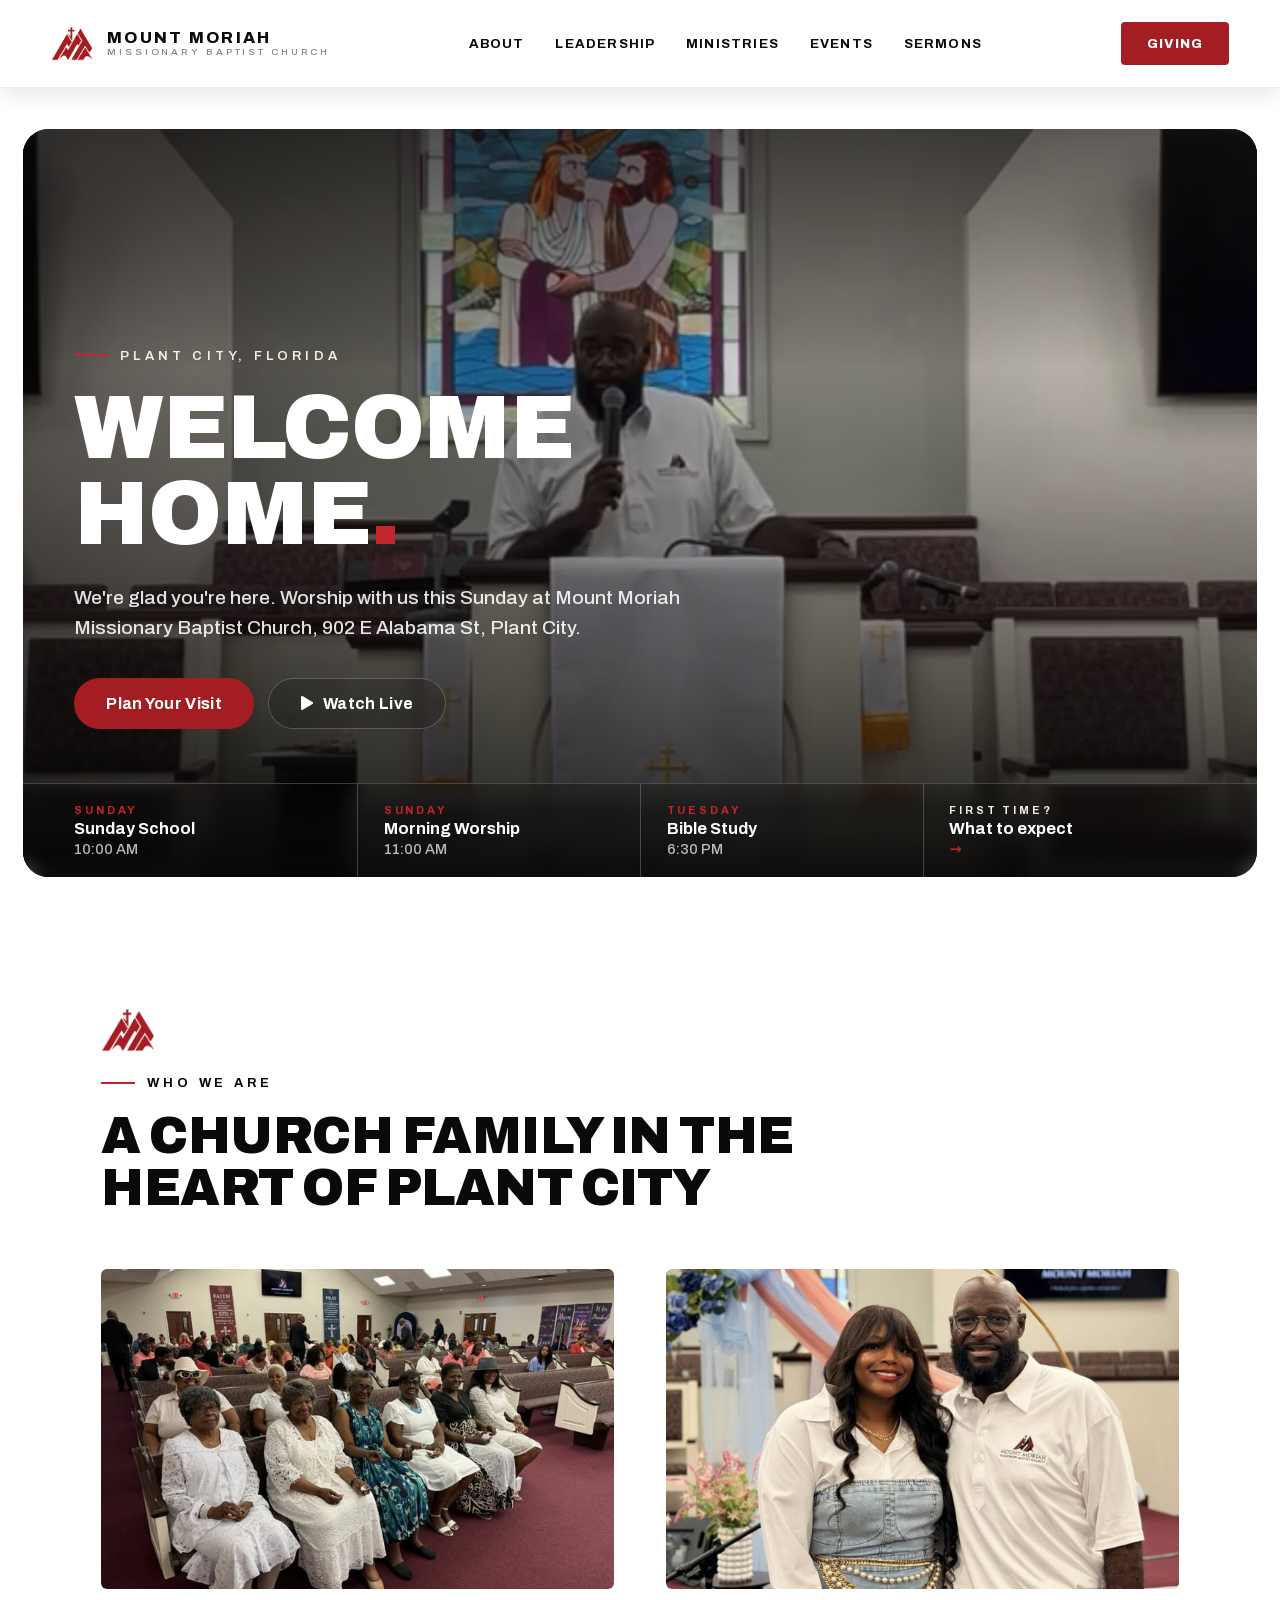
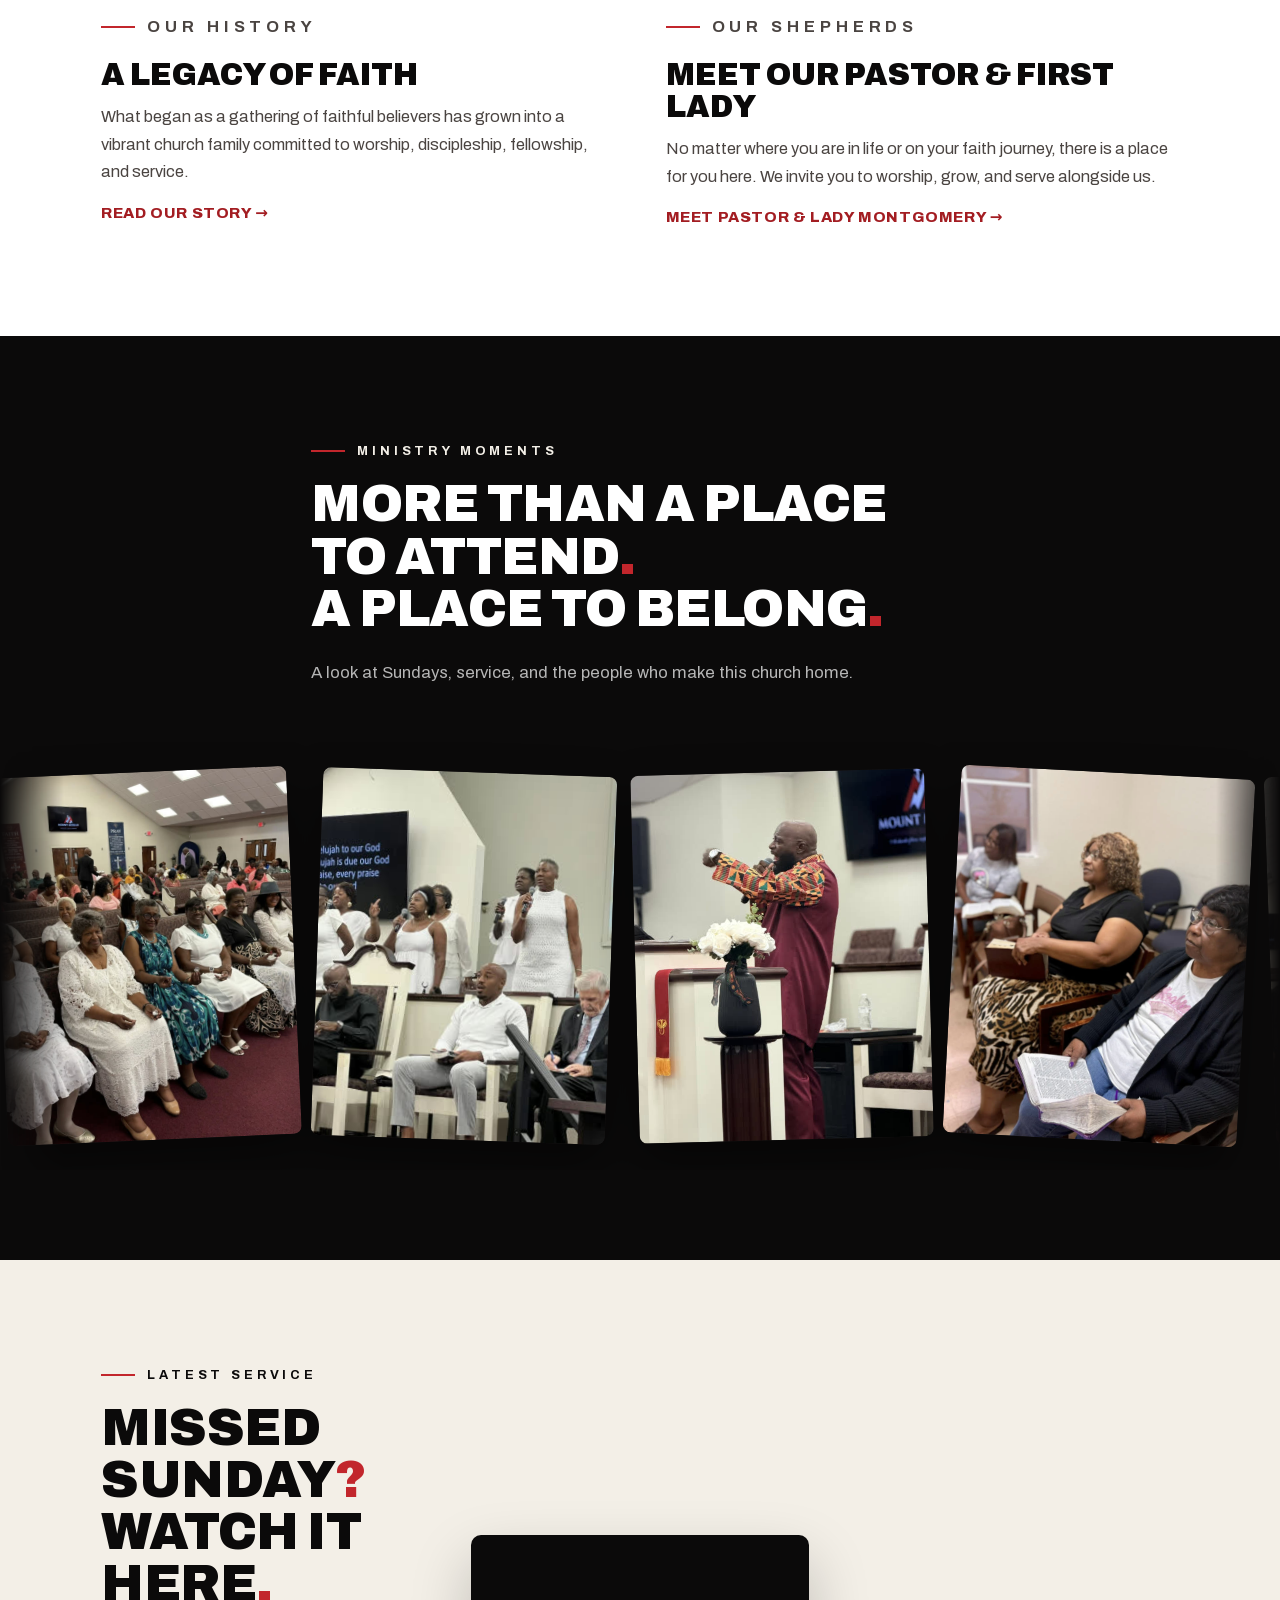
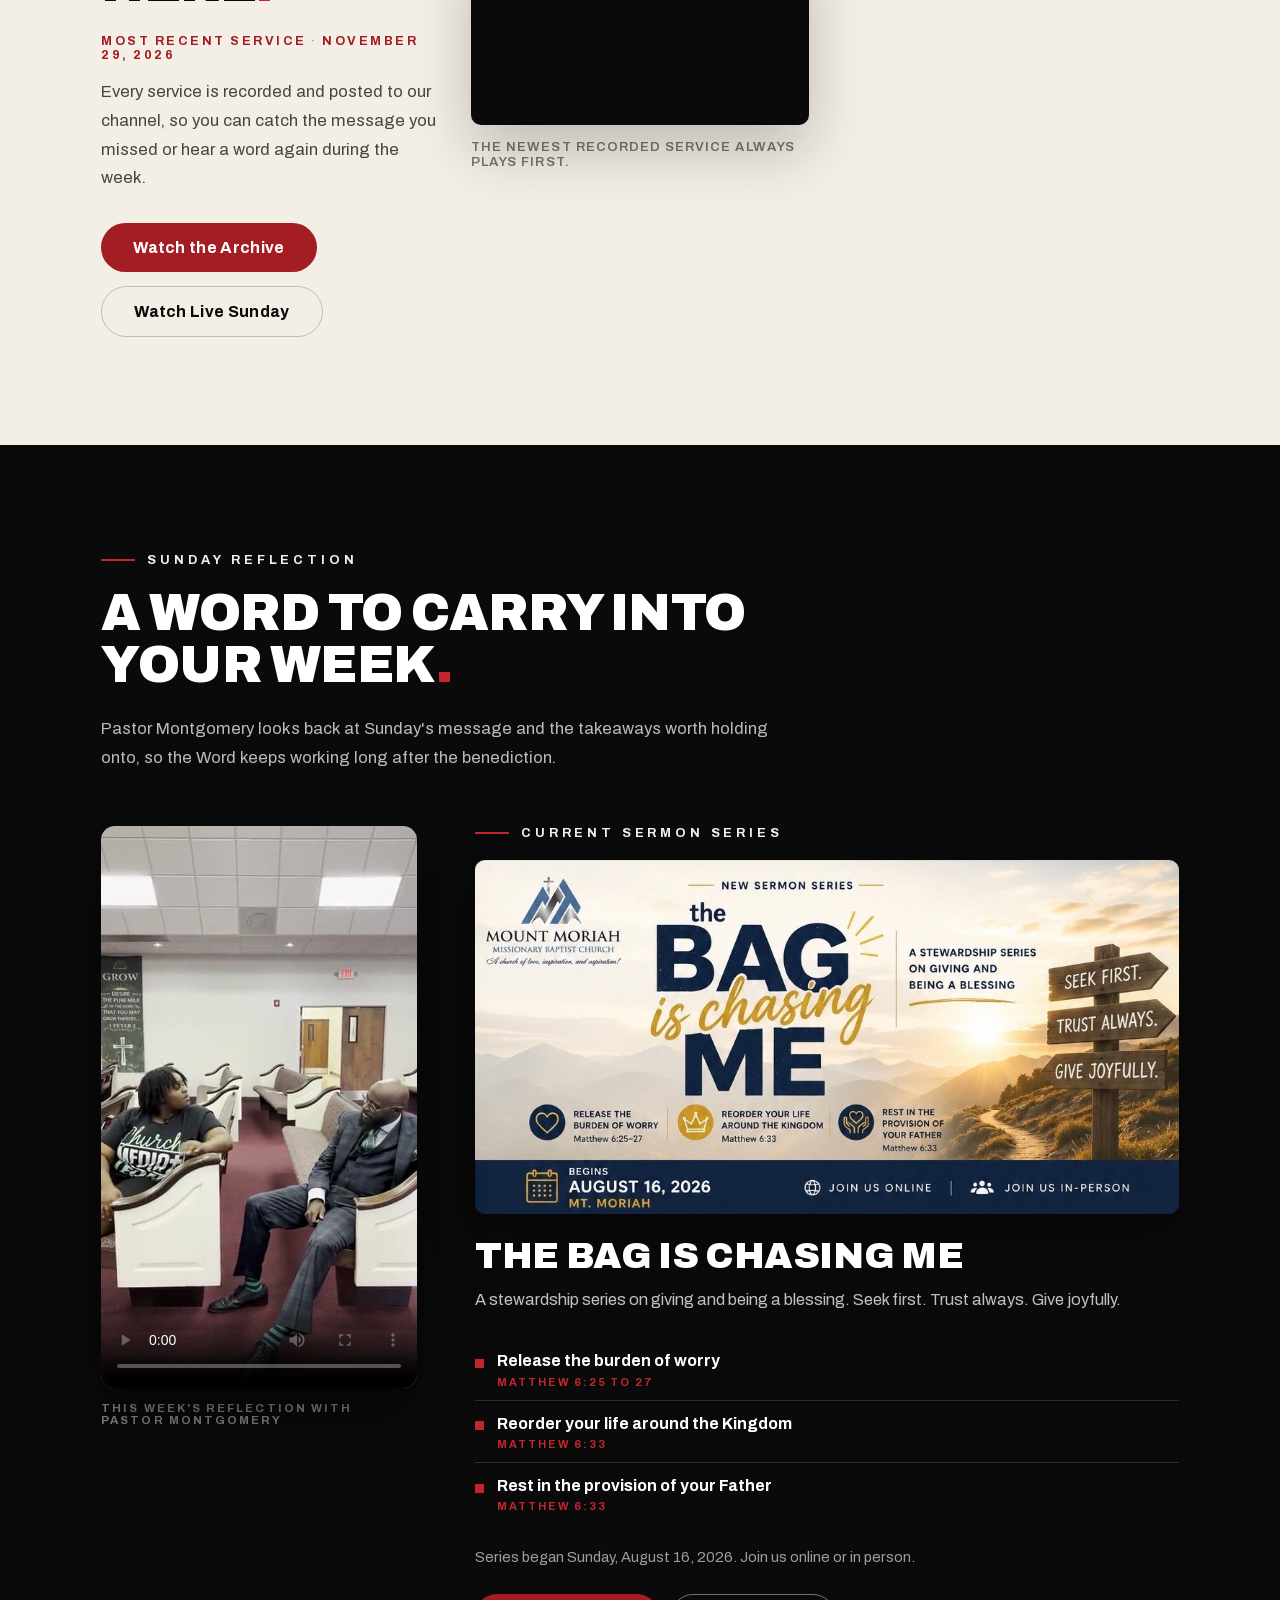
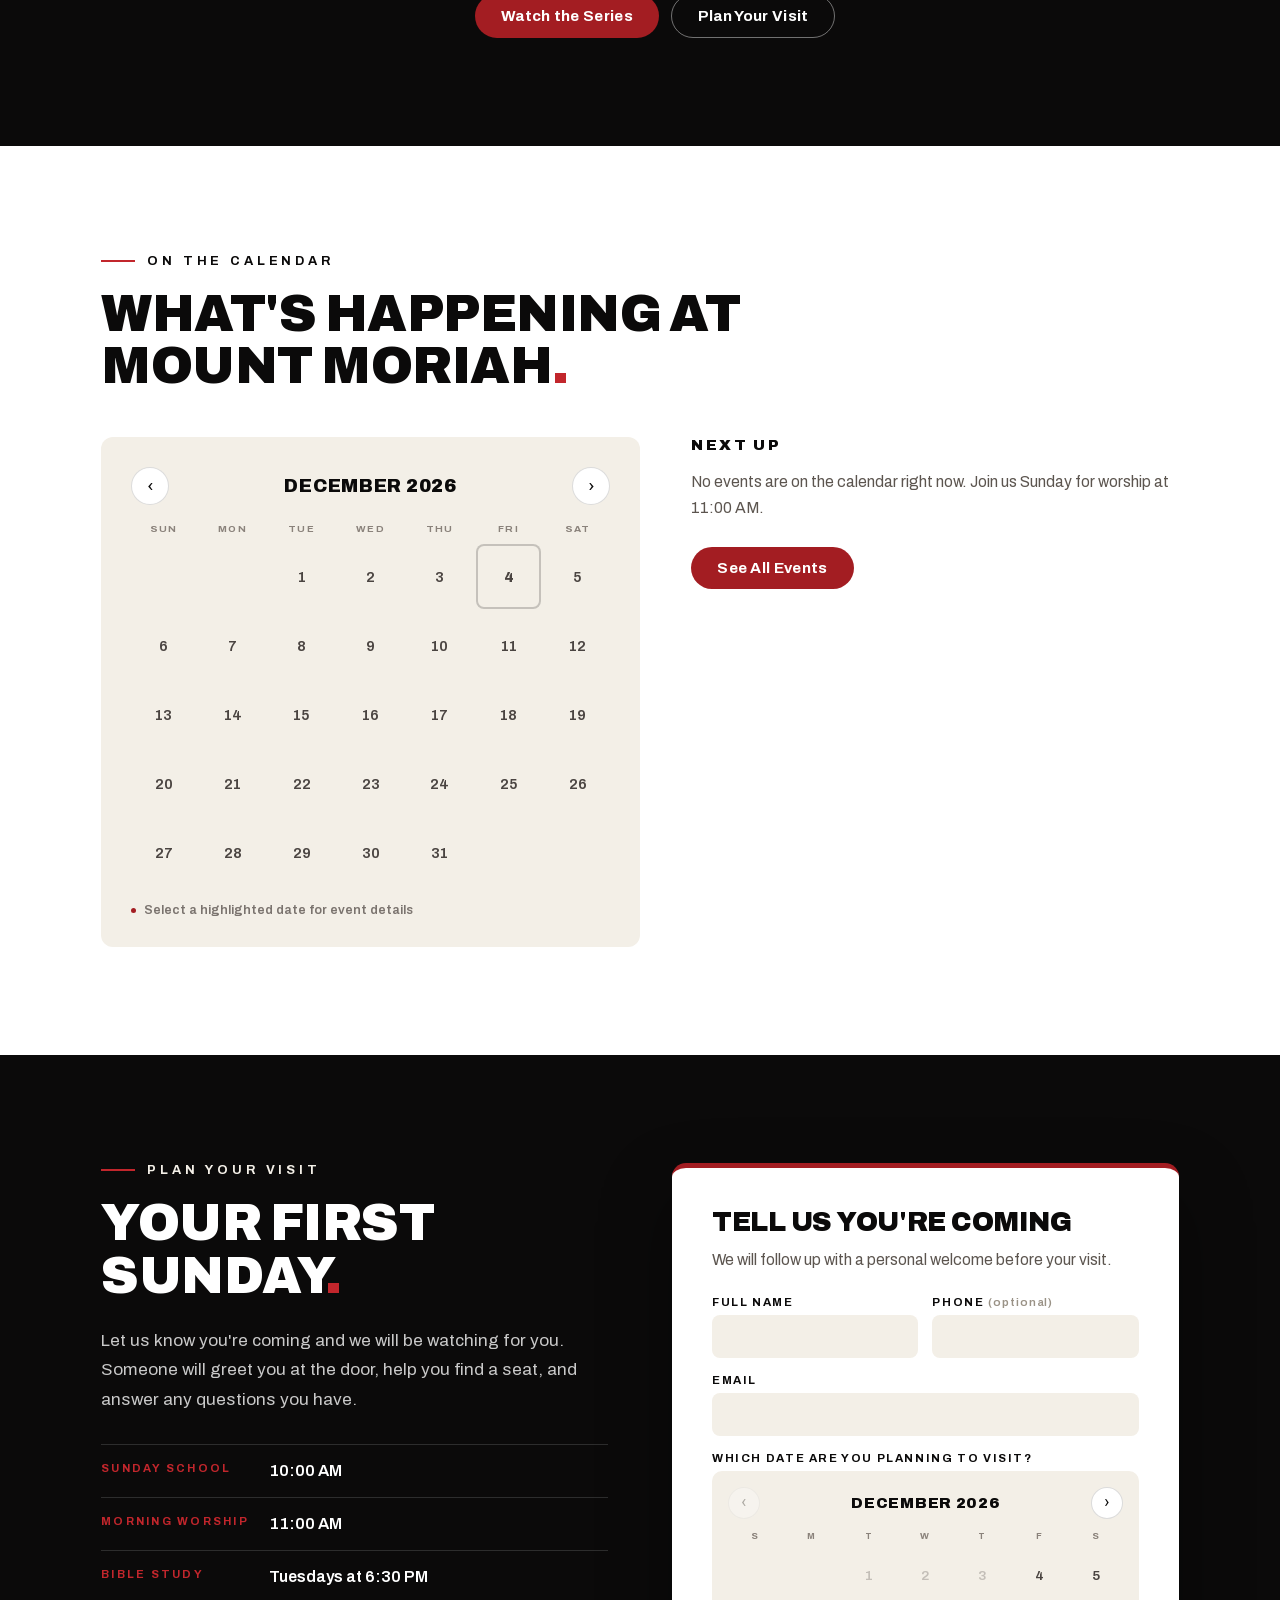
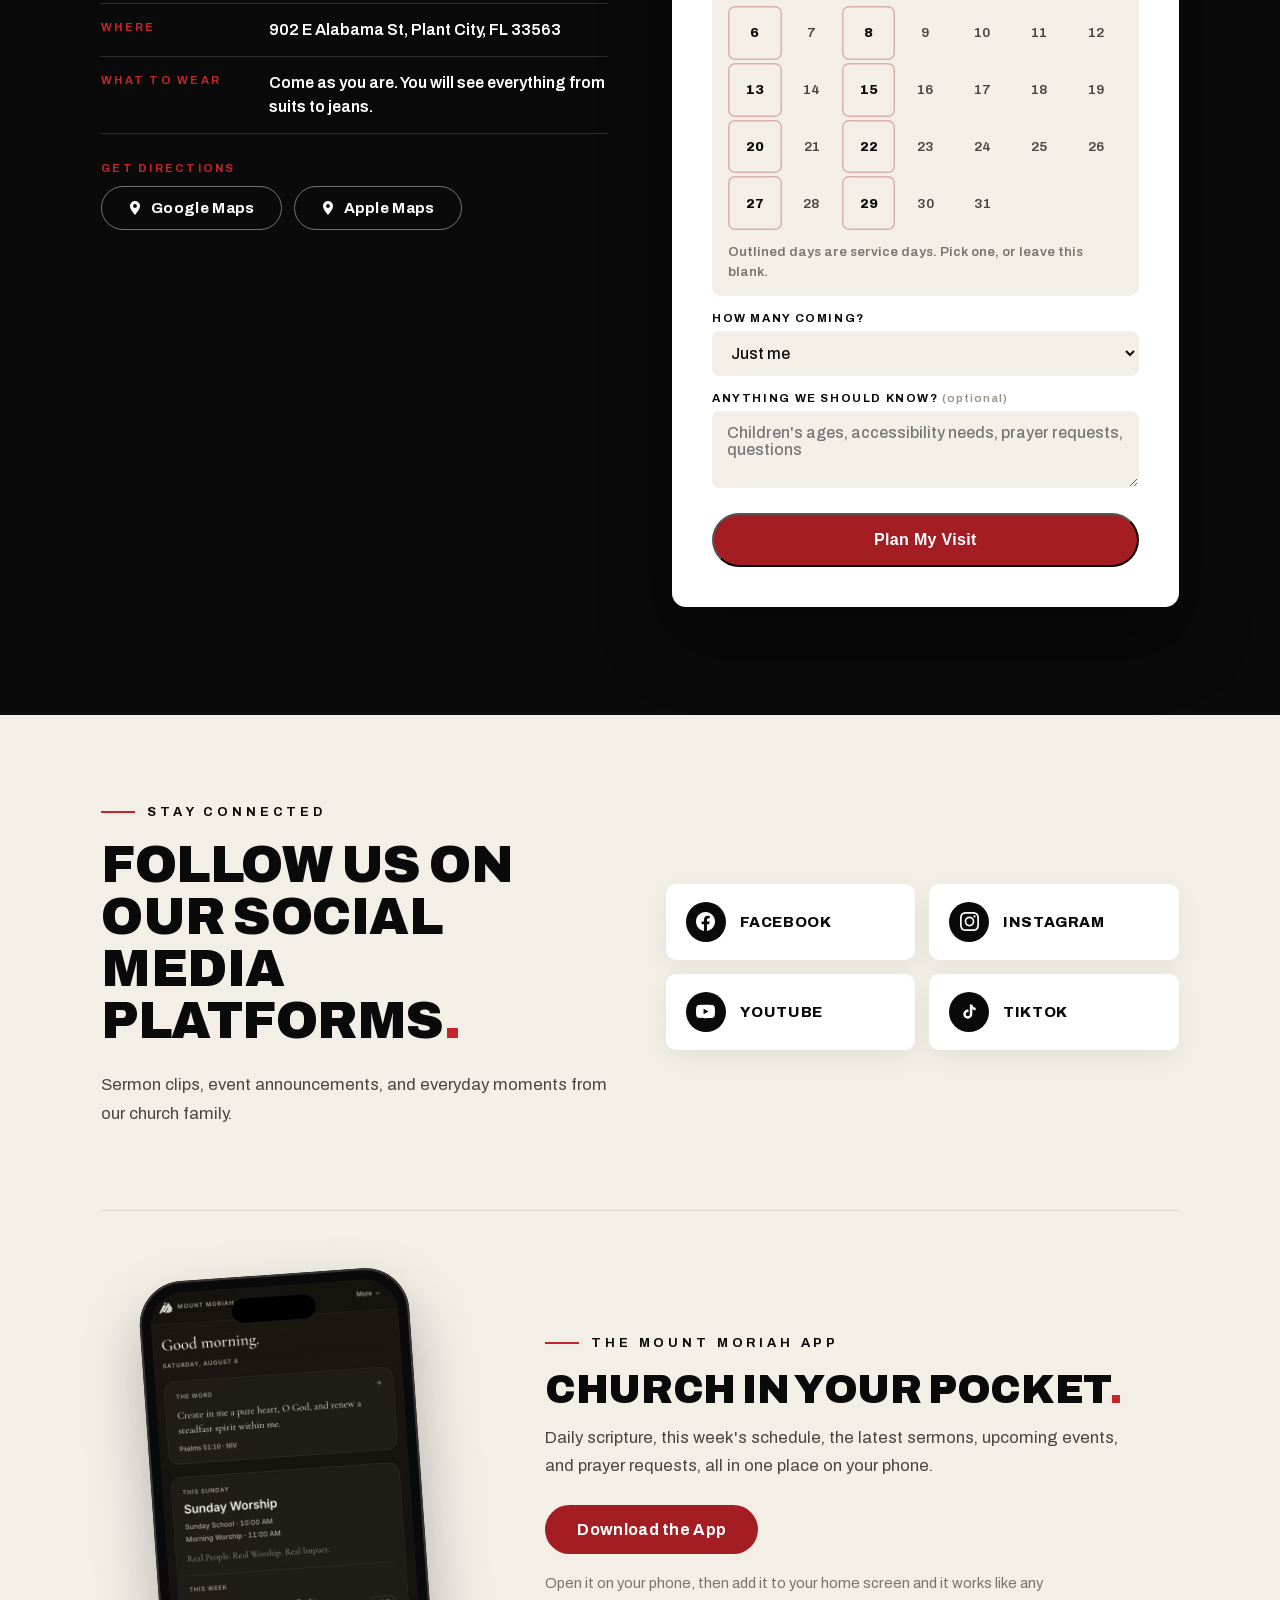
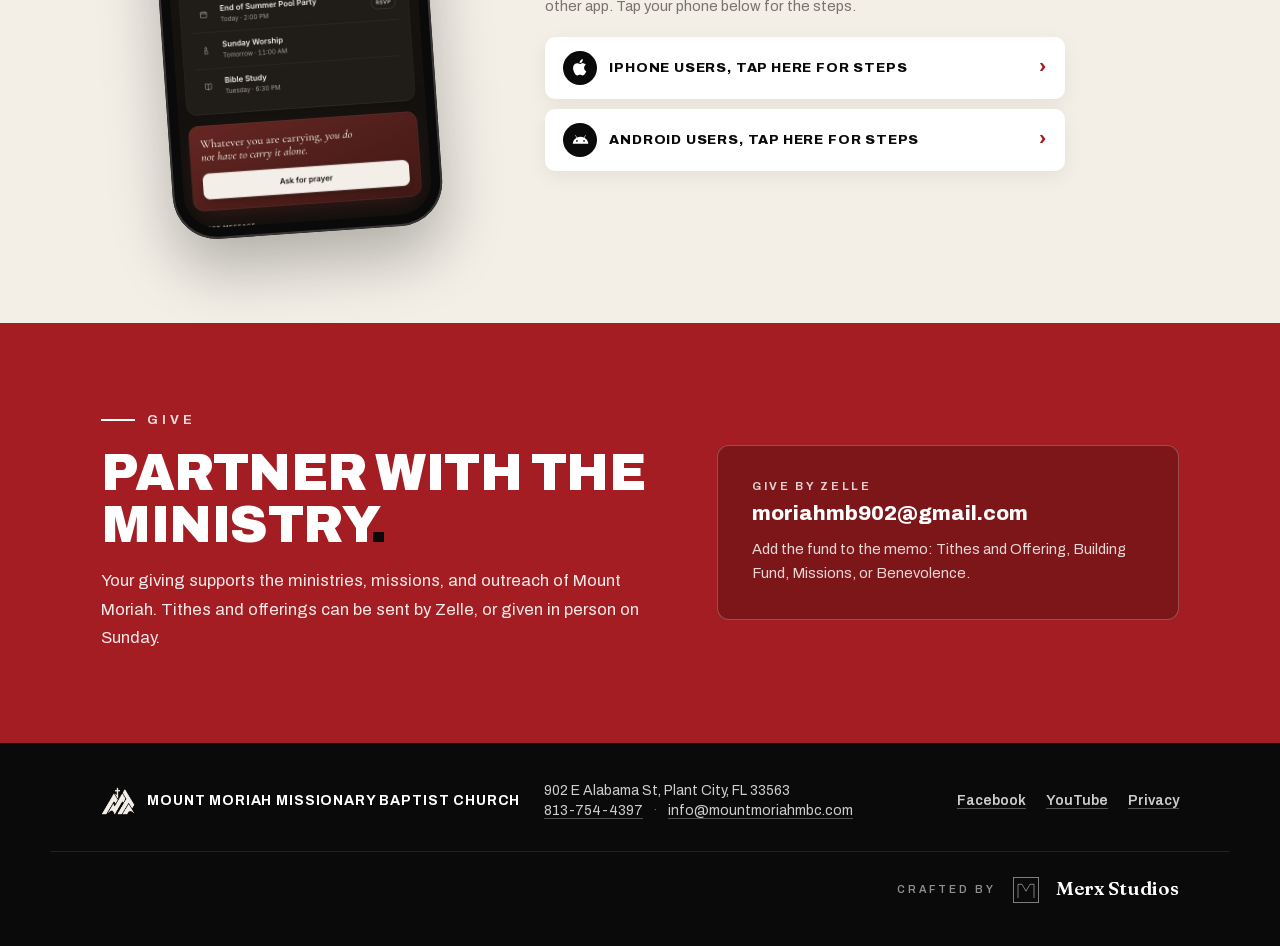
<file: index.html>
<!DOCTYPE html>
<html lang="en">
<head>
  <meta charset="UTF-8">
  <meta name="viewport" content="width=device-width, initial-scale=1.0">
  <!-- Merx Analytics: cookieless and first party (see /privacy). Plain tags on purpose:
       the daily tag check reads the served HTML. -->
  <script>window.mx=window.mx||function(){(window.mx.q=window.mx.q||[]).push(arguments)}</script>
  <script defer src="https://a.merxstudios.com/m.js" data-site="nnr5h1ox2sj6qzli"></script>
  <title>Mount Moriah Missionary Baptist Church | Plant City, FL</title>
  <meta name="description" content="Mount Moriah Missionary Baptist Church in Plant City, Florida. Join us for worship Sundays at 11 AM. 902 E Alabama St, Plant City, FL 33563.">
  <meta name="theme-color" content="#ffffff">
  <link rel="canonical" href="https://mountmoriahmbc.com/">
  <meta property="og:type" content="website">
  <meta property="og:site_name" content="Mount Moriah Missionary Baptist Church">
  <meta property="og:title" content="Mount Moriah Missionary Baptist Church | Plant City, FL">
  <meta property="og:description" content="Mount Moriah Missionary Baptist Church in Plant City, Florida. Join us for worship Sundays at 11 AM. 902 E Alabama St, Plant City, FL 33563.">
  <meta property="og:url" content="https://mountmoriahmbc.com/">
  <meta property="og:image" content="https://mountmoriahmbc.com/assets/img/hero-poster.jpg">
  <meta property="og:image:width" content="1920">
  <meta property="og:image:height" content="1080">
  <meta name="twitter:card" content="summary_large_image">
  <meta name="twitter:title" content="Mount Moriah Missionary Baptist Church | Plant City, FL">
  <meta name="twitter:description" content="Mount Moriah Missionary Baptist Church in Plant City, Florida. Join us for worship Sundays at 11 AM. 902 E Alabama St, Plant City, FL 33563.">
  <meta name="twitter:image" content="https://mountmoriahmbc.com/assets/img/hero-poster.jpg">
  <link rel="icon" type="image/png" href="assets/brand/mark-red.png">
  <link rel="preload" href="/assets/fonts/archivo-roman-latin.3ccd4df4.woff2" as="font" type="font/woff2" crossorigin>
  <link rel="stylesheet" href="assets/css/styles.css?v=202610102145">
</head>
<body>

  <header class="nav" id="top">
    <a class="nav-brand" href="#top" aria-label="Mount Moriah Missionary Baptist Church, home">
      <img class="nav-mark" src="assets/brand/mark-red.png" alt="" width="42" height="34">
      <span class="nav-wordmark">
        <span class="nav-name">Mount Moriah</span>
        <span class="nav-sub">Missionary Baptist Church</span>
      </span>
    </a>
    <nav class="nav-links" aria-label="Primary">
      <a href="/about">About</a>
      <a href="/leadership">Leadership</a>
      <a href="/ministries">Ministries</a>
      <a href="/events">Events</a>
      <a href="/sermons">Sermons</a>
    </nav>
    <div class="nav-actions">
      <a class="btn btn-red nav-cta" href="#give">Giving</a>
      <button class="nav-toggle" aria-expanded="false" aria-controls="mobile-menu" aria-label="Open menu">
        <span></span><span></span>
      </button>
    </div>
  </header>

  <div class="mobile-menu" id="mobile-menu" hidden>
    <nav aria-label="Mobile">
      <a href="/about">About</a>
      <a href="/leadership">Leadership</a>
      <a href="/ministries">Ministries</a>
      <a href="/events">Events</a>
      <a href="/sermons">Sermons</a>
      <a class="btn btn-red" href="#give">Giving</a>
    </nav>
  </div>

  <div class="hero-frame">
  <section class="hero">
    <video class="hero-video" autoplay muted loop playsinline preload="none" poster="assets/img/hero-poster.jpg" aria-hidden="true">
      <source data-src="assets/video/hero.mp4" type="video/mp4">
    </video>
    <div class="hero-shade" aria-hidden="true"></div>

    <div class="hero-inner">
      <p class="hero-eyebrow"><span class="tick" aria-hidden="true"></span>Plant City, Florida</p>
      <h1 class="hero-title">Welcome<br>home<span class="red">.</span></h1>
      <p class="hero-lede">We're glad you're here. Worship with us this Sunday at Mount&nbsp;Moriah Missionary Baptist Church, 902 E&nbsp;Alabama&nbsp;St, Plant&nbsp;City.</p>
      <div class="hero-cta">
        <a class="btn btn-red btn-lg" href="#visit" data-mx-event="plan_visit_click">Plan Your Visit</a>
        <a class="btn btn-ghost btn-lg" href="https://www.facebook.com/moriah.baptist.33" target="_blank" rel="noopener">
          <svg width="12" height="14" viewBox="0 0 12 14" fill="none" aria-hidden="true"><path d="M0 1.27C0 .3 1.05-.3 1.89.19l9.6 5.73a1.25 1.25 0 0 1 0 2.16l-9.6 5.73C1.05 14.3 0 13.7 0 12.73V1.27Z" fill="currentColor"/></svg>
          Watch Live
        </a>
      </div>
    </div>

    <div class="hero-times" role="list" aria-label="Weekly gatherings">
      <div class="time" role="listitem">
        <span class="time-day">Sunday</span>
        <span class="time-name">Sunday School</span>
        <span class="time-when">10:00 AM</span>
      </div>
      <div class="time" role="listitem">
        <span class="time-day">Sunday</span>
        <span class="time-name">Morning Worship</span>
        <span class="time-when">11:00 AM</span>
      </div>
      <div class="time" role="listitem">
        <span class="time-day">Tuesday</span>
        <span class="time-name">Bible Study</span>
        <span class="time-when">6:30 PM</span>
      </div>
      <a class="time time-link" href="#visit" role="listitem">
        <span class="time-day">First time?</span>
        <span class="time-name">What to expect</span>
        <span class="time-when arrow" aria-hidden="true">&rarr;</span>
      </a>
    </div>
  </section>
  </div>

  <section class="about-home" id="about">
    <div class="section-inner">
      <div class="about-head" data-reveal>
        <img class="about-mark" src="assets/brand/mark-red.png" alt="" width="54" height="44">
        <p class="eyebrow"><span class="tick" aria-hidden="true"></span>Who We Are</p>
        <h2 class="section-title">A church family in the heart of Plant&nbsp;City</h2>
      </div>
      <div class="about-grid">
        <article class="about-card" data-reveal>
          <a class="about-card-media" href="/about#history" tabindex="-1" aria-hidden="true">
            <img src="assets/img/congregation.jpg" srcset="assets/img/congregation-700.jpg 700w, assets/img/congregation.jpg 1102w" sizes="(max-width: 920px) calc(100vw - 40px), 506px" alt="" loading="lazy">
          </a>
          <p class="eyebrow eyebrow--small"><span class="tick" aria-hidden="true"></span>Our History</p>
          <h3>A legacy of faith</h3>
          <p>What began as a gathering of faithful believers has grown into a vibrant church family committed to worship, discipleship, fellowship, and service.</p>
          <a class="text-link" href="/about#history">Read our story<span aria-hidden="true"> &rarr;</span></a>
        </article>
        <article class="about-card" data-reveal>
          <a class="about-card-media" href="/about#pastor" tabindex="-1" aria-hidden="true">
            <img src="assets/img/pastor-firstlady.jpg" srcset="assets/img/pastor-firstlady-700.jpg 700w, assets/img/pastor-firstlady-1100.jpg 1100w, assets/img/pastor-firstlady.jpg 1600w" sizes="(max-width: 920px) calc(100vw - 40px), 506px" alt="" loading="lazy">
          </a>
          <p class="eyebrow eyebrow--small"><span class="tick" aria-hidden="true"></span>Our Shepherds</p>
          <h3>Meet our Pastor &amp; First Lady</h3>
          <p>No matter where you are in life or on your faith journey, there is a place for you here. We invite you to worship, grow, and serve alongside us.</p>
          <a class="text-link" href="/about#pastor">Meet Pastor &amp; Lady Montgomery<span aria-hidden="true"> &rarr;</span></a>
        </article>
      </div>
    </div>
  </section>

  <section class="moments" aria-label="Photos from life at Mount Moriah">
    <div class="section-inner moments-head" data-reveal>
      <p class="eyebrow eyebrow--light"><span class="tick" aria-hidden="true"></span>Ministry Moments</p>
      <h2 class="section-title">More than a place to attend<span class="red">.</span><br>A place to belong<span class="red">.</span></h2>
      <p class="moments-sub">A look at Sundays, service, and the people who make this church home.</p>
    </div>
    <div class="moments-rail">
      <div class="moments-track">
        <figure class="moment" style="--r: -2.5deg"><img src="assets/img/congregation.jpg" alt="The congregation gathered for Sunday worship" loading="lazy"></figure>
        <figure class="moment" style="--r: 2deg"><img src="assets/img/praise-team.jpg" alt="The praise team leading worship in white" loading="lazy"></figure>
        <figure class="moment" style="--r: -1.5deg"><img src="assets/img/pastor-preaching.jpg" alt="Pastor Montgomery preaching" loading="lazy"></figure>
        <figure class="moment" style="--r: 3deg"><img src="assets/img/bible-study.jpg" alt="Members studying the Bible together" loading="lazy"></figure>
        <figure class="moment" style="--r: -2deg"><img src="assets/img/deacons.jpg" alt="The men of Mount Moriah gathered in the sanctuary" loading="lazy"></figure>
        <figure class="moment" style="--r: 1.5deg"><img src="assets/img/mm-worship.jpg" alt="A moment of praise during service" loading="lazy"></figure>
        <figure class="moment" style="--r: -3deg"><img src="assets/img/pastor-pulpit.jpg" alt="Preaching from the Mount Moriah pulpit" loading="lazy"></figure>
        <figure class="moment" style="--r: 2.5deg"><img src="assets/img/mm-gathered.jpg" alt="The church family standing together in worship" loading="lazy"></figure>

        <figure class="moment" style="--r: -2.5deg" aria-hidden="true"><img src="assets/img/congregation.jpg" alt="" loading="lazy"></figure>
        <figure class="moment" style="--r: 2deg" aria-hidden="true"><img src="assets/img/praise-team.jpg" alt="" loading="lazy"></figure>
        <figure class="moment" style="--r: -1.5deg" aria-hidden="true"><img src="assets/img/pastor-preaching.jpg" alt="" loading="lazy"></figure>
        <figure class="moment" style="--r: 3deg" aria-hidden="true"><img src="assets/img/bible-study.jpg" alt="" loading="lazy"></figure>
        <figure class="moment" style="--r: -2deg" aria-hidden="true"><img src="assets/img/deacons.jpg" alt="" loading="lazy"></figure>
        <figure class="moment" style="--r: 1.5deg" aria-hidden="true"><img src="assets/img/mm-worship.jpg" alt="" loading="lazy"></figure>
        <figure class="moment" style="--r: -3deg" aria-hidden="true"><img src="assets/img/pastor-pulpit.jpg" alt="" loading="lazy"></figure>
        <figure class="moment" style="--r: 2.5deg" aria-hidden="true"><img src="assets/img/mm-gathered.jpg" alt="" loading="lazy"></figure>
      </div>
    </div>
  </section>

  <section class="sermon" id="sermons">
    <div class="section-inner sermon-grid">
      <div class="sermon-text" data-reveal>
        <p class="eyebrow"><span class="tick" aria-hidden="true"></span>Latest Service</p>
        <h2 class="section-title">Missed Sunday<span class="red">?</span><br>Watch it here<span class="red">.</span></h2>
        <p class="sermon-meta">Most recent service <span class="sermon-sep" aria-hidden="true">&middot;</span> <span id="sermon-date">this Sunday</span></p>
        <p class="sermon-sub">Every service is recorded and posted to our channel, so you can catch the message you missed or hear a word again during the week.</p>
        <div class="sermon-actions">
          <a class="btn btn-red btn-lg" href="/sermons">Watch the Archive</a>
          <a class="btn btn-outline btn-lg" href="https://www.facebook.com/moriah.baptist.33" target="_blank" rel="noopener">Watch Live Sunday</a>
        </div>
      </div>
      <div class="sermon-player" data-reveal>
        <div class="player-frame">
          <iframe
            data-src="https://www.youtube-nocookie.com/embed/videoseries?list=UUrfC6KdaZUdFrcIHmtJ0DbA&amp;rel=0&amp;enablejsapi=1&amp;origin=https://mountmoriahmbc.com"
            title="Most recent service from Mount Moriah Missionary Baptist Church"
            loading="lazy"
            allow="accelerometer; autoplay; clipboard-write; encrypted-media; gyroscope; picture-in-picture; web-share"
            referrerpolicy="strict-origin-when-cross-origin"
            allowfullscreen></iframe>
        </div>
        <p class="player-note">The newest recorded service always plays first.</p>
      </div>
    </div>
  </section>

  <section class="reflection" id="reflection">
    <div class="section-inner">
      <div class="reflection-head" data-reveal>
        <p class="eyebrow eyebrow--light"><span class="tick" aria-hidden="true"></span>Sunday Reflection</p>
        <h2 class="section-title">A word to carry into your week<span class="red">.</span></h2>
        <p class="reflection-sub">Pastor Montgomery looks back at Sunday's message and the takeaways worth holding onto, so the Word keeps working long after the benediction.</p>
      </div>

      <div class="reflection-grid">
        <div class="reflection-video" data-reveal>
          <div class="reel">
            <video
              controls
              preload="none"
              data-preload="metadata"
              playsinline
              poster="assets/img/sunday-reflection-poster.jpg"
              width="480" height="854">
              <source src="assets/video/sunday-reflection.mp4" type="video/mp4">
              Your browser cannot play this video. Please visit our YouTube channel to watch.
            </video>
          </div>
          <p class="reel-note">This week's reflection with Pastor Montgomery</p>
        </div>

        <div class="reflection-series" data-reveal>
          <p class="eyebrow eyebrow--light"><span class="tick" aria-hidden="true"></span>Current Sermon Series</p>
          <figure class="series-art">
            <img src="assets/img/sermon-series-bag.jpg"
                 alt="The Bag Is Chasing Me, a stewardship series on giving and being a blessing, began August 16, 2026"
                 width="977" height="491" loading="lazy">
          </figure>
          <h3 class="series-title">The Bag Is Chasing Me</h3>
          <p class="series-sub">A stewardship series on giving and being a blessing. Seek first. Trust always. Give joyfully.</p>
          <ul class="series-points">
            <li>
              <span class="sp-name">Release the burden of worry</span>
              <span class="sp-ref">Matthew 6:25 to 27</span>
            </li>
            <li>
              <span class="sp-name">Reorder your life around the Kingdom</span>
              <span class="sp-ref">Matthew 6:33</span>
            </li>
            <li>
              <span class="sp-name">Rest in the provision of your Father</span>
              <span class="sp-ref">Matthew 6:33</span>
            </li>
          </ul>
          <p class="series-when">Series began Sunday, August 16, 2026. Join us online or in person.</p>
          <div class="series-actions">
            <a class="btn btn-red" href="/sermons">Watch the Series</a>
            <a class="btn btn-wipe" href="#visit" data-mx-event="plan_visit_click"><span class="btn-label">Plan Your Visit</span></a>
          </div>
        </div>
      </div>
    </div>
  </section>

  <section class="events-home" id="events">
    <div class="section-inner">
      <div class="events-home-head" data-reveal>
        <p class="eyebrow"><span class="tick" aria-hidden="true"></span>On the Calendar</p>
        <h2 class="section-title">What's happening at Mount&nbsp;Moriah<span class="red">.</span></h2>
      </div>
      <div class="events-home-grid">
        <div class="cal" data-reveal>
          <div class="cal-head">
            <button class="cal-nav" id="cal-prev" type="button" aria-label="Previous month">&#8249;</button>
            <p class="cal-month" id="cal-month" aria-live="polite">Loading</p>
            <button class="cal-nav" id="cal-next" type="button" aria-label="Next month">&#8250;</button>
          </div>
          <div class="cal-grid" id="cal-grid"></div>
          <p class="cal-key"><span class="cal-dot" aria-hidden="true"></span> Select a highlighted date for event details</p>
        </div>
        <div class="upcoming" data-reveal>
          <h3 class="upcoming-title">Next up</h3>
          <div id="cal-upcoming"></div>
          <a class="btn btn-red upcoming-all" href="/events">See All Events</a>
        </div>
      </div>
    </div>
  </section>

  <section class="visit" id="visit">
    <div class="section-inner visit-grid">
      <div class="visit-text" data-reveal>
        <p class="eyebrow eyebrow--light"><span class="tick" aria-hidden="true"></span>Plan Your Visit</p>
        <h2 class="section-title">Your first Sunday<span class="red">.</span></h2>
        <p class="visit-sub">Let us know you're coming and we will be watching for you. Someone will greet you at the door, help you find a seat, and answer any questions you have.</p>
        <ul class="visit-facts">
          <li>
            <span class="vf-label">Sunday School</span>
            <span class="vf-value">10:00 AM</span>
          </li>
          <li>
            <span class="vf-label">Morning Worship</span>
            <span class="vf-value">11:00 AM</span>
          </li>
          <li>
            <span class="vf-label">Bible Study</span>
            <span class="vf-value">Tuesdays at 6:30 PM</span>
          </li>
          <li>
            <span class="vf-label">Where</span>
            <span class="vf-value">902 E Alabama St, Plant City, FL 33563</span>
          </li>
          <li>
            <span class="vf-label">What to wear</span>
            <span class="vf-value">Come as you are. You will see everything from suits to jeans.</span>
          </li>
        </ul>
        <p class="visit-maps-label">Get directions</p>
        <div class="visit-maps">
          <a class="btn btn-wipe" href="https://maps.google.com/?q=Mount+Moriah+Missionary+Baptist+Church,+902+E+Alabama+St,+Plant+City,+FL+33563" target="_blank" rel="noopener">
            <span class="btn-label">
              <svg width="14" height="14" viewBox="0 0 14 14" fill="none" aria-hidden="true"><path d="M7 0a5 5 0 0 0-5 5c0 3.6 5 9 5 9s5-5.4 5-9a5 5 0 0 0-5-5Zm0 6.9A1.9 1.9 0 1 1 7 3.1a1.9 1.9 0 0 1 0 3.8Z" fill="currentColor"/></svg>
              Google Maps
            </span>
          </a>
          <a class="btn btn-wipe" href="https://maps.apple.com/?q=Mount+Moriah+Missionary+Baptist+Church,+902+E+Alabama+St,+Plant+City,+FL+33563" target="_blank" rel="noopener">
            <span class="btn-label">
              <svg width="14" height="14" viewBox="0 0 14 14" fill="none" aria-hidden="true"><path d="M7 0a5 5 0 0 0-5 5c0 3.6 5 9 5 9s5-5.4 5-9a5 5 0 0 0-5-5Zm0 6.9A1.9 1.9 0 1 1 7 3.1a1.9 1.9 0 0 1 0 3.8Z" fill="currentColor"/></svg>
              Apple Maps
            </span>
          </a>
        </div>
      </div>

      <div class="visit-card" data-reveal>
        <div id="visit-form-wrap">
          <h3 class="visit-card-title">Tell us you're coming</h3>
          <p class="visit-card-sub">We will follow up with a personal welcome before your visit.</p>
          <form id="visit-form" novalidate>
            <input type="checkbox" name="botcheck" class="hp-field" tabindex="-1" aria-hidden="true">
            <div class="field-row">
              <div class="field">
                <label for="vf-name">Full name</label>
                <input id="vf-name" name="name" type="text" autocomplete="name" required>
              </div>
              <div class="field">
                <label for="vf-phone">Phone <span class="opt">(optional)</span></label>
                <input id="vf-phone" name="phone" type="tel" autocomplete="tel">
              </div>
            </div>
            <div class="field">
              <label for="vf-email">Email</label>
              <input id="vf-email" name="email" type="email" autocomplete="email" required>
            </div>
            <div class="field">
              <span class="field-label" id="vf-date-label">Which date are you planning to visit?</span>
              <div class="dp" role="group" aria-labelledby="vf-date-label">
                <div class="dp-head">
                  <button class="dp-nav" id="dp-prev" type="button" aria-label="Previous month">&#8249;</button>
                  <p class="dp-month" id="dp-month" aria-live="polite">Loading</p>
                  <button class="dp-nav" id="dp-next" type="button" aria-label="Next month">&#8250;</button>
                </div>
                <div class="dp-grid" id="dp-grid"></div>
                <div class="dp-foot">
                  <p class="dp-selected" id="dp-selected">Outlined days are service days. Pick one, or leave this blank.</p>
                  <button class="dp-clear" id="dp-clear" type="button" hidden>Clear</button>
                </div>
              </div>
              <input type="hidden" name="visiting" id="vf-visiting" value="Still deciding">
            </div>
            <div class="field">
              <label for="vf-party">How many coming?</label>
              <select id="vf-party" name="party">
                <option>Just me</option>
                <option>2</option>
                <option>3 to 4</option>
                <option>5 or more</option>
              </select>
            </div>
            <div class="field">
              <label for="vf-message">Anything we should know? <span class="opt">(optional)</span></label>
              <textarea id="vf-message" name="message" rows="3" placeholder="Children's ages, accessibility needs, prayer requests, questions"></textarea>
            </div>
            <p class="form-error" id="visit-error" hidden>Something went wrong sending your form. Please try again, or call the church office and we will be glad to help.</p>
            <button class="btn btn-red btn-lg form-submit" type="submit">Plan My Visit</button>
          </form>
        </div>

        <div class="visit-success" id="visit-success" hidden>
          <span class="success-mark" aria-hidden="true">
            <svg width="26" height="20" viewBox="0 0 26 20" fill="none"><path d="M2 10.5L9.5 18L24 2" stroke="currentColor" stroke-width="4" stroke-linecap="round" stroke-linejoin="round"/></svg>
          </span>
          <h3 class="visit-card-title">We can't wait to meet you<span class="red">.</span></h3>
          <p class="visit-card-sub">Your information is on the way to our church office and someone will reach out with a personal welcome. See you Sunday.</p>
        </div>
      </div>
    </div>
  </section>

  <section class="social" id="social">
    <div class="section-inner social-inner" data-reveal>
      <div class="social-text">
        <p class="eyebrow"><span class="tick" aria-hidden="true"></span>Stay Connected</p>
        <h2 class="section-title">Follow us on our social media platforms<span class="red">.</span></h2>
        <p class="social-sub">Sermon clips, event announcements, and everyday moments from our church family.</p>
      </div>
      <ul class="social-links">
        <li>
          <a href="https://www.facebook.com/moriah.baptist.33" target="_blank" rel="noopener" aria-label="Mount Moriah on Facebook">
            <span class="s-icon" aria-hidden="true">
              <svg viewBox="0 0 24 24" fill="currentColor"><path d="M24 12.07C24 5.4 18.63 0 12 0S0 5.4 0 12.07C0 18.1 4.39 23.1 10.13 24v-8.44H7.08v-3.49h3.05V9.41c0-3.02 1.79-4.69 4.53-4.69 1.31 0 2.69.24 2.69.24v2.96h-1.52c-1.49 0-1.96.93-1.96 1.89v2.26h3.33l-.53 3.49h-2.8V24C19.61 23.1 24 18.1 24 12.07Z"/></svg>
            </span>
            <span class="s-name">Facebook</span>
          </a>
        </li>
        <li>
          <a href="https://www.instagram.com/mountmoriahplantcity" target="_blank" rel="noopener" aria-label="Mount Moriah on Instagram">
            <span class="s-icon" aria-hidden="true">
              <svg viewBox="0 0 24 24" fill="currentColor"><path d="M12 2.16c3.2 0 3.58.01 4.85.07 1.17.05 1.8.25 2.23.41.56.22.96.48 1.38.9.42.42.68.82.9 1.38.16.42.36 1.06.41 2.23.06 1.27.07 1.65.07 4.85s-.01 3.58-.07 4.85c-.05 1.17-.25 1.8-.41 2.23-.22.56-.48.96-.9 1.38-.42.42-.82.68-1.38.9-.42.16-1.06.36-2.23.41-1.27.06-1.65.07-4.85.07s-3.58-.01-4.85-.07c-1.17-.05-1.8-.25-2.23-.41a3.8 3.8 0 0 1-1.38-.9 3.8 3.8 0 0 1-.9-1.38c-.16-.42-.36-1.06-.41-2.23C2.17 15.58 2.16 15.2 2.16 12s.01-3.58.07-4.85c.05-1.17.25-1.8.41-2.23.22-.56.48-.96.9-1.38.42-.42.82-.68 1.38-.9.42-.16 1.06-.36 2.23-.41C8.42 2.17 8.8 2.16 12 2.16ZM12 0C8.74 0 8.33.01 7.05.07 5.78.13 4.9.33 4.14.63c-.79.3-1.46.72-2.13 1.38A5.9 5.9 0 0 0 .63 4.14c-.3.76-.5 1.64-.56 2.91C.01 8.33 0 8.74 0 12s.01 3.67.07 4.95c.06 1.27.26 2.15.56 2.91.3.79.72 1.46 1.38 2.13a5.9 5.9 0 0 0 2.13 1.38c.76.3 1.64.5 2.91.56C8.33 23.99 8.74 24 12 24s3.67-.01 4.95-.07c1.27-.06 2.15-.26 2.91-.56a5.9 5.9 0 0 0 2.13-1.38 5.9 5.9 0 0 0 1.38-2.13c.3-.76.5-1.64.56-2.91.06-1.28.07-1.69.07-4.95s-.01-3.67-.07-4.95c-.06-1.27-.26-2.15-.56-2.91a5.9 5.9 0 0 0-1.38-2.13A5.9 5.9 0 0 0 19.86.63c-.76-.3-1.64-.5-2.91-.56C15.67.01 15.26 0 12 0Zm0 5.84a6.16 6.16 0 1 0 0 12.32 6.16 6.16 0 0 0 0-12.32ZM12 16a4 4 0 1 1 0-8 4 4 0 0 1 0 8Zm7.85-10.4a1.44 1.44 0 1 1-2.88 0 1.44 1.44 0 0 1 2.88 0Z"/></svg>
            </span>
            <span class="s-name">Instagram</span>
          </a>
        </li>
        <li>
          <a href="https://www.youtube.com/@Mountmoriahmbcplantcity" target="_blank" rel="noopener" aria-label="Mount Moriah on YouTube">
            <span class="s-icon" aria-hidden="true">
              <svg viewBox="0 0 24 24" fill="currentColor"><path d="M23.5 6.19a3.02 3.02 0 0 0-2.12-2.14C19.5 3.55 12 3.55 12 3.55s-7.5 0-9.38.5A3.02 3.02 0 0 0 .5 6.19C0 8.07 0 12 0 12s0 3.93.5 5.81a3.02 3.02 0 0 0 2.12 2.14c1.88.5 9.38.5 9.38.5s7.5 0 9.38-.5a3.02 3.02 0 0 0 2.12-2.14C24 15.93 24 12 24 12s0-3.93-.5-5.81ZM9.55 15.57V8.43L15.82 12l-6.27 3.57Z"/></svg>
            </span>
            <span class="s-name">YouTube</span>
          </a>
        </li>
        <li>
          <a href="https://www.tiktok.com/@mt.moriahbc.pc902" target="_blank" rel="noopener" aria-label="Mount Moriah on TikTok">
            <span class="s-icon" aria-hidden="true">
              <svg viewBox="0 0 24 24" fill="currentColor"><path d="M16.6 5.82A4.28 4.28 0 0 1 15.54 3h-3.09v12.4a2.59 2.59 0 0 1-2.59 2.5 2.59 2.59 0 1 1 .77-5.06V9.68a5.67 5.67 0 0 0-.77-.05A5.7 5.7 0 1 0 15.54 15.4V9.01a7.35 7.35 0 0 0 4.3 1.38V7.3a4.29 4.29 0 0 1-3.24-1.48Z"/></svg>
            </span>
            <span class="s-name">TikTok</span>
          </a>
        </li>
      </ul>
    </div>
    <div class="section-inner">

    <div class="app-row" id="app">
      <div class="app-phone" data-reveal>
        <div class="iphone">
          <span class="iphone-island" aria-hidden="true"></span>
          <img src="assets/img/app-screen.jpg" alt="The Mount Moriah app home screen showing the daily verse and this week's schedule" width="516" height="1118" loading="lazy">
        </div>
      </div>
      <div class="app-text" data-reveal>
        <p class="eyebrow"><span class="tick" aria-hidden="true"></span>The Mount Moriah App</p>
        <h3 class="app-title">Church in your pocket<span class="red">.</span></h3>
        <p class="app-sub">Daily scripture, this week's schedule, the latest sermons, upcoming events, and prayer requests, all in one place on your phone.</p>
        <div class="app-actions">
          <a class="btn btn-red btn-lg" href="https://mt-moriah.vercel.app/" target="_blank" rel="noopener">Download the App</a>
        </div>
        <p class="app-note">Open it on your phone, then add it to your home screen and it works like any other app. Tap your phone below for the steps.</p>
        <div class="install-group">
          <details class="install">
            <summary>
              <span class="install-icon" aria-hidden="true"><svg viewBox="0 0 24 24" fill="currentColor"><path d="M17.05 12.54c-.03-2.89 2.36-4.27 2.47-4.34-1.35-1.97-3.44-2.24-4.18-2.27-1.78-.18-3.47 1.05-4.37 1.05-.9 0-2.29-1.02-3.77-1-1.94.03-3.72 1.13-4.72 2.86-2.01 3.49-.51 8.66 1.45 11.49.96 1.39 2.1 2.94 3.6 2.89 1.45-.06 1.99-.93 3.74-.93s2.24.93 3.77.9c1.56-.03 2.54-1.41 3.49-2.8 1.1-1.61 1.55-3.17 1.58-3.25-.04-.02-3.03-1.16-3.06-4.6ZM14.16 4.06c.8-.97 1.34-2.32 1.19-3.66-1.15.05-2.55.77-3.38 1.74-.74.85-1.39 2.23-1.22 3.54 1.29.1 2.6-.65 3.41-1.62Z"/></svg></span>
              iPhone users, tap here for steps
              <span class="install-chevron" aria-hidden="true">&#8250;</span>
            </summary>
            <ol class="install-steps">
              <li>Tap <strong>Download the App</strong> above. It opens in Safari.</li>
              <li>Tap the <strong>Share</strong> button at the bottom of Safari, the square with the arrow pointing up.</li>
              <li>Scroll down the list and tap <strong>Add to Home Screen</strong>.</li>
              <li>Tap <strong>Add</strong> in the top corner. The Mount Moriah app now lives on your home screen.</li>
            </ol>
          </details>
          <details class="install">
            <summary>
              <span class="install-icon" aria-hidden="true"><svg viewBox="0 0 24 24" fill="currentColor"><path d="M17.6 9.48l1.84-3.18a.38.38 0 0 0-.66-.38l-1.86 3.22a11.27 11.27 0 0 0-9.84 0L5.22 5.92a.38.38 0 0 0-.66.38L6.4 9.48A10.75 10.75 0 0 0 1 18h22a10.75 10.75 0 0 0-5.4-8.52ZM7 15.25a1.25 1.25 0 1 1 1.25-1.25A1.25 1.25 0 0 1 7 15.25Zm10 0a1.25 1.25 0 1 1 1.25-1.25A1.25 1.25 0 0 1 17 15.25Z"/></svg></span>
              Android users, tap here for steps
              <span class="install-chevron" aria-hidden="true">&#8250;</span>
            </summary>
            <ol class="install-steps">
              <li>Tap <strong>Download the App</strong> above. It opens in Chrome.</li>
              <li>Tap the <strong>three dots</strong> menu in the top corner of Chrome.</li>
              <li>Tap <strong>Add to Home screen</strong>, or <strong>Install app</strong> if you see it.</li>
              <li>Confirm, and the Mount Moriah app appears on your home screen.</li>
            </ol>
          </details>
        </div>
      </div>
    </div>
    </div>
  </section>

  <section class="give" id="give">
    <div class="section-inner give-inner" data-reveal>
      <div class="give-text">
        <p class="eyebrow eyebrow--light"><span class="tick" aria-hidden="true"></span>Give</p>
        <h2 class="section-title">Partner with the ministry<span class="dot">.</span></h2>
        <p class="give-sub">Your giving supports the ministries, missions, and outreach of Mount Moriah. Tithes and offerings can be sent by Zelle, or given in person on Sunday.</p>
      </div>
      <div class="give-card">
        <p class="give-label">Give by Zelle</p>
        <p class="give-value">moriahmb902@gmail.com</p>
        <p class="give-note">Add the fund to the memo: Tithes and Offering, Building Fund, Missions, or Benevolence.</p>
      </div>
    </div>
  </section>

  <footer class="footer">
    <div class="footer-inner">
      <div class="footer-brand">
        <img src="assets/brand/mark-bone.png" alt="" width="34" height="28">
        <span>Mount Moriah Missionary Baptist Church</span>
      </div>
      <div class="footer-contact">
        <p class="footer-addr">902 E Alabama St, Plant City, FL 33563</p>
        <p class="footer-reach">
          <a href="tel:+18137544397">813-754-4397</a>
          <span class="footer-dot" aria-hidden="true">&middot;</span>
          <a href="mailto:info@mountmoriahmbc.com">info@mountmoriahmbc.com</a>
        </p>
      </div>
      <div class="footer-links">
        <a href="https://www.facebook.com/moriah.baptist.33" target="_blank" rel="noopener">Facebook</a>
        <a href="https://www.youtube.com/@Mountmoriahmbcplantcity" target="_blank" rel="noopener">YouTube</a>
        <a href="/privacy">Privacy</a>
      </div>
    </div>
    <div class="footer-credit">
      <a class="merx" href="https://merxstudios.com" target="_blank" rel="noopener">
        <span class="merx-by">Crafted by</span>
        <svg class="merx-mark" width="32" height="32" viewBox="0 0 56 56" xmlns="http://www.w3.org/2000/svg" aria-hidden="true">
          <rect x="6" y="6" width="44" height="44" fill="none" stroke="currentColor" stroke-width="1.5"/>
          <path d="M14 42 L14 18 L21 18 L28 30 L35 18 L42 18 L42 42" fill="none" stroke="currentColor" stroke-width="1.5" stroke-linejoin="miter"/>
        </svg>
        <span class="merx-name">Merx Studios</span>
      </a>
    </div>
  </footer>

  <script src="assets/js/site.js?v=202610102145"></script>
  <script src="assets/js/events-data.js?v=202610102145"></script>
  <script src="assets/js/home.js?v=202610102145"></script>
</body>
</html>
</file>
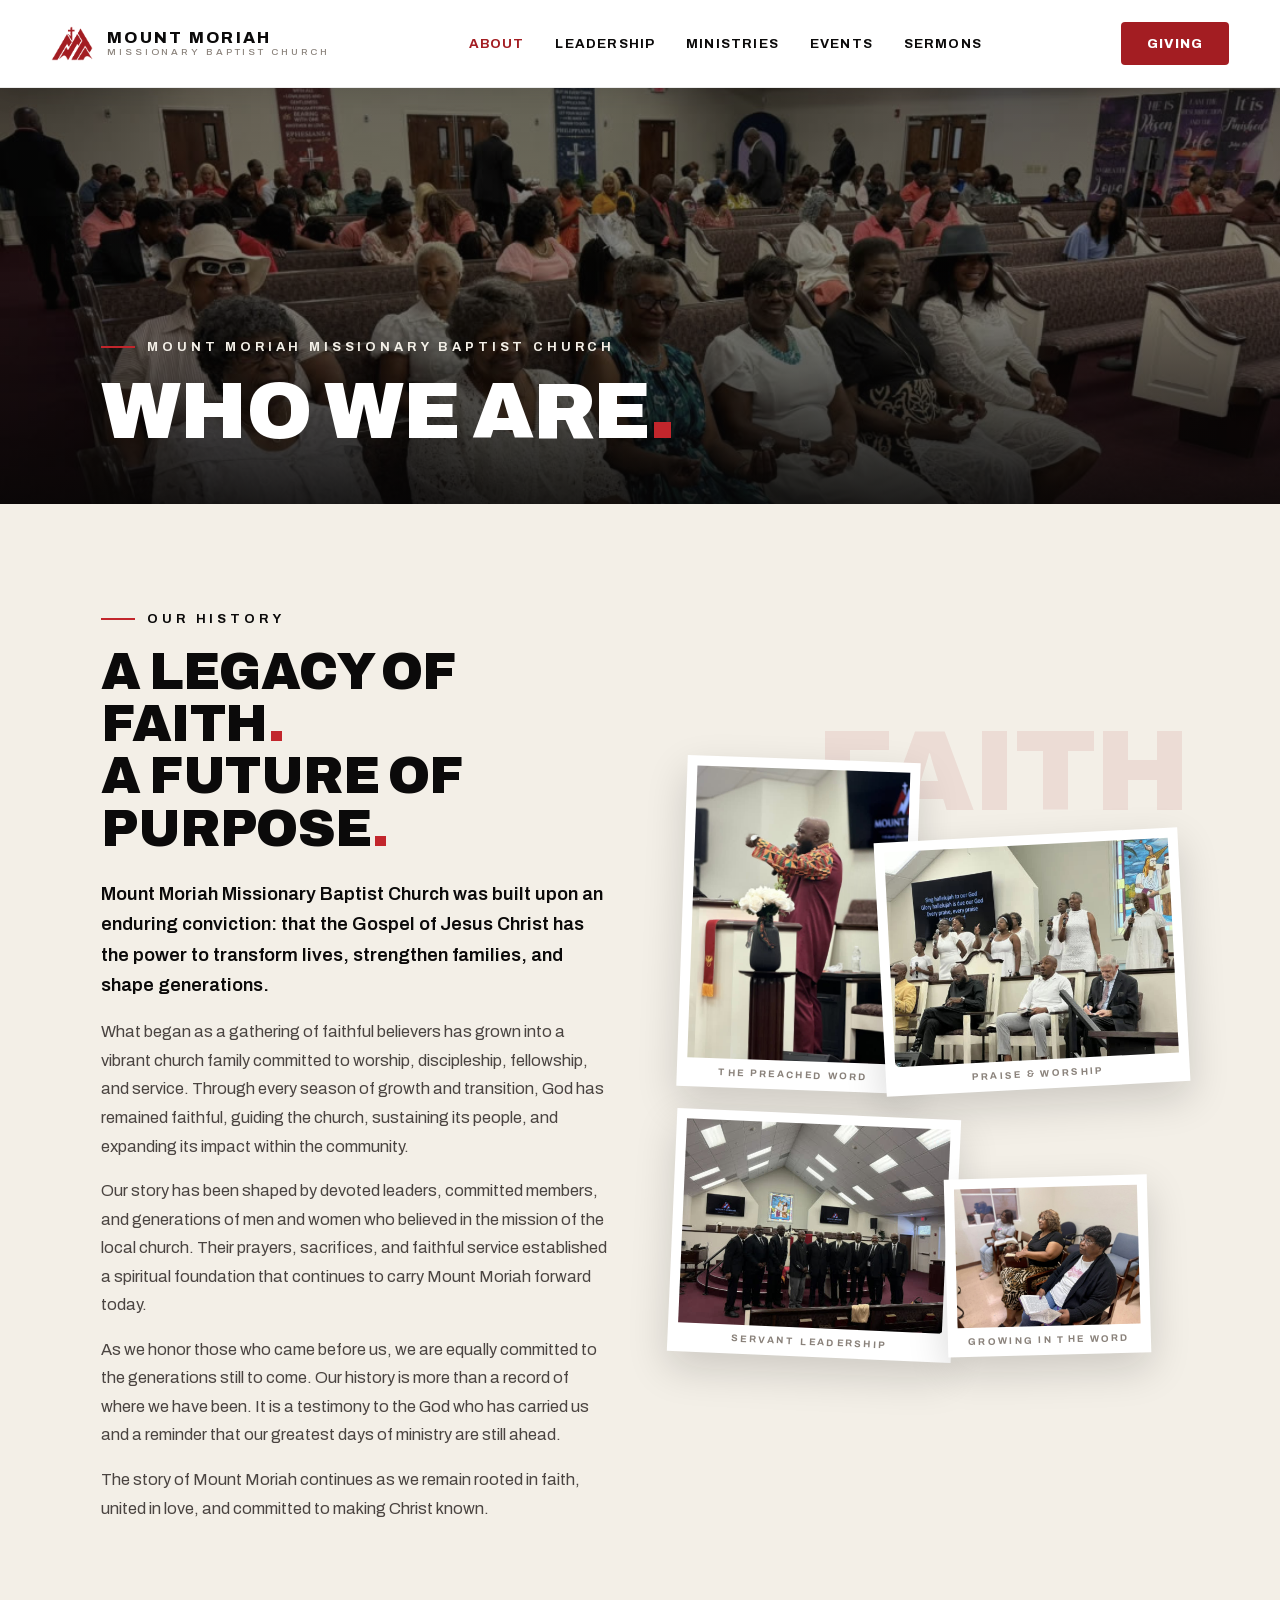
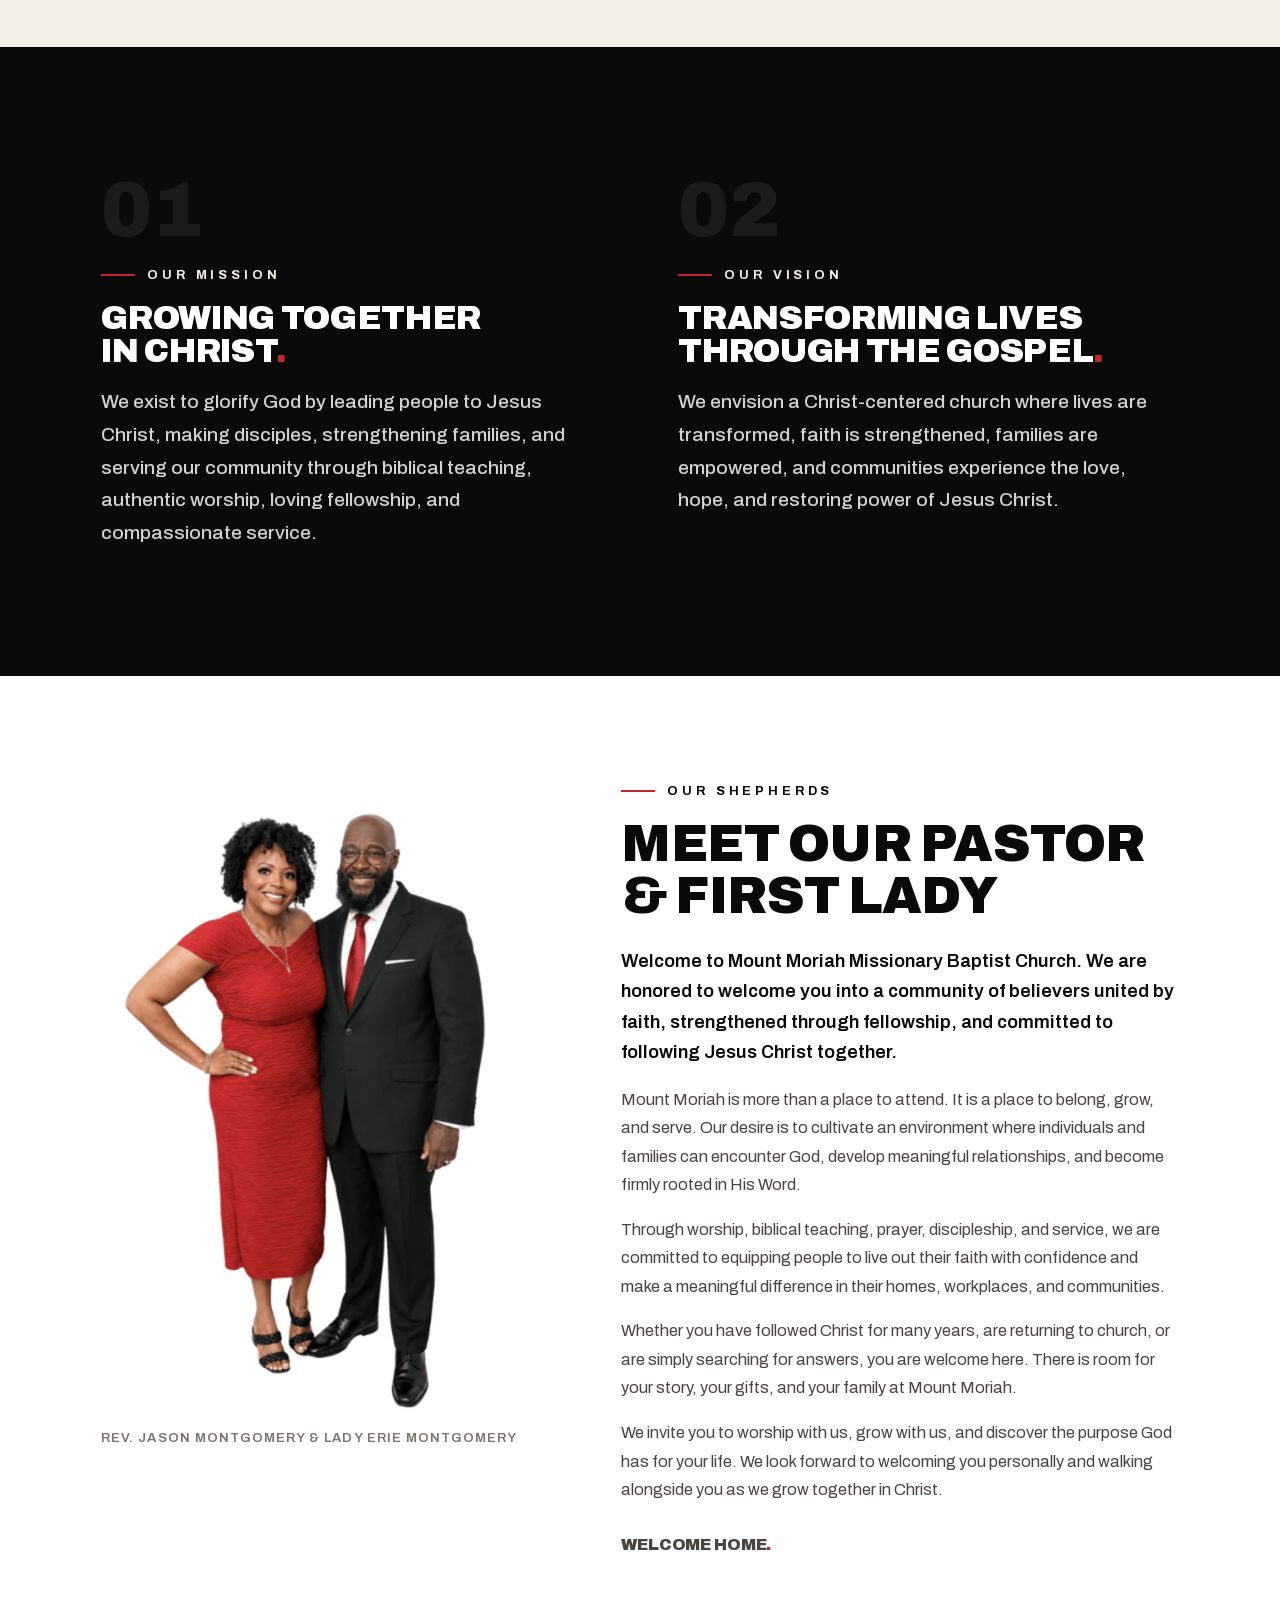
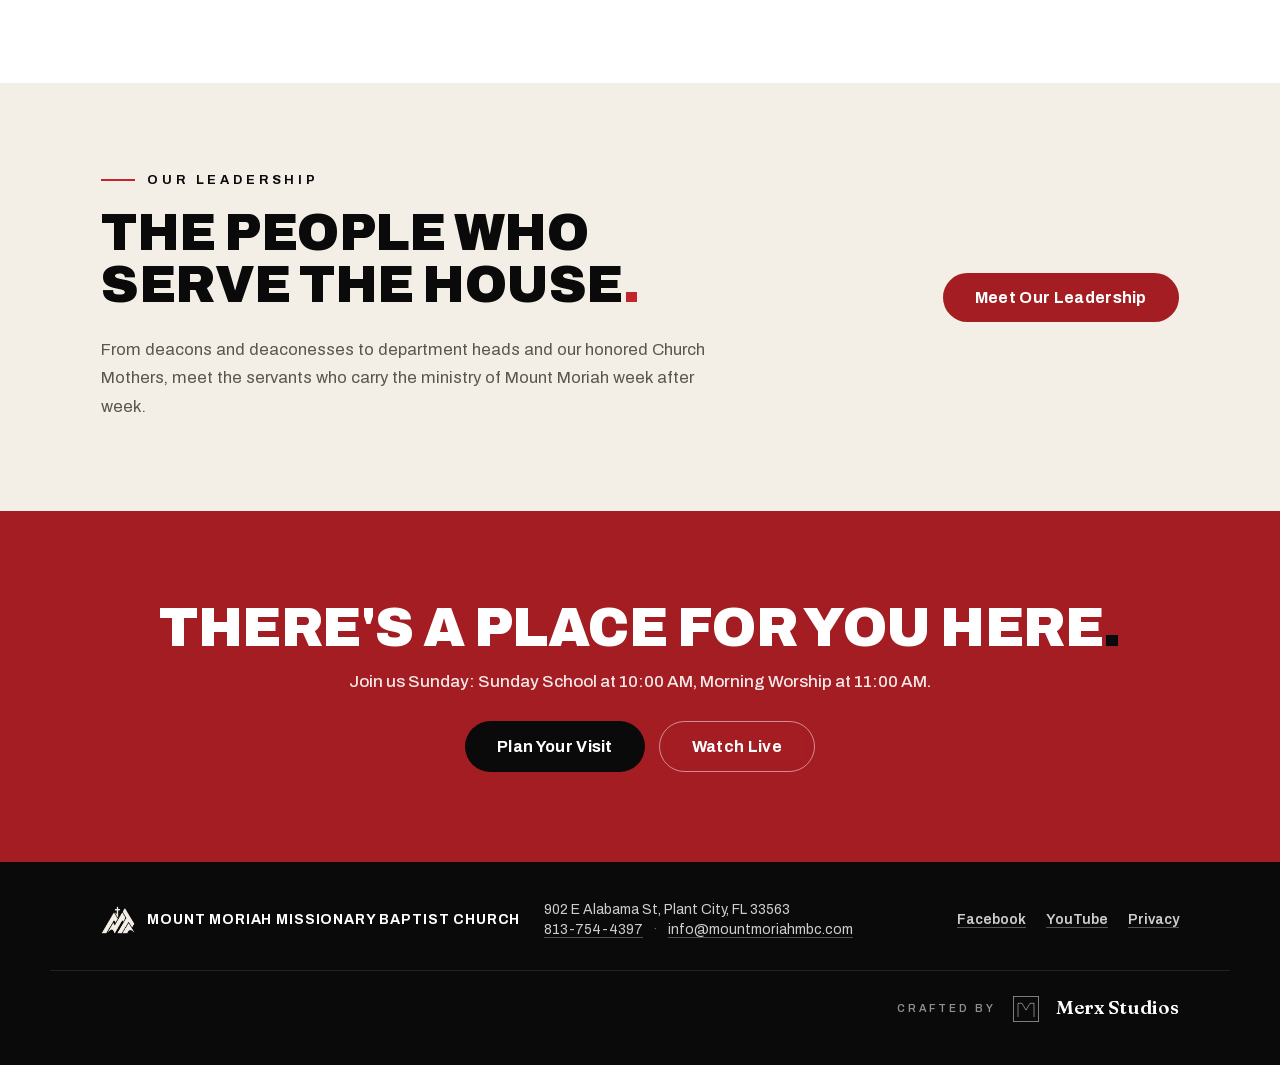
<file: about.html>
<!DOCTYPE html>
<html lang="en">
<head>
  <meta charset="UTF-8">
  <meta name="viewport" content="width=device-width, initial-scale=1.0">
  <!-- Merx Analytics: cookieless and first party (see /privacy). Plain tags on purpose:
       the daily tag check reads the served HTML. -->
  <script>window.mx=window.mx||function(){(window.mx.q=window.mx.q||[]).push(arguments)}</script>
  <script defer src="https://a.merxstudios.com/m.js" data-site="nnr5h1ox2sj6qzli"></script>
  <title>Who We Are | Mount Moriah Missionary Baptist Church</title>
  <meta name="description" content="The history, mission, and vision of Mount Moriah Missionary Baptist Church in Plant City, Florida, and a welcome from our Pastor and First Lady.">
  <meta name="theme-color" content="#ffffff">
  <link rel="canonical" href="https://mountmoriahmbc.com/about">
  <meta property="og:type" content="website">
  <meta property="og:site_name" content="Mount Moriah Missionary Baptist Church">
  <meta property="og:title" content="Who We Are | Mount Moriah Missionary Baptist Church">
  <meta property="og:description" content="The history, mission, and vision of Mount Moriah Missionary Baptist Church in Plant City, Florida, and a welcome from our Pastor and First Lady.">
  <meta property="og:url" content="https://mountmoriahmbc.com/about">
  <meta property="og:image" content="https://mountmoriahmbc.com/assets/img/hero-poster.jpg">
  <meta property="og:image:width" content="1920">
  <meta property="og:image:height" content="1080">
  <meta name="twitter:card" content="summary_large_image">
  <meta name="twitter:title" content="Who We Are | Mount Moriah Missionary Baptist Church">
  <meta name="twitter:description" content="The history, mission, and vision of Mount Moriah Missionary Baptist Church in Plant City, Florida, and a welcome from our Pastor and First Lady.">
  <meta name="twitter:image" content="https://mountmoriahmbc.com/assets/img/hero-poster.jpg">
  <link rel="icon" type="image/png" href="assets/brand/mark-red.png">
  <link rel="preload" href="/assets/fonts/archivo-roman-latin.3ccd4df4.woff2" as="font" type="font/woff2" crossorigin>
  <link rel="stylesheet" href="assets/css/styles.css?v=202610102145">
</head>
<body>

  <header class="nav">
    <a class="nav-brand" href="/" aria-label="Mount Moriah Missionary Baptist Church, home">
      <img class="nav-mark" src="assets/brand/mark-red.png" alt="" width="42" height="34">
      <span class="nav-wordmark">
        <span class="nav-name">Mount Moriah</span>
        <span class="nav-sub">Missionary Baptist Church</span>
      </span>
    </a>
    <nav class="nav-links" aria-label="Primary">
      <a href="/about" class="active" aria-current="page">About</a>
      <a href="/leadership">Leadership</a>
      <a href="/ministries">Ministries</a>
      <a href="/events">Events</a>
      <a href="/sermons">Sermons</a>
    </nav>
    <div class="nav-actions">
      <a class="btn btn-red nav-cta" href="/#give">Giving</a>
      <button class="nav-toggle" aria-expanded="false" aria-controls="mobile-menu" aria-label="Open menu">
        <span></span><span></span>
      </button>
    </div>
  </header>

  <div class="mobile-menu" id="mobile-menu" hidden>
    <nav aria-label="Mobile">
      <a href="/about">About</a>
      <a href="/leadership">Leadership</a>
      <a href="/ministries">Ministries</a>
      <a href="/events">Events</a>
      <a href="/sermons">Sermons</a>
      <a class="btn btn-red" href="/#give">Giving</a>
    </nav>
  </div>

  <section class="page-hero">
    <img class="page-hero-img" src="assets/img/congregation.jpg" alt="" aria-hidden="true">
    <div class="page-hero-shade" aria-hidden="true"></div>
    <div class="page-hero-inner">
      <p class="eyebrow eyebrow--light"><span class="tick" aria-hidden="true"></span>Mount Moriah Missionary Baptist Church</p>
      <h1 class="page-hero-title">Who we are<span class="red">.</span></h1>
    </div>
  </section>

  <section class="history" id="history">
    <div class="section-inner history-grid">
      <div class="history-text" data-reveal>
        <p class="eyebrow"><span class="tick" aria-hidden="true"></span>Our History</p>
        <h2 class="section-title">A legacy of faith<span class="red">.</span><br>A future of purpose<span class="red">.</span></h2>
        <p class="lead">Mount Moriah Missionary Baptist Church was built upon an enduring conviction: that the Gospel of Jesus Christ has the power to transform lives, strengthen families, and shape generations.</p>
        <p>What began as a gathering of faithful believers has grown into a vibrant church family committed to worship, discipleship, fellowship, and service. Through every season of growth and transition, God has remained faithful, guiding the church, sustaining its people, and expanding its impact within the community.</p>
        <p>Our story has been shaped by devoted leaders, committed members, and generations of men and women who believed in the mission of the local church. Their prayers, sacrifices, and faithful service established a spiritual foundation that continues to carry Mount Moriah forward today.</p>
        <p>As we honor those who came before us, we are equally committed to the generations still to come. Our history is more than a record of where we have been. It is a testimony to the God who has carried us and a reminder that our greatest days of ministry are still ahead.</p>
        <p>The story of Mount Moriah continues as we remain rooted in faith, united in love, and committed to making Christ known.</p>
      </div>
      <div class="history-collage" data-reveal aria-label="Moments from life at Mount Moriah">
        <span class="collage-ghost" aria-hidden="true">Faith</span>
        <figure class="c-photo c-photo--1" style="--r: 2deg">
          <img src="assets/img/pastor-preaching.jpg" alt="Rev. Jason Montgomery preaching in the sanctuary" loading="lazy">
          <figcaption>The Preached Word</figcaption>
        </figure>
        <figure class="c-photo c-photo--2" style="--r: -3deg">
          <img src="assets/img/praise-team.jpg" alt="The praise team leading worship in white" loading="lazy">
          <figcaption>Praise &amp; Worship</figcaption>
        </figure>
        <figure class="c-photo c-photo--3" style="--r: 2.5deg">
          <img src="assets/img/deacons.jpg" alt="The men of Mount Moriah gathered in the sanctuary" loading="lazy">
          <figcaption>Servant Leadership</figcaption>
        </figure>
        <figure class="c-photo c-photo--4" style="--r: -1.5deg">
          <img src="assets/img/bible-study.jpg" alt="Members studying the Bible together" loading="lazy">
          <figcaption>Growing in the Word</figcaption>
        </figure>
      </div>
    </div>
  </section>

  <section class="statements" id="mission" aria-label="Our mission and vision">
    <div class="section-inner statements-grid">
      <div class="statement" data-reveal>
        <span class="statement-index" aria-hidden="true">01</span>
        <p class="eyebrow eyebrow--light"><span class="tick" aria-hidden="true"></span>Our Mission</p>
        <h3 class="statement-tagline">Growing together in&nbsp;Christ<span class="red">.</span></h3>
        <p class="statement-text">We exist to glorify God by leading people to Jesus Christ, making disciples, strengthening families, and serving our community through biblical teaching, authentic worship, loving fellowship, and compassionate service.</p>
      </div>
      <div class="statement" data-reveal>
        <span class="statement-index" aria-hidden="true">02</span>
        <p class="eyebrow eyebrow--light"><span class="tick" aria-hidden="true"></span>Our Vision</p>
        <h3 class="statement-tagline">Transforming lives through the&nbsp;Gospel<span class="red">.</span></h3>
        <p class="statement-text">We envision a Christ-centered church where lives are transformed, faith is strengthened, families are empowered, and communities experience the love, hope, and restoring power of Jesus Christ.</p>
      </div>
    </div>
  </section>

  <section class="pastor" id="pastor">
    <div class="section-inner pastor-grid">
      <div class="pastor-photos" data-reveal>
        <figure class="photo photo--tall">
          <img src="assets/img/pastor-firstlady-portrait.jpg" alt="Rev. Jason Montgomery and Lady Erie Montgomery" loading="lazy">
          <figcaption>Rev. Jason Montgomery &amp; Lady Erie Montgomery</figcaption>
        </figure>
      </div>
      <div class="pastor-text" data-reveal>
        <p class="eyebrow"><span class="tick" aria-hidden="true"></span>Our Shepherds</p>
        <h2 class="section-title">Meet our Pastor<br>&amp; First Lady</h2>
        <p class="lead">Welcome to Mount Moriah Missionary Baptist Church. We are honored to welcome you into a community of believers united by faith, strengthened through fellowship, and committed to following Jesus Christ together.</p>
        <p>Mount Moriah is more than a place to attend. It is a place to belong, grow, and serve. Our desire is to cultivate an environment where individuals and families can encounter God, develop meaningful relationships, and become firmly rooted in His Word.</p>
        <p>Through worship, biblical teaching, prayer, discipleship, and service, we are committed to equipping people to live out their faith with confidence and make a meaningful difference in their homes, workplaces, and communities.</p>
        <p>Whether you have followed Christ for many years, are returning to church, or are simply searching for answers, you are welcome here. There is room for your story, your gifts, and your family at Mount Moriah.</p>
        <p>We invite you to worship with us, grow with us, and discover the purpose God has for your life. We look forward to welcoming you personally and walking alongside you as we grow together in Christ.</p>
        <p class="welcome-home">Welcome home<span class="red">.</span></p>
      </div>
    </div>
  </section>

  <section class="lead-banner">
    <div class="section-inner lead-banner-inner" data-reveal>
      <div class="lead-banner-text">
        <p class="eyebrow"><span class="tick" aria-hidden="true"></span>Our Leadership</p>
        <h2 class="section-title">The people who serve the house<span class="red">.</span></h2>
        <p class="lead-banner-sub">From deacons and deaconesses to department heads and our honored Church Mothers, meet the servants who carry the ministry of Mount Moriah week after week.</p>
      </div>
      <a class="btn btn-red btn-lg" href="/leadership">Meet Our Leadership</a>
    </div>
  </section>

  <section class="cta-band">
    <div class="section-inner cta-inner" data-reveal>
      <h2 class="cta-title">There's a place for you here<span class="dot">.</span></h2>
      <p class="cta-sub">Join us Sunday: Sunday School at 10:00 AM, Morning Worship at 11:00 AM.</p>
      <div class="cta-actions">
        <a class="btn btn-ink btn-lg" href="/#visit" data-mx-event="plan_visit_click">Plan Your Visit</a>
        <a class="btn btn-ghost btn-lg" href="https://www.facebook.com/moriah.baptist.33" target="_blank" rel="noopener">Watch Live</a>
      </div>
    </div>
  </section>

  <footer class="footer">
    <div class="footer-inner">
      <div class="footer-brand">
        <img src="assets/brand/mark-bone.png" alt="" width="34" height="28">
        <span>Mount Moriah Missionary Baptist Church</span>
      </div>
      <div class="footer-contact">
        <p class="footer-addr">902 E Alabama St, Plant City, FL 33563</p>
        <p class="footer-reach">
          <a href="tel:+18137544397">813-754-4397</a>
          <span class="footer-dot" aria-hidden="true">&middot;</span>
          <a href="mailto:info@mountmoriahmbc.com">info@mountmoriahmbc.com</a>
        </p>
      </div>
      <div class="footer-links">
        <a href="https://www.facebook.com/moriah.baptist.33" target="_blank" rel="noopener">Facebook</a>
        <a href="https://www.youtube.com/@Mountmoriahmbcplantcity" target="_blank" rel="noopener">YouTube</a>
        <a href="/privacy">Privacy</a>
      </div>
    </div>
    <div class="footer-credit">
      <a class="merx" href="https://merxstudios.com" target="_blank" rel="noopener">
        <span class="merx-by">Crafted by</span>
        <svg class="merx-mark" width="32" height="32" viewBox="0 0 56 56" xmlns="http://www.w3.org/2000/svg" aria-hidden="true">
          <rect x="6" y="6" width="44" height="44" fill="none" stroke="currentColor" stroke-width="1.5"/>
          <path d="M14 42 L14 18 L21 18 L28 30 L35 18 L42 18 L42 42" fill="none" stroke="currentColor" stroke-width="1.5" stroke-linejoin="miter"/>
        </svg>
        <span class="merx-name">Merx Studios</span>
      </a>
    </div>
  </footer>

  <script src="assets/js/site.js?v=202610102145"></script>
</body>
</html>
</file>
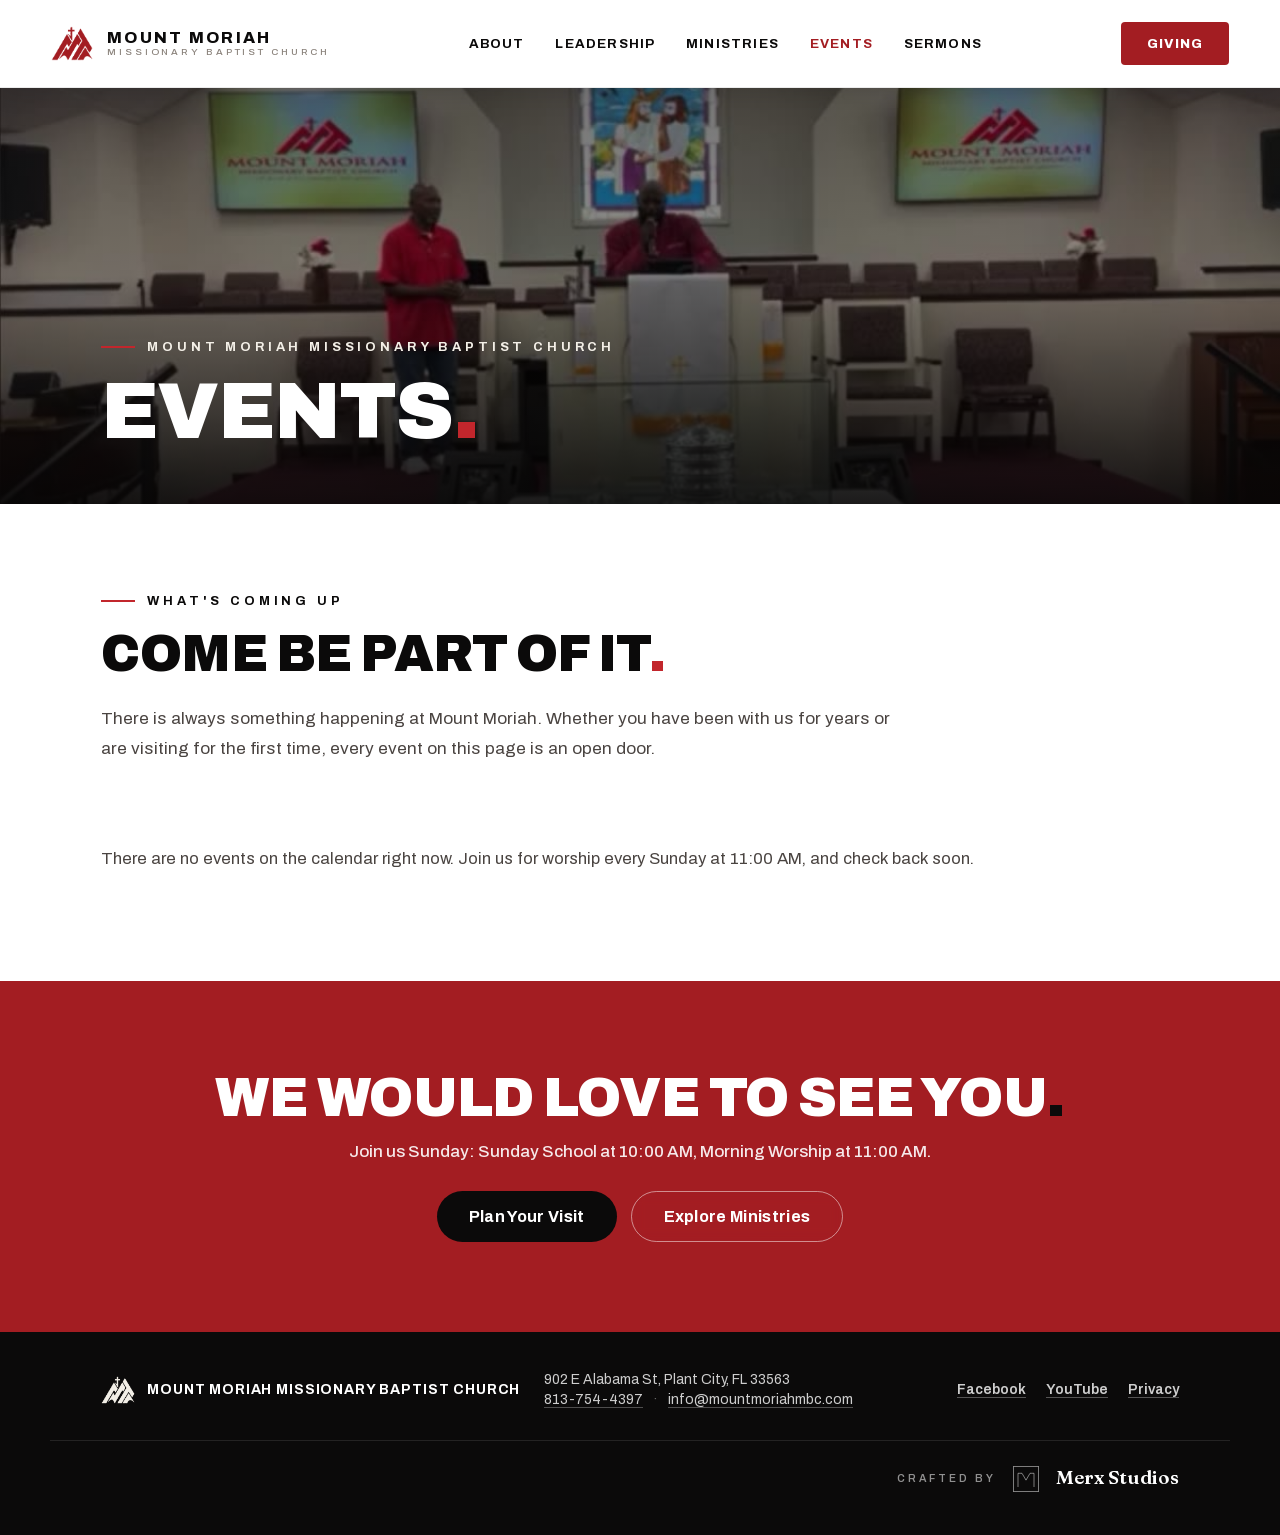
<file: events.html>
<!DOCTYPE html>
<html lang="en">
<head>
  <meta charset="UTF-8">
  <meta name="viewport" content="width=device-width, initial-scale=1.0">
  <!-- Merx Analytics: cookieless and first party (see /privacy). Plain tags on purpose:
       the daily tag check reads the served HTML. -->
  <script>window.mx=window.mx||function(){(window.mx.q=window.mx.q||[]).push(arguments)}</script>
  <script defer src="https://a.merxstudios.com/m.js" data-site="nnr5h1ox2sj6qzli"></script>
  <title>Events | Mount Moriah Missionary Baptist Church</title>
  <meta name="description" content="Upcoming events at Mount Moriah Missionary Baptist Church in Plant City, Florida: the Back to School Giveaway, End of Summer Pool Party, Preaching in the Park, and Self Care Saturday.">
  <meta name="theme-color" content="#ffffff">
  <link rel="canonical" href="https://mountmoriahmbc.com/events">
  <meta property="og:type" content="website">
  <meta property="og:site_name" content="Mount Moriah Missionary Baptist Church">
  <meta property="og:title" content="Events | Mount Moriah Missionary Baptist Church">
  <meta property="og:description" content="Upcoming events at Mount Moriah Missionary Baptist Church in Plant City, Florida: the Back to School Giveaway, End of Summer Pool Party, Preaching in the Park, and Self Care Saturday.">
  <meta property="og:url" content="https://mountmoriahmbc.com/events">
  <meta property="og:image" content="https://mountmoriahmbc.com/assets/img/hero-poster.jpg">
  <meta property="og:image:width" content="1920">
  <meta property="og:image:height" content="1080">
  <meta name="twitter:card" content="summary_large_image">
  <meta name="twitter:title" content="Events | Mount Moriah Missionary Baptist Church">
  <meta name="twitter:description" content="Upcoming events at Mount Moriah Missionary Baptist Church in Plant City, Florida: the Back to School Giveaway, End of Summer Pool Party, Preaching in the Park, and Self Care Saturday.">
  <meta name="twitter:image" content="https://mountmoriahmbc.com/assets/img/hero-poster.jpg">
  <link rel="icon" type="image/png" href="assets/brand/mark-red.png">
  <link rel="preload" href="/assets/fonts/archivo-roman-latin.3ccd4df4.woff2" as="font" type="font/woff2" crossorigin>
  <link rel="stylesheet" href="assets/css/styles.css?v=202610102145">
</head>
<body>

  <header class="nav">
    <a class="nav-brand" href="/" aria-label="Mount Moriah Missionary Baptist Church, home">
      <img class="nav-mark" src="assets/brand/mark-red.png" alt="" width="42" height="34">
      <span class="nav-wordmark">
        <span class="nav-name">Mount Moriah</span>
        <span class="nav-sub">Missionary Baptist Church</span>
      </span>
    </a>
    <nav class="nav-links" aria-label="Primary">
      <a href="/about">About</a>
      <a href="/leadership">Leadership</a>
      <a href="/ministries">Ministries</a>
      <a href="/events" class="active" aria-current="page">Events</a>
      <a href="/sermons">Sermons</a>
    </nav>
    <div class="nav-actions">
      <a class="btn btn-red nav-cta" href="/#give">Giving</a>
      <button class="nav-toggle" aria-expanded="false" aria-controls="mobile-menu" aria-label="Open menu">
        <span></span><span></span>
      </button>
    </div>
  </header>

  <div class="mobile-menu" id="mobile-menu" hidden>
    <nav aria-label="Mobile">
      <a href="/about">About</a>
      <a href="/leadership">Leadership</a>
      <a href="/ministries">Ministries</a>
      <a href="/events">Events</a>
      <a href="/sermons">Sermons</a>
      <a class="btn btn-red" href="/#give">Giving</a>
    </nav>
  </div>

  <section class="page-hero">
    <img class="page-hero-img" src="assets/img/mm-gathered.jpg" alt="" aria-hidden="true">
    <div class="page-hero-shade" aria-hidden="true"></div>
    <div class="page-hero-inner">
      <p class="eyebrow eyebrow--light"><span class="tick" aria-hidden="true"></span>Mount Moriah Missionary Baptist Church</p>
      <h1 class="page-hero-title">Events<span class="red">.</span></h1>
    </div>
  </section>

  <section class="ev-intro">
    <div class="section-inner" data-reveal>
      <p class="eyebrow"><span class="tick" aria-hidden="true"></span>What's Coming Up</p>
      <h2 class="section-title">Come be part of it<span class="red">.</span></h2>
      <p class="ev-intro-sub">There is always something happening at Mount Moriah. Whether you have been with us for years or are visiting for the first time, every event on this page is an open door.</p>
    </div>
  </section>

  <section class="ev-list" aria-label="Upcoming events">
    <div class="section-inner">
      <div id="events-upcoming"></div>
      <noscript>
        <p class="ev-empty">Our upcoming events need JavaScript to display. Please call the church office at 813-754-4397 or visit our Facebook page for what is coming up.</p>
      </noscript>
    </div>
  </section>


  <section class="cta-band">
    <div class="section-inner cta-inner" data-reveal>
      <h2 class="cta-title">We would love to see you<span class="dot">.</span></h2>
      <p class="cta-sub">Join us Sunday: Sunday School at 10:00 AM, Morning Worship at 11:00 AM.</p>
      <div class="cta-actions">
        <a class="btn btn-ink btn-lg" href="/#visit" data-mx-event="plan_visit_click">Plan Your Visit</a>
        <a class="btn btn-ghost btn-lg" href="/ministries">Explore Ministries</a>
      </div>
    </div>
  </section>

  <footer class="footer">
    <div class="footer-inner">
      <div class="footer-brand">
        <img src="assets/brand/mark-bone.png" alt="" width="34" height="28">
        <span>Mount Moriah Missionary Baptist Church</span>
      </div>
      <div class="footer-contact">
        <p class="footer-addr">902 E Alabama St, Plant City, FL 33563</p>
        <p class="footer-reach">
          <a href="tel:+18137544397">813-754-4397</a>
          <span class="footer-dot" aria-hidden="true">&middot;</span>
          <a href="mailto:info@mountmoriahmbc.com">info@mountmoriahmbc.com</a>
        </p>
      </div>
      <div class="footer-links">
        <a href="https://www.facebook.com/moriah.baptist.33" target="_blank" rel="noopener">Facebook</a>
        <a href="https://www.youtube.com/@Mountmoriahmbcplantcity" target="_blank" rel="noopener">YouTube</a>
        <a href="/privacy">Privacy</a>
      </div>
    </div>
    <div class="footer-credit">
      <a class="merx" href="https://merxstudios.com" target="_blank" rel="noopener">
        <span class="merx-by">Crafted by</span>
        <svg class="merx-mark" width="32" height="32" viewBox="0 0 56 56" xmlns="http://www.w3.org/2000/svg" aria-hidden="true">
          <rect x="6" y="6" width="44" height="44" fill="none" stroke="currentColor" stroke-width="1.5"/>
          <path d="M14 42 L14 18 L21 18 L28 30 L35 18 L42 18 L42 42" fill="none" stroke="currentColor" stroke-width="1.5" stroke-linejoin="miter"/>
        </svg>
        <span class="merx-name">Merx Studios</span>
      </a>
    </div>
  </footer>

  <script src="assets/js/site.js?v=202610102145"></script>
  <script src="assets/js/events-data.js?v=202610102145"></script>
  <script src="assets/js/events-page.js?v=202610102145"></script>
</body>
</html>
</file>
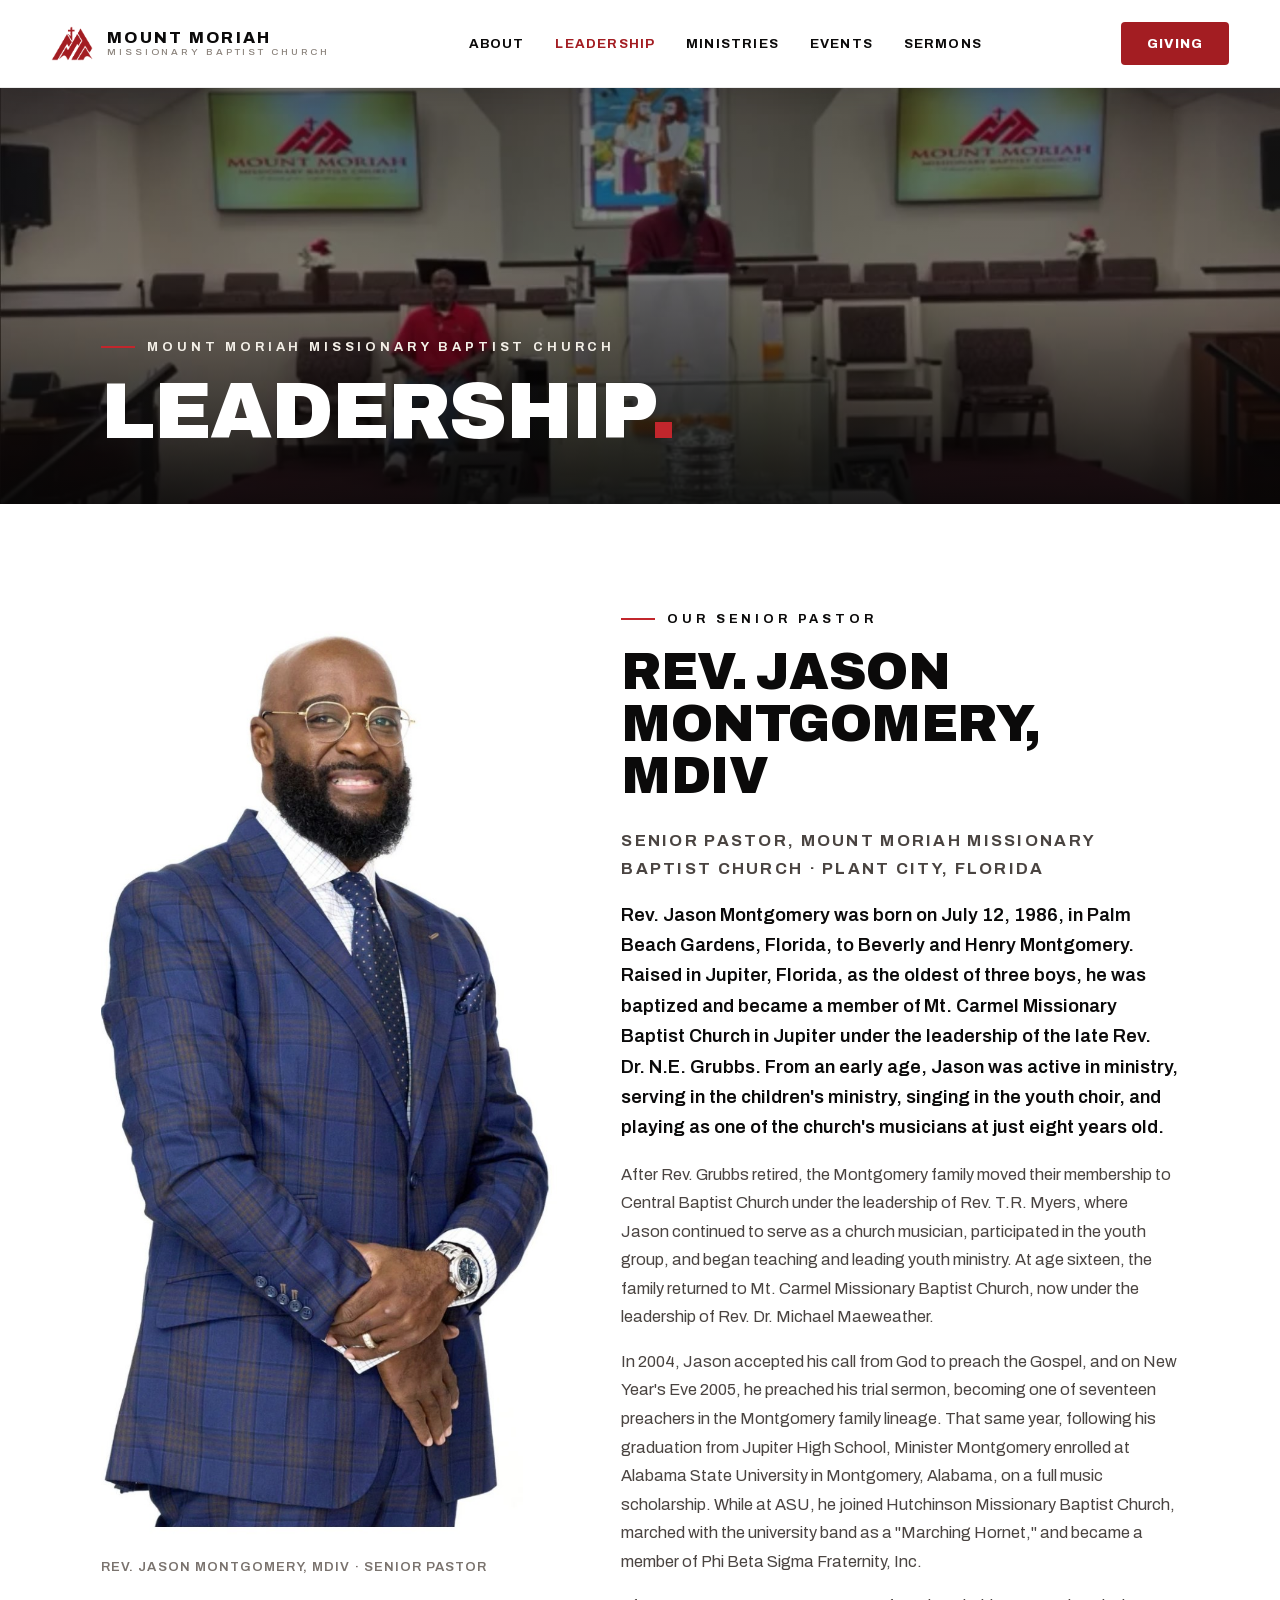
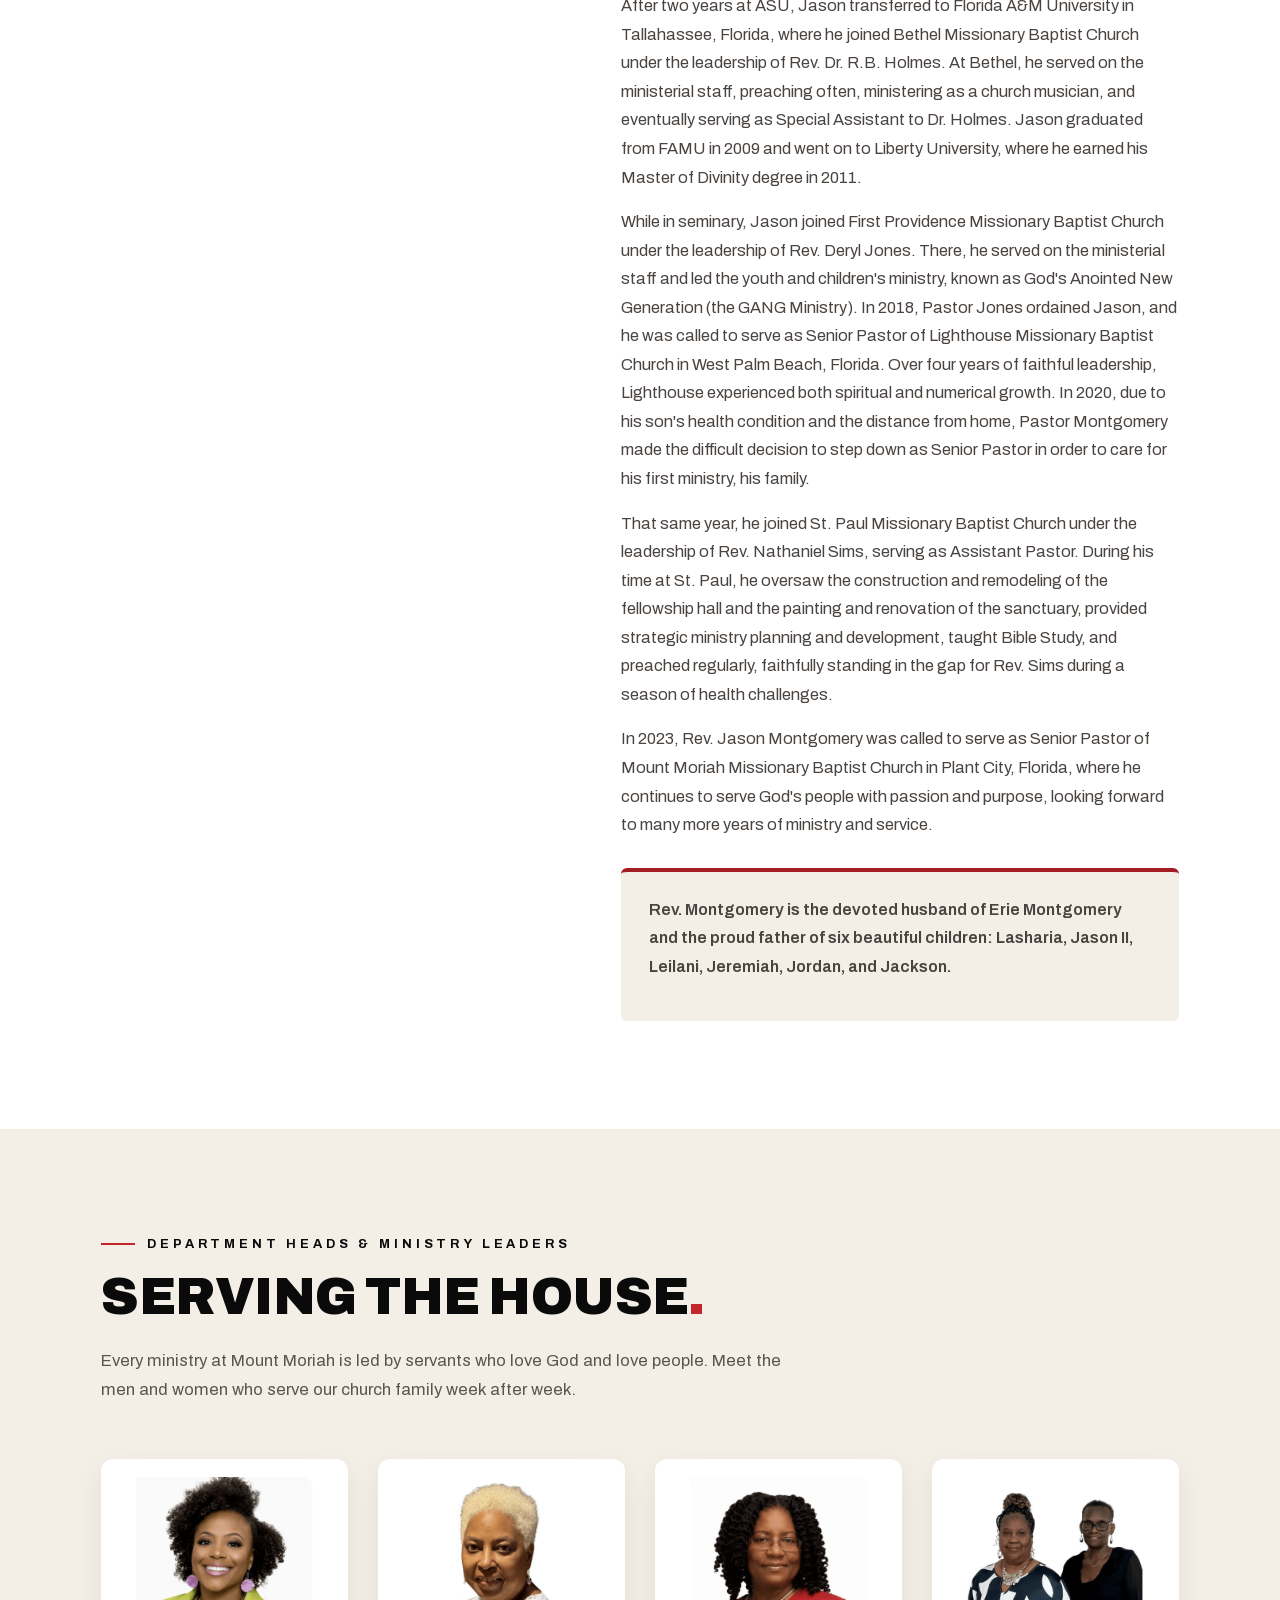
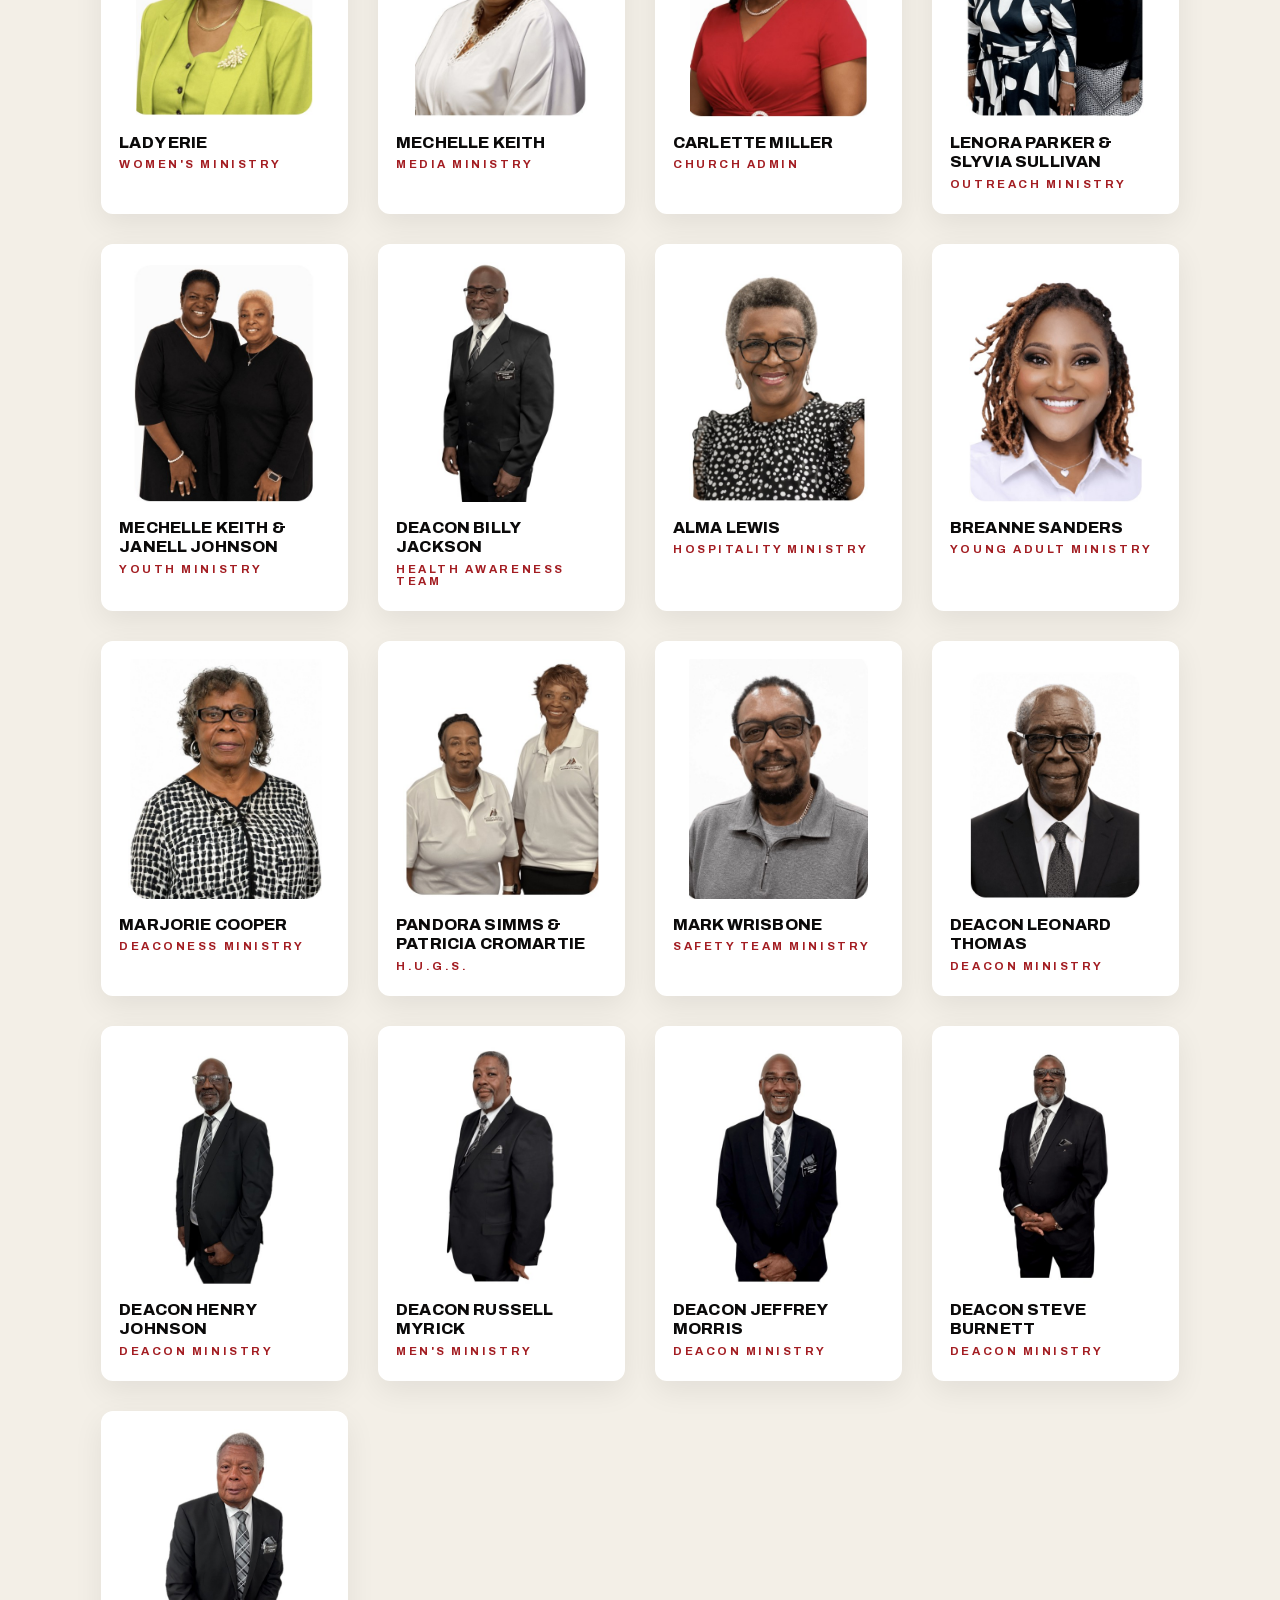
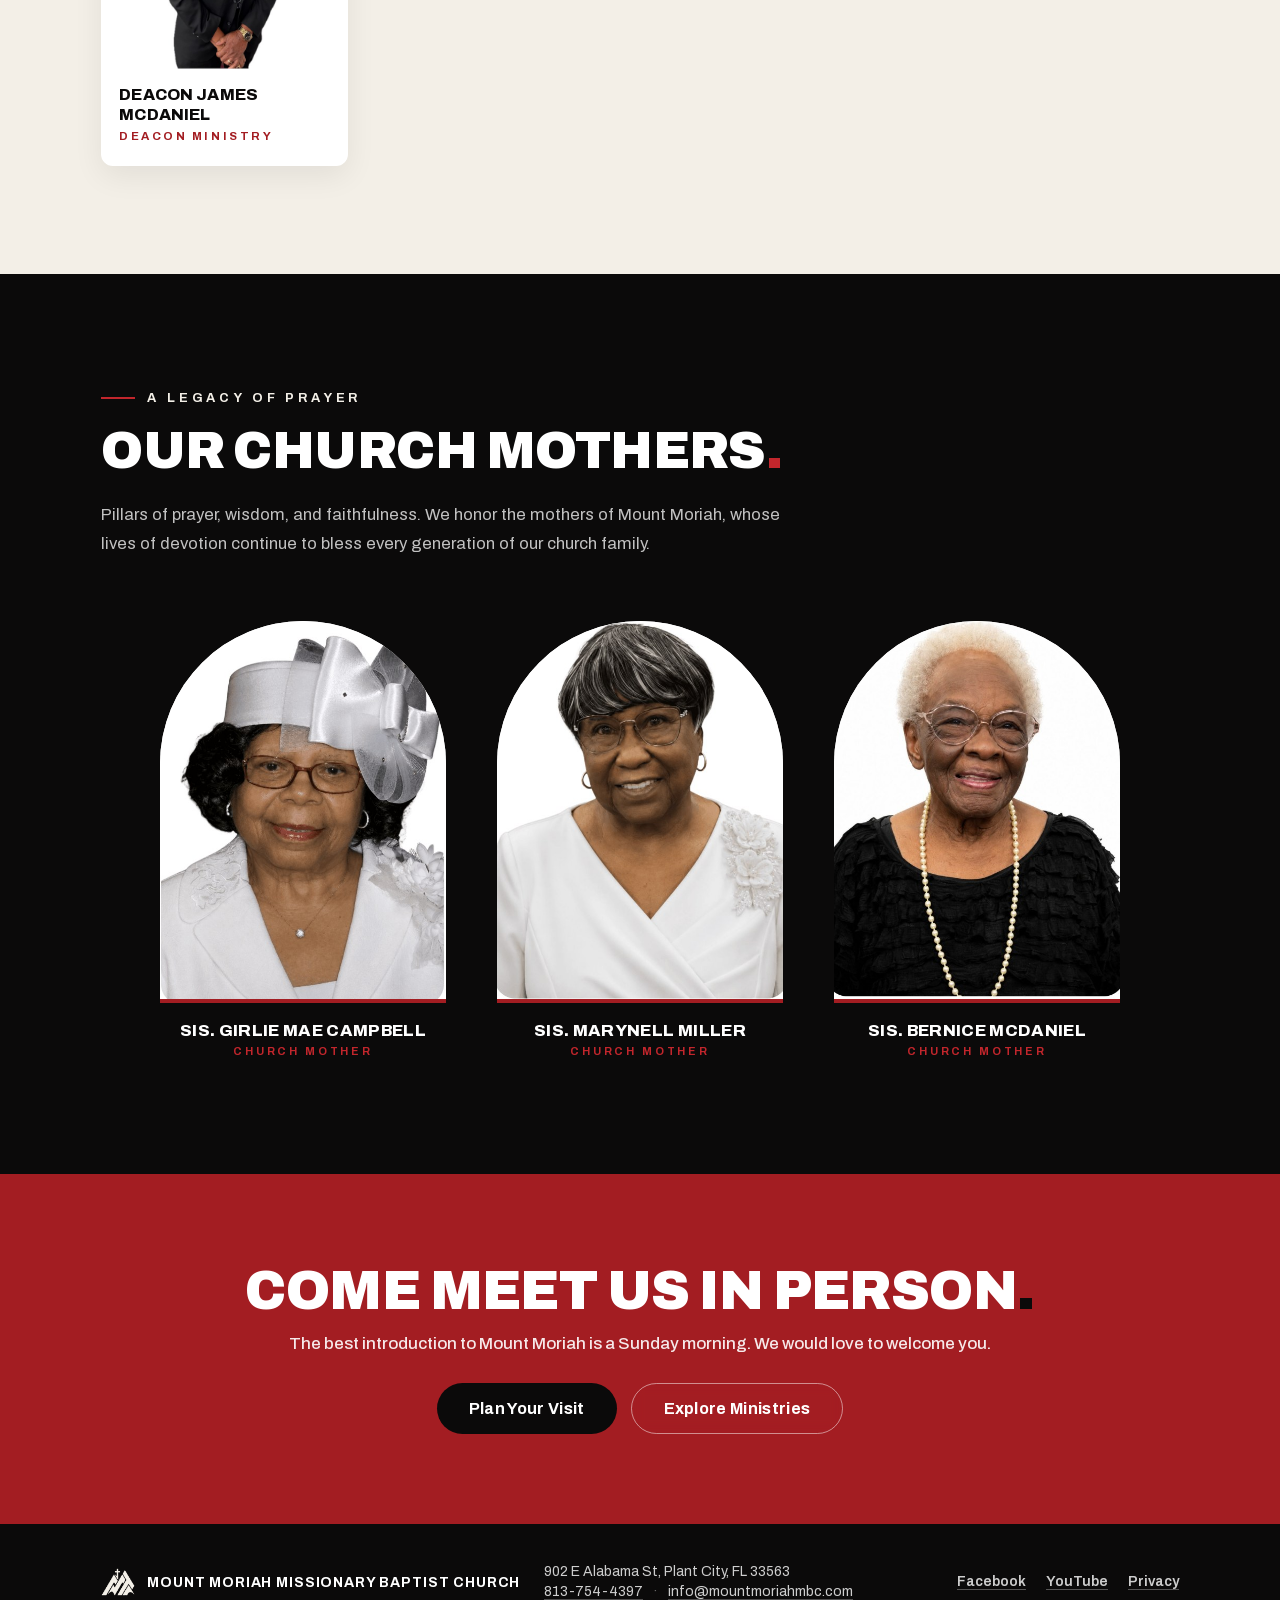
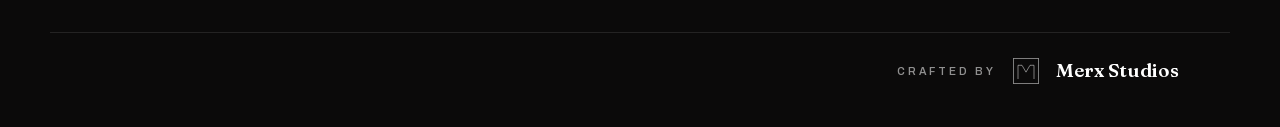
<file: leadership.html>
<!DOCTYPE html>
<html lang="en">
<head>
  <meta charset="UTF-8">
  <meta name="viewport" content="width=device-width, initial-scale=1.0">
  <!-- Merx Analytics: cookieless and first party (see /privacy). Plain tags on purpose:
       the daily tag check reads the served HTML. -->
  <script>window.mx=window.mx||function(){(window.mx.q=window.mx.q||[]).push(arguments)}</script>
  <script defer src="https://a.merxstudios.com/m.js" data-site="nnr5h1ox2sj6qzli"></script>
  <title>Leadership | Mount Moriah Missionary Baptist Church</title>
  <meta name="description" content="Meet the pastor, ministry leaders, department heads, and church mothers who serve Mount Moriah Missionary Baptist Church in Plant City, Florida.">
  <meta name="theme-color" content="#ffffff">
  <link rel="canonical" href="https://mountmoriahmbc.com/leadership">
  <meta property="og:type" content="website">
  <meta property="og:site_name" content="Mount Moriah Missionary Baptist Church">
  <meta property="og:title" content="Leadership | Mount Moriah Missionary Baptist Church">
  <meta property="og:description" content="Meet the pastor, ministry leaders, department heads, and church mothers who serve Mount Moriah Missionary Baptist Church in Plant City, Florida.">
  <meta property="og:url" content="https://mountmoriahmbc.com/leadership">
  <meta property="og:image" content="https://mountmoriahmbc.com/assets/img/hero-poster.jpg">
  <meta property="og:image:width" content="1920">
  <meta property="og:image:height" content="1080">
  <meta name="twitter:card" content="summary_large_image">
  <meta name="twitter:title" content="Leadership | Mount Moriah Missionary Baptist Church">
  <meta name="twitter:description" content="Meet the pastor, ministry leaders, department heads, and church mothers who serve Mount Moriah Missionary Baptist Church in Plant City, Florida.">
  <meta name="twitter:image" content="https://mountmoriahmbc.com/assets/img/hero-poster.jpg">
  <link rel="icon" type="image/png" href="assets/brand/mark-red.png">
  <link rel="preload" href="/assets/fonts/archivo-roman-latin.3ccd4df4.woff2" as="font" type="font/woff2" crossorigin>
  <link rel="stylesheet" href="assets/css/styles.css?v=202610102145">
</head>
<body>

  <header class="nav">
    <a class="nav-brand" href="/" aria-label="Mount Moriah Missionary Baptist Church, home">
      <img class="nav-mark" src="assets/brand/mark-red.png" alt="" width="42" height="34">
      <span class="nav-wordmark">
        <span class="nav-name">Mount Moriah</span>
        <span class="nav-sub">Missionary Baptist Church</span>
      </span>
    </a>
    <nav class="nav-links" aria-label="Primary">
      <a href="/about">About</a>
      <a href="/leadership" class="active" aria-current="page">Leadership</a>
      <a href="/ministries">Ministries</a>
      <a href="/events">Events</a>
      <a href="/sermons">Sermons</a>
    </nav>
    <div class="nav-actions">
      <a class="btn btn-red nav-cta" href="/#give">Giving</a>
      <button class="nav-toggle" aria-expanded="false" aria-controls="mobile-menu" aria-label="Open menu">
        <span></span><span></span>
      </button>
    </div>
  </header>

  <div class="mobile-menu" id="mobile-menu" hidden>
    <nav aria-label="Mobile">
      <a href="/about">About</a>
      <a href="/leadership">Leadership</a>
      <a href="/ministries">Ministries</a>
      <a href="/events">Events</a>
      <a href="/sermons">Sermons</a>
      <a class="btn btn-red" href="/#give">Giving</a>
    </nav>
  </div>

  <section class="page-hero">
    <img class="page-hero-img" src="assets/img/leadership-hero.jpg" alt="" aria-hidden="true">
    <div class="page-hero-shade" aria-hidden="true"></div>
    <div class="page-hero-inner">
      <p class="eyebrow eyebrow--light"><span class="tick" aria-hidden="true"></span>Mount Moriah Missionary Baptist Church</p>
      <h1 class="page-hero-title">Leadership<span class="red">.</span></h1>
    </div>
  </section>

  <section class="pastor" id="pastor-bio">
    <div class="section-inner pastor-grid">
      <div class="pastor-photos" data-reveal>
        <figure class="photo photo--tall">
          <img src="assets/img/leaders/pastor-portrait.jpg" alt="Rev. Jason Montgomery" loading="lazy">
          <figcaption>Rev. Jason Montgomery, MDiv &middot; Senior Pastor</figcaption>
        </figure>
      </div>
      <div class="pastor-text" data-reveal>
        <p class="eyebrow"><span class="tick" aria-hidden="true"></span>Our Senior Pastor</p>
        <h2 class="section-title">Rev. Jason Montgomery, MDiv</h2>
        <p class="pastor-role">Senior Pastor, Mount Moriah Missionary Baptist Church <span aria-hidden="true">&middot;</span> Plant City, Florida</p>
        <p class="lead">Rev. Jason Montgomery was born on July 12, 1986, in Palm Beach Gardens, Florida, to Beverly and Henry Montgomery. Raised in Jupiter, Florida, as the oldest of three boys, he was baptized and became a member of Mt. Carmel Missionary Baptist Church in Jupiter under the leadership of the late Rev. Dr. N.E. Grubbs. From an early age, Jason was active in ministry, serving in the children's ministry, singing in the youth choir, and playing as one of the church's musicians at just eight years old.</p>
        <p>After Rev. Grubbs retired, the Montgomery family moved their membership to Central Baptist Church under the leadership of Rev. T.R. Myers, where Jason continued to serve as a church musician, participated in the youth group, and began teaching and leading youth ministry. At age sixteen, the family returned to Mt. Carmel Missionary Baptist Church, now under the leadership of Rev. Dr. Michael Maeweather.</p>
        <p>In 2004, Jason accepted his call from God to preach the Gospel, and on New Year's Eve 2005, he preached his trial sermon, becoming one of seventeen preachers in the Montgomery family lineage. That same year, following his graduation from Jupiter High School, Minister Montgomery enrolled at Alabama State University in Montgomery, Alabama, on a full music scholarship. While at ASU, he joined Hutchinson Missionary Baptist Church, marched with the university band as a "Marching Hornet," and became a member of Phi Beta Sigma Fraternity, Inc.</p>
        <p>After two years at ASU, Jason transferred to Florida A&amp;M University in Tallahassee, Florida, where he joined Bethel Missionary Baptist Church under the leadership of Rev. Dr. R.B. Holmes. At Bethel, he served on the ministerial staff, preaching often, ministering as a church musician, and eventually serving as Special Assistant to Dr. Holmes. Jason graduated from FAMU in 2009 and went on to Liberty University, where he earned his Master of Divinity degree in 2011.</p>
        <p>While in seminary, Jason joined First Providence Missionary Baptist Church under the leadership of Rev. Deryl Jones. There, he served on the ministerial staff and led the youth and children's ministry, known as God's Anointed New Generation (the GANG Ministry). In 2018, Pastor Jones ordained Jason, and he was called to serve as Senior Pastor of Lighthouse Missionary Baptist Church in West Palm Beach, Florida. Over four years of faithful leadership, Lighthouse experienced both spiritual and numerical growth. In 2020, due to his son's health condition and the distance from home, Pastor Montgomery made the difficult decision to step down as Senior Pastor in order to care for his first ministry, his family.</p>
        <p>That same year, he joined St. Paul Missionary Baptist Church under the leadership of Rev. Nathaniel Sims, serving as Assistant Pastor. During his time at St. Paul, he oversaw the construction and remodeling of the fellowship hall and the painting and renovation of the sanctuary, provided strategic ministry planning and development, taught Bible Study, and preached regularly, faithfully standing in the gap for Rev. Sims during a season of health challenges.</p>
        <p>In 2023, Rev. Jason Montgomery was called to serve as Senior Pastor of Mount Moriah Missionary Baptist Church in Plant City, Florida, where he continues to serve God's people with passion and purpose, looking forward to many more years of ministry and service.</p>
        <div class="pastor-family">
          <p>Rev. Montgomery is the devoted husband of Erie Montgomery and the proud father of six beautiful children: Lasharia, Jason II, Leilani, Jeremiah, Jordan, and Jackson.</p>
        </div>
      </div>
    </div>
  </section>

  <section class="leaders" id="leaders">
    <div class="section-inner">
      <div class="leaders-head" data-reveal>
        <p class="eyebrow"><span class="tick" aria-hidden="true"></span>Department Heads &amp; Ministry Leaders</p>
        <h2 class="section-title">Serving the house<span class="red">.</span></h2>
        <p class="leaders-sub">Every ministry at Mount Moriah is led by servants who love God and love people. Meet the men and women who serve our church family week after week.</p>
      </div>
      <div class="leader-grid">
        <article class="leader-card" data-reveal>
          <div class="leader-photo"><img src="assets/img/leaders/lady-erie.jpg" alt="Lady Erie Montgomery" loading="lazy"></div>
          <h3 class="leader-name">Lady Erie</h3>
          <p class="leader-role">Women's Ministry</p>
        </article>
        <article class="leader-card" data-reveal>
          <div class="leader-photo"><img src="assets/img/leaders/mechelle-keith.jpg" alt="Mechelle Keith" loading="lazy"></div>
          <h3 class="leader-name">Mechelle Keith</h3>
          <p class="leader-role">Media Ministry</p>
        </article>
        <article class="leader-card" data-reveal>
          <div class="leader-photo"><img src="assets/img/leaders/carletter-miller.jpg" alt="Carlette Miller" loading="lazy"></div>
          <h3 class="leader-name">Carlette Miller</h3>
          <p class="leader-role">Church Admin</p>
        </article>
        <article class="leader-card" data-reveal>
          <div class="leader-photo"><img src="assets/img/leaders/parker-sullivan.jpg" alt="Lenora Parker and Slyvia Sullivan" loading="lazy"></div>
          <h3 class="leader-name">Lenora Parker &amp; Slyvia Sullivan</h3>
          <p class="leader-role">Outreach Ministry</p>
        </article>
        <article class="leader-card" data-reveal>
          <div class="leader-photo"><img src="assets/img/leaders/keith-johnson.jpg" alt="Mechelle Keith and Janell Johnson" loading="lazy"></div>
          <h3 class="leader-name">Mechelle Keith &amp; Janell Johnson</h3>
          <p class="leader-role">Youth Ministry</p>
        </article>
        <article class="leader-card" data-reveal>
          <div class="leader-photo"><img src="assets/img/leaders/billy-jackson.jpg" alt="Deacon Billy Jackson" loading="lazy"></div>
          <h3 class="leader-name">Deacon Billy Jackson</h3>
          <p class="leader-role">Health Awareness Team</p>
        </article>
        <article class="leader-card" data-reveal>
          <div class="leader-photo"><img src="assets/img/leaders/alma-lewis.jpg" alt="Alma Lewis" loading="lazy"></div>
          <h3 class="leader-name">Alma Lewis</h3>
          <p class="leader-role">Hospitality Ministry</p>
        </article>
        <article class="leader-card" data-reveal>
          <div class="leader-photo"><img src="assets/img/leaders/breanne-sanders.jpg" alt="Breanne Sanders" loading="lazy"></div>
          <h3 class="leader-name">Breanne Sanders</h3>
          <p class="leader-role">Young Adult Ministry</p>
        </article>
        <article class="leader-card" data-reveal>
          <div class="leader-photo"><img src="assets/img/leaders/marjorie-cooper.jpg" alt="Marjorie Cooper" loading="lazy"></div>
          <h3 class="leader-name">Marjorie Cooper</h3>
          <p class="leader-role">Deaconess Ministry</p>
        </article>
        <article class="leader-card" data-reveal>
          <div class="leader-photo"><img src="assets/img/leaders/simms-cromartie.jpg" alt="Pandora Simms and Patricia Cromartie" loading="lazy"></div>
          <h3 class="leader-name">Pandora Simms &amp; Patricia Cromartie</h3>
          <p class="leader-role">H.U.G.S.</p>
        </article>
        <article class="leader-card" data-reveal>
          <div class="leader-photo"><img src="assets/img/leaders/mark-wrisbone.jpg" alt="Mark Wrisbone" loading="lazy"></div>
          <h3 class="leader-name">Mark Wrisbone</h3>
          <p class="leader-role">Safety Team Ministry</p>
        </article>
        <article class="leader-card" data-reveal>
          <div class="leader-photo"><img src="assets/img/leaders/leonard-thomas.jpg" alt="Deacon Leonard Thomas" loading="lazy"></div>
          <h3 class="leader-name">Deacon Leonard Thomas</h3>
          <p class="leader-role">Deacon Ministry</p>
        </article>
        <article class="leader-card" data-reveal>
          <div class="leader-photo"><img src="assets/img/leaders/henry-johnson.jpg" alt="Deacon Henry Johnson" loading="lazy"></div>
          <h3 class="leader-name">Deacon Henry Johnson</h3>
          <p class="leader-role">Deacon Ministry</p>
        </article>
        <article class="leader-card" data-reveal>
          <div class="leader-photo"><img src="assets/img/leaders/russell-myrick.jpg" alt="Deacon Russell Myrick" loading="lazy"></div>
          <h3 class="leader-name">Deacon Russell Myrick</h3>
          <p class="leader-role">Men's Ministry</p>
        </article>
        <article class="leader-card" data-reveal>
          <div class="leader-photo"><img src="assets/img/leaders/jeffrey-morris.jpg" alt="Deacon Jeffrey Morris" loading="lazy"></div>
          <h3 class="leader-name">Deacon Jeffrey Morris</h3>
          <p class="leader-role">Deacon Ministry</p>
        </article>
        <article class="leader-card" data-reveal>
          <div class="leader-photo"><img src="assets/img/leaders/steve-burnett.jpg" alt="Deacon Steve Burnett" loading="lazy"></div>
          <h3 class="leader-name">Deacon Steve Burnett</h3>
          <p class="leader-role">Deacon Ministry</p>
        </article>
        <article class="leader-card" data-reveal>
          <div class="leader-photo"><img src="assets/img/leaders/james-mcdaniel.jpg" alt="Deacon James McDaniel" loading="lazy" width="334" height="640"></div>
          <h3 class="leader-name">Deacon James McDaniel</h3>
          <p class="leader-role">Deacon Ministry</p>
        </article>
      </div>
    </div>
  </section>

  <section class="mothers-band" id="church-mothers">
    <div class="section-inner">
      <div class="mothers-head" data-reveal>
        <p class="eyebrow eyebrow--light"><span class="tick" aria-hidden="true"></span>A Legacy of Prayer</p>
        <h2 class="section-title">Our Church Mothers<span class="red">.</span></h2>
        <p class="mothers-sub">Pillars of prayer, wisdom, and faithfulness. We honor the mothers of Mount Moriah, whose lives of devotion continue to bless every generation of our church family.</p>
      </div>
      <div class="mothers-grid">
        <figure class="mother" data-reveal>
          <div class="mother-photo"><img src="assets/img/leaders/mother-campbell.jpg" alt="Sis. Girlie Mae Campbell" loading="lazy"></div>
          <figcaption>
            <span class="mother-name">Sis. Girlie Mae Campbell</span>
            <span class="mother-role">Church Mother</span>
          </figcaption>
        </figure>
        <figure class="mother" data-reveal>
          <div class="mother-photo"><img src="assets/img/leaders/mother-miller.jpg" alt="Sis. Marynell Miller" loading="lazy"></div>
          <figcaption>
            <span class="mother-name">Sis. Marynell Miller</span>
            <span class="mother-role">Church Mother</span>
          </figcaption>
        </figure>
        <figure class="mother" data-reveal>
          <div class="mother-photo"><img src="assets/img/leaders/mother-mcdaniel.jpg" alt="Sis. Bernice McDaniel" loading="lazy"></div>
          <figcaption>
            <span class="mother-name">Sis. Bernice McDaniel</span>
            <span class="mother-role">Church Mother</span>
          </figcaption>
        </figure>
      </div>
    </div>
  </section>

  <section class="cta-band">
    <div class="section-inner cta-inner" data-reveal>
      <h2 class="cta-title">Come meet us in person<span class="dot">.</span></h2>
      <p class="cta-sub">The best introduction to Mount Moriah is a Sunday morning. We would love to welcome you.</p>
      <div class="cta-actions">
        <a class="btn btn-ink btn-lg" href="/#visit" data-mx-event="plan_visit_click">Plan Your Visit</a>
        <a class="btn btn-ghost btn-lg" href="/ministries">Explore Ministries</a>
      </div>
    </div>
  </section>

  <footer class="footer">
    <div class="footer-inner">
      <div class="footer-brand">
        <img src="assets/brand/mark-bone.png" alt="" width="34" height="28">
        <span>Mount Moriah Missionary Baptist Church</span>
      </div>
      <div class="footer-contact">
        <p class="footer-addr">902 E Alabama St, Plant City, FL 33563</p>
        <p class="footer-reach">
          <a href="tel:+18137544397">813-754-4397</a>
          <span class="footer-dot" aria-hidden="true">&middot;</span>
          <a href="mailto:info@mountmoriahmbc.com">info@mountmoriahmbc.com</a>
        </p>
      </div>
      <div class="footer-links">
        <a href="https://www.facebook.com/moriah.baptist.33" target="_blank" rel="noopener">Facebook</a>
        <a href="https://www.youtube.com/@Mountmoriahmbcplantcity" target="_blank" rel="noopener">YouTube</a>
        <a href="/privacy">Privacy</a>
      </div>
    </div>
    <div class="footer-credit">
      <a class="merx" href="https://merxstudios.com" target="_blank" rel="noopener">
        <span class="merx-by">Crafted by</span>
        <svg class="merx-mark" width="32" height="32" viewBox="0 0 56 56" xmlns="http://www.w3.org/2000/svg" aria-hidden="true">
          <rect x="6" y="6" width="44" height="44" fill="none" stroke="currentColor" stroke-width="1.5"/>
          <path d="M14 42 L14 18 L21 18 L28 30 L35 18 L42 18 L42 42" fill="none" stroke="currentColor" stroke-width="1.5" stroke-linejoin="miter"/>
        </svg>
        <span class="merx-name">Merx Studios</span>
      </a>
    </div>
  </footer>

  <script src="assets/js/site.js?v=202610102145"></script>
</body>
</html>
</file>
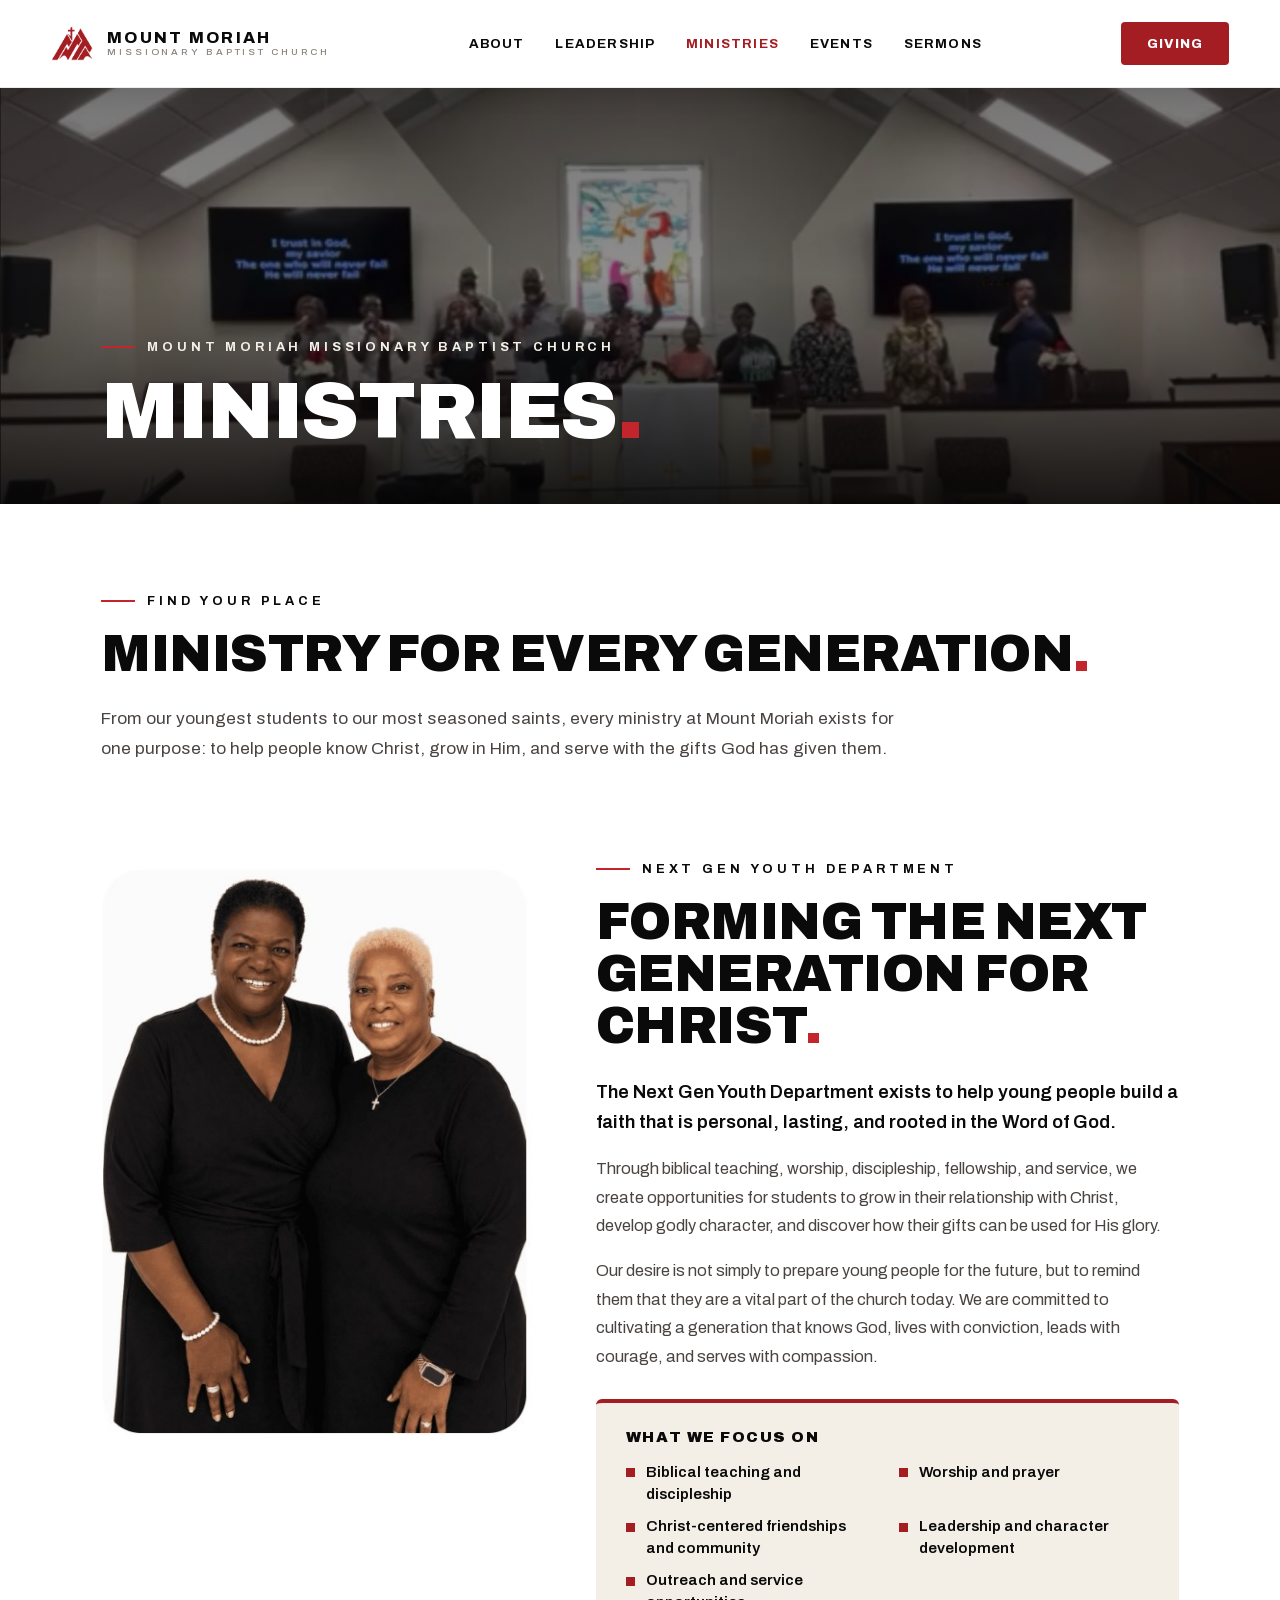
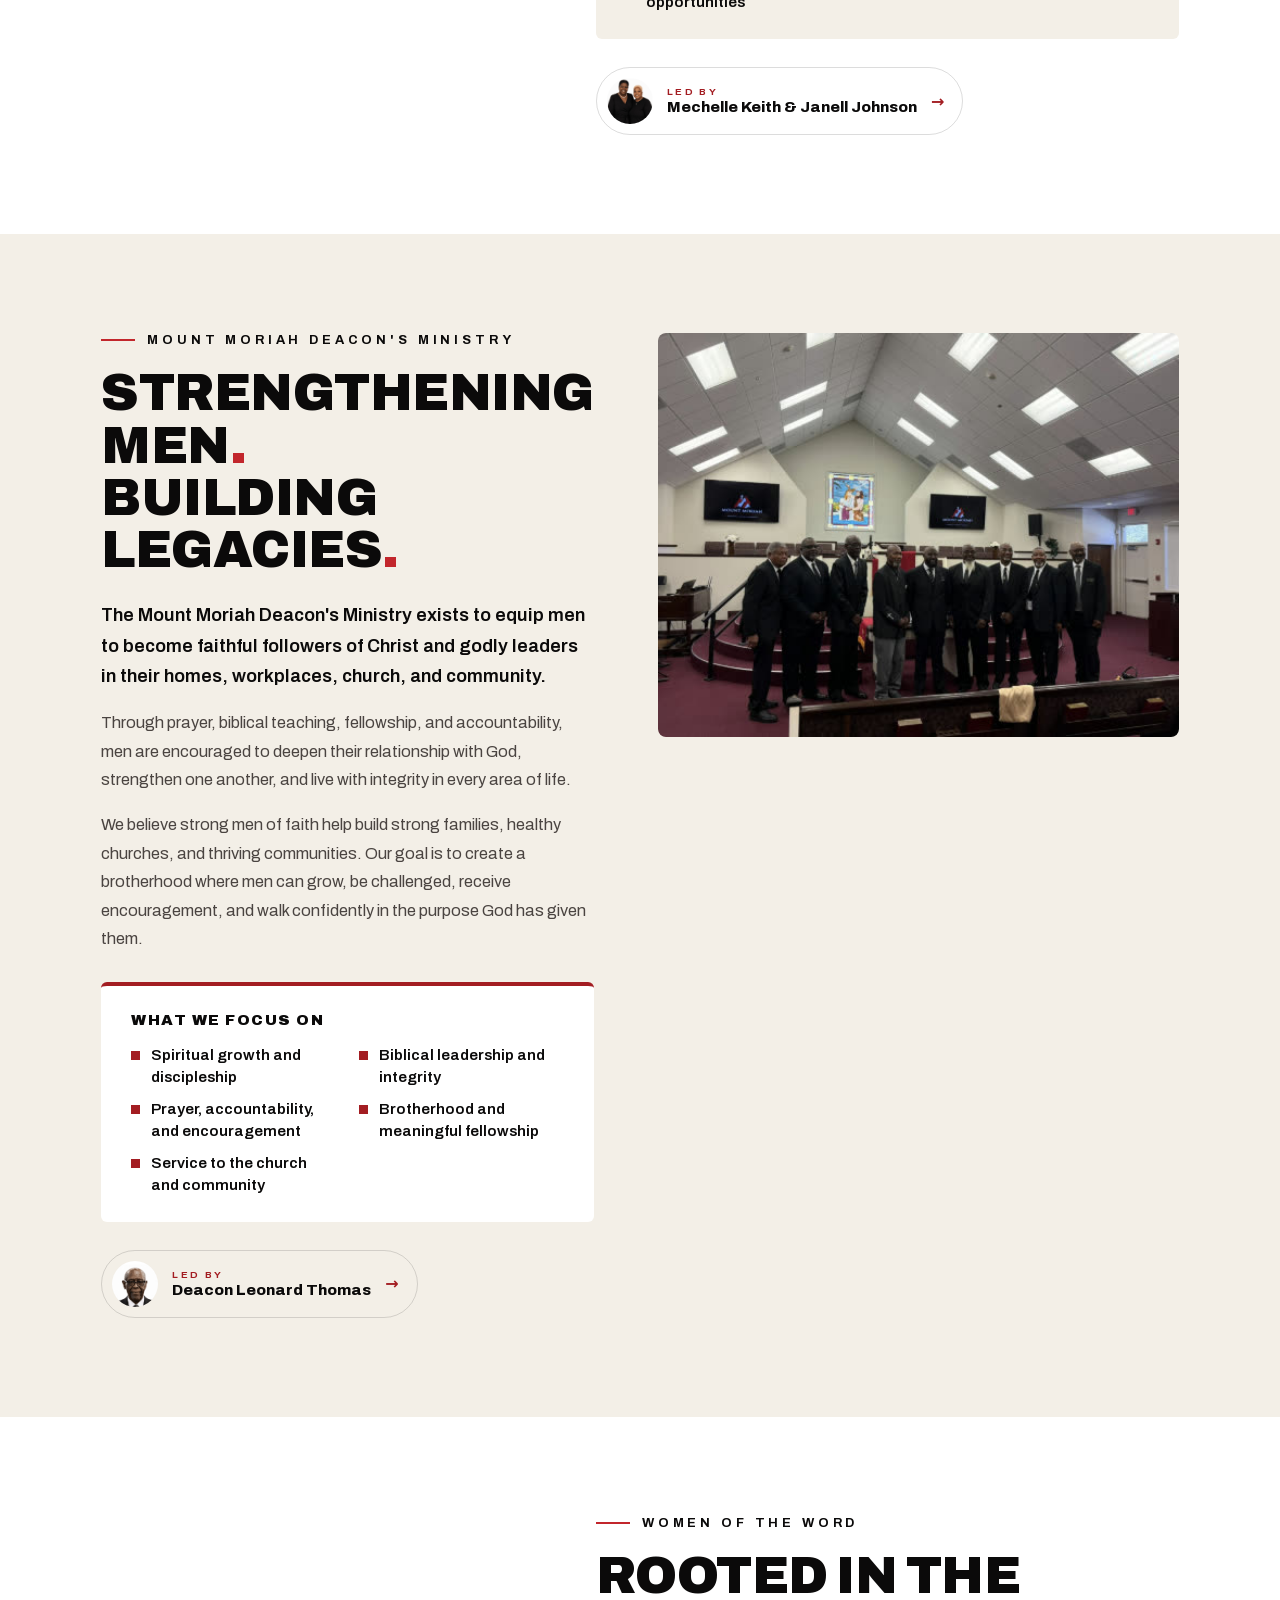
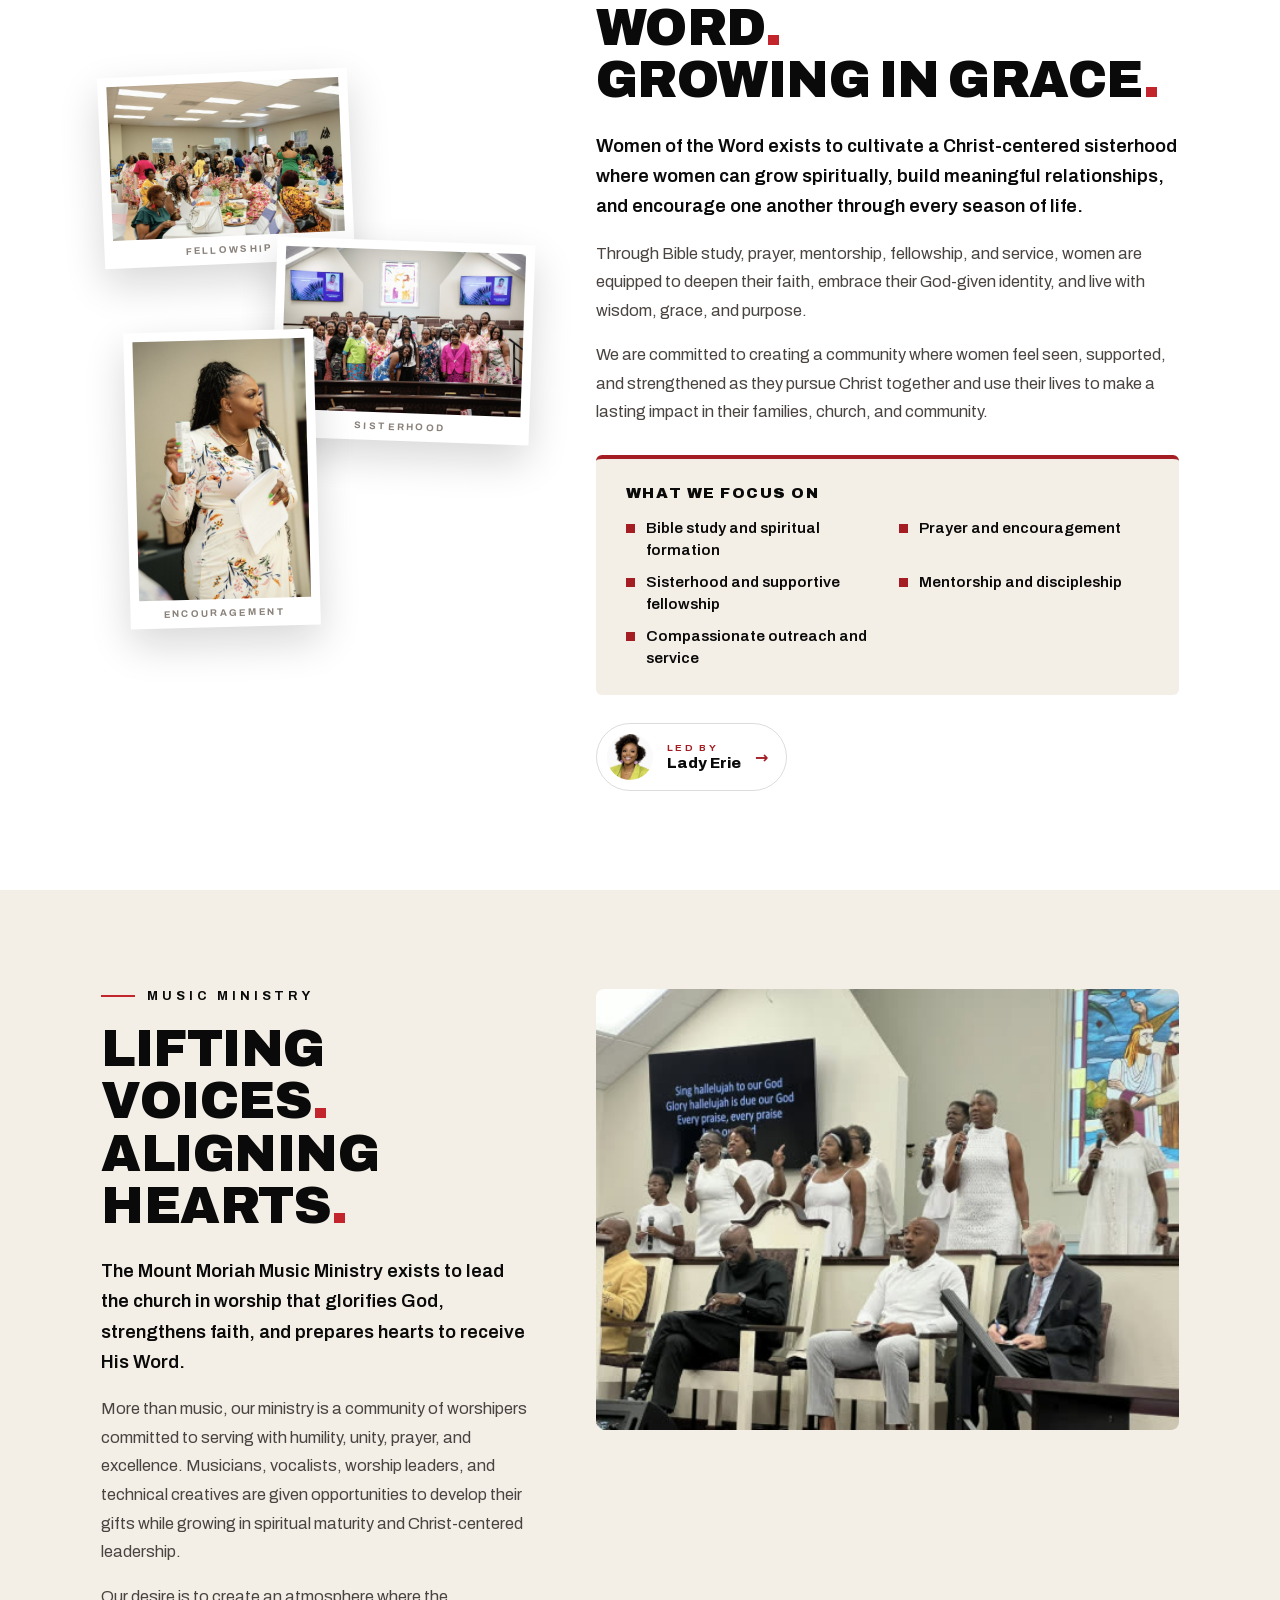
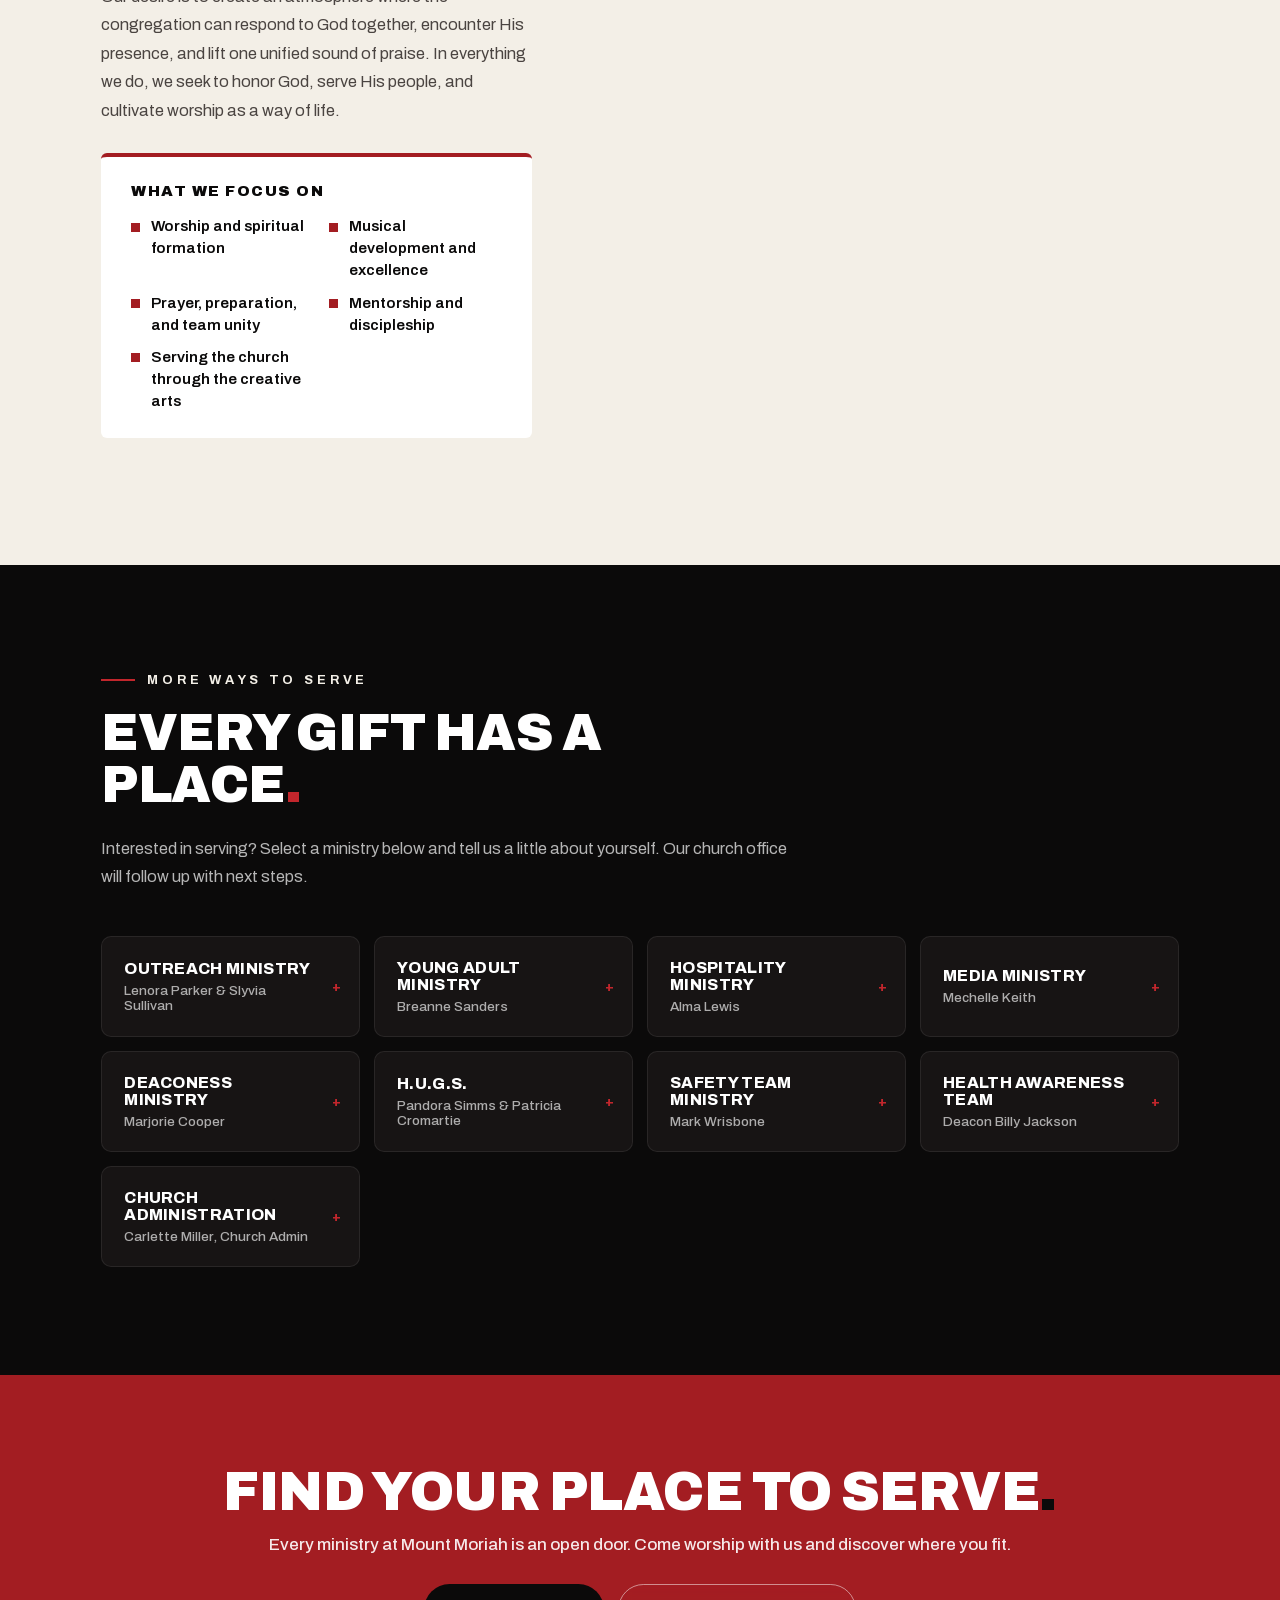
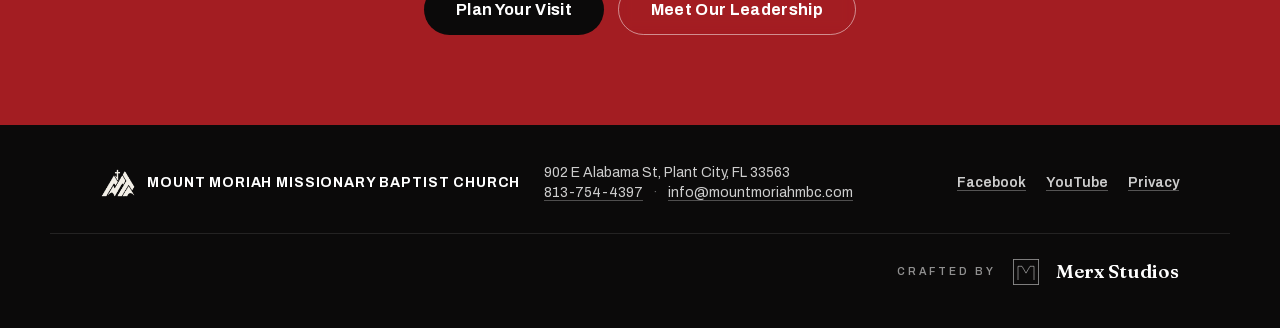
<file: ministries.html>
<!DOCTYPE html>
<html lang="en">
<head>
  <meta charset="UTF-8">
  <meta name="viewport" content="width=device-width, initial-scale=1.0">
  <!-- Merx Analytics: cookieless and first party (see /privacy). Plain tags on purpose:
       the daily tag check reads the served HTML. -->
  <script>window.mx=window.mx||function(){(window.mx.q=window.mx.q||[]).push(arguments)}</script>
  <script defer src="https://a.merxstudios.com/m.js" data-site="nnr5h1ox2sj6qzli"></script>
  <title>Ministries | Mount Moriah Missionary Baptist Church</title>
  <meta name="description" content="Explore the ministries of Mount Moriah Missionary Baptist Church in Plant City, Florida: Next Gen Youth, Deacon's Ministry, Women of the Word, Music Ministry, and more.">
  <meta name="theme-color" content="#ffffff">
  <link rel="canonical" href="https://mountmoriahmbc.com/ministries">
  <meta property="og:type" content="website">
  <meta property="og:site_name" content="Mount Moriah Missionary Baptist Church">
  <meta property="og:title" content="Ministries | Mount Moriah Missionary Baptist Church">
  <meta property="og:description" content="Explore the ministries of Mount Moriah Missionary Baptist Church in Plant City, Florida: Next Gen Youth, Deacon's Ministry, Women of the Word, Music Ministry, and more.">
  <meta property="og:url" content="https://mountmoriahmbc.com/ministries">
  <meta property="og:image" content="https://mountmoriahmbc.com/assets/img/hero-poster.jpg">
  <meta property="og:image:width" content="1920">
  <meta property="og:image:height" content="1080">
  <meta name="twitter:card" content="summary_large_image">
  <meta name="twitter:title" content="Ministries | Mount Moriah Missionary Baptist Church">
  <meta name="twitter:description" content="Explore the ministries of Mount Moriah Missionary Baptist Church in Plant City, Florida: Next Gen Youth, Deacon's Ministry, Women of the Word, Music Ministry, and more.">
  <meta name="twitter:image" content="https://mountmoriahmbc.com/assets/img/hero-poster.jpg">
  <link rel="icon" type="image/png" href="assets/brand/mark-red.png">
  <link rel="preload" href="/assets/fonts/archivo-roman-latin.3ccd4df4.woff2" as="font" type="font/woff2" crossorigin>
  <link rel="stylesheet" href="assets/css/styles.css?v=202610102145">
</head>
<body>

  <header class="nav">
    <a class="nav-brand" href="/" aria-label="Mount Moriah Missionary Baptist Church, home">
      <img class="nav-mark" src="assets/brand/mark-red.png" alt="" width="42" height="34">
      <span class="nav-wordmark">
        <span class="nav-name">Mount Moriah</span>
        <span class="nav-sub">Missionary Baptist Church</span>
      </span>
    </a>
    <nav class="nav-links" aria-label="Primary">
      <a href="/about">About</a>
      <a href="/leadership">Leadership</a>
      <a href="/ministries" class="active" aria-current="page">Ministries</a>
      <a href="/events">Events</a>
      <a href="/sermons">Sermons</a>
    </nav>
    <div class="nav-actions">
      <a class="btn btn-red nav-cta" href="/#give">Giving</a>
      <button class="nav-toggle" aria-expanded="false" aria-controls="mobile-menu" aria-label="Open menu">
        <span></span><span></span>
      </button>
    </div>
  </header>

  <div class="mobile-menu" id="mobile-menu" hidden>
    <nav aria-label="Mobile">
      <a href="/about">About</a>
      <a href="/leadership">Leadership</a>
      <a href="/ministries">Ministries</a>
      <a href="/events">Events</a>
      <a href="/sermons">Sermons</a>
      <a class="btn btn-red" href="/#give">Giving</a>
    </nav>
  </div>

  <section class="page-hero">
    <img class="page-hero-img" src="assets/img/ministries-hero.jpg" alt="" aria-hidden="true">
    <div class="page-hero-shade" aria-hidden="true"></div>
    <div class="page-hero-inner">
      <p class="eyebrow eyebrow--light"><span class="tick" aria-hidden="true"></span>Mount Moriah Missionary Baptist Church</p>
      <h1 class="page-hero-title">Ministries<span class="red">.</span></h1>
    </div>
  </section>

  <section class="min-intro">
    <div class="section-inner" data-reveal>
      <p class="eyebrow"><span class="tick" aria-hidden="true"></span>Find Your Place</p>
      <h2 class="section-title">Ministry for every generation<span class="red">.</span></h2>
      <p class="min-intro-sub">From our youngest students to our most seasoned saints, every ministry at Mount Moriah exists for one purpose: to help people know Christ, grow in Him, and serve with the gifts God has given them.</p>
    </div>
  </section>

  <section class="min-feature" id="next-gen">
    <div class="section-inner min-grid">
      <div class="min-media" data-reveal>
        <figure class="photo">
          <img src="assets/img/leaders/keith-johnson.jpg" alt="Mechelle Keith and Janell Johnson, Youth Ministry leaders" loading="lazy">
        </figure>
      </div>
      <div class="min-text" data-reveal>
        <p class="eyebrow"><span class="tick" aria-hidden="true"></span>Next Gen Youth Department</p>
        <h2 class="section-title">Forming the next generation for Christ<span class="red">.</span></h2>
        <p class="lead">The Next Gen Youth Department exists to help young people build a faith that is personal, lasting, and rooted in the Word of God.</p>
        <p>Through biblical teaching, worship, discipleship, fellowship, and service, we create opportunities for students to grow in their relationship with Christ, develop godly character, and discover how their gifts can be used for His glory.</p>
        <p>Our desire is not simply to prepare young people for the future, but to remind them that they are a vital part of the church today. We are committed to cultivating a generation that knows God, lives with conviction, leads with courage, and serves with compassion.</p>
        <div class="focus">
          <h3 class="focus-title">What We Focus On</h3>
          <ul class="focus-list">
            <li>Biblical teaching and discipleship</li>
            <li>Worship and prayer</li>
            <li>Christ-centered friendships and community</li>
            <li>Leadership and character development</li>
            <li>Outreach and service opportunities</li>
          </ul>
        </div>
        <a class="led-by" href="/leadership">
          <img src="assets/img/leaders/keith-johnson.jpg" alt="" loading="lazy">
          <span class="led-by-text">
            <span class="led-by-label">Led by</span>
            <span class="led-by-name">Mechelle Keith &amp; Janell Johnson</span>
          </span>
          <span class="led-by-arrow" aria-hidden="true">&rarr;</span>
        </a>
      </div>
    </div>
  </section>

  <section class="min-feature min-feature--alt" id="deacons-ministry">
    <div class="section-inner min-grid">
      <div class="min-media" data-reveal>
        <figure class="photo">
          <img src="assets/img/deacons.jpg" alt="The men of Mount Moriah gathered in the sanctuary" loading="lazy">
        </figure>
      </div>
      <div class="min-text" data-reveal>
        <p class="eyebrow"><span class="tick" aria-hidden="true"></span>Mount Moriah Deacon's Ministry</p>
        <h2 class="section-title">Strengthening men<span class="red">.</span><br>Building legacies<span class="red">.</span></h2>
        <p class="lead">The Mount Moriah Deacon's Ministry exists to equip men to become faithful followers of Christ and godly leaders in their homes, workplaces, church, and community.</p>
        <p>Through prayer, biblical teaching, fellowship, and accountability, men are encouraged to deepen their relationship with God, strengthen one another, and live with integrity in every area of life.</p>
        <p>We believe strong men of faith help build strong families, healthy churches, and thriving communities. Our goal is to create a brotherhood where men can grow, be challenged, receive encouragement, and walk confidently in the purpose God has given them.</p>
        <div class="focus">
          <h3 class="focus-title">What We Focus On</h3>
          <ul class="focus-list">
            <li>Spiritual growth and discipleship</li>
            <li>Biblical leadership and integrity</li>
            <li>Prayer, accountability, and encouragement</li>
            <li>Brotherhood and meaningful fellowship</li>
            <li>Service to the church and community</li>
          </ul>
        </div>
        <a class="led-by" href="/leadership">
          <img src="assets/img/leaders/leonard-thomas.jpg" alt="" loading="lazy">
          <span class="led-by-text">
            <span class="led-by-label">Led by</span>
            <span class="led-by-name">Deacon Leonard Thomas</span>
          </span>
          <span class="led-by-arrow" aria-hidden="true">&rarr;</span>
        </a>
      </div>
    </div>
  </section>

  <section class="min-feature" id="women-of-the-word">
    <div class="section-inner min-grid">
      <div class="min-media min-media--stack" data-reveal>
        <div class="tilt-stack" aria-label="Women of the Word gatherings">
          <figure class="c-photo ts-1" style="--r: -2.5deg">
            <img src="assets/img/wotw-fellowship.jpg" alt="Women of the Word gathered for fellowship in the hall" loading="lazy">
            <figcaption>Fellowship</figcaption>
          </figure>
          <figure class="c-photo ts-2" style="--r: 2deg">
            <img src="assets/img/wotw-group.jpg" alt="The women of Mount Moriah together in the sanctuary" loading="lazy">
            <figcaption>Sisterhood</figcaption>
          </figure>
          <figure class="c-photo ts-3" style="--r: -1.5deg">
            <img src="assets/img/wotw-speaker.jpg" alt="A speaker sharing with the women of Mount Moriah" loading="lazy">
            <figcaption>Encouragement</figcaption>
          </figure>
        </div>
      </div>
      <div class="min-text" data-reveal>
        <p class="eyebrow"><span class="tick" aria-hidden="true"></span>Women of the Word</p>
        <h2 class="section-title">Rooted in the Word<span class="red">.</span><br>Growing in grace<span class="red">.</span></h2>
        <p class="lead">Women of the Word exists to cultivate a Christ-centered sisterhood where women can grow spiritually, build meaningful relationships, and encourage one another through every season of life.</p>
        <p>Through Bible study, prayer, mentorship, fellowship, and service, women are equipped to deepen their faith, embrace their God-given identity, and live with wisdom, grace, and purpose.</p>
        <p>We are committed to creating a community where women feel seen, supported, and strengthened as they pursue Christ together and use their lives to make a lasting impact in their families, church, and community.</p>
        <div class="focus">
          <h3 class="focus-title">What We Focus On</h3>
          <ul class="focus-list">
            <li>Bible study and spiritual formation</li>
            <li>Prayer and encouragement</li>
            <li>Sisterhood and supportive fellowship</li>
            <li>Mentorship and discipleship</li>
            <li>Compassionate outreach and service</li>
          </ul>
        </div>
        <a class="led-by" href="/leadership">
          <img src="assets/img/leaders/lady-erie.jpg" alt="" loading="lazy">
          <span class="led-by-text">
            <span class="led-by-label">Led by</span>
            <span class="led-by-name">Lady Erie</span>
          </span>
          <span class="led-by-arrow" aria-hidden="true">&rarr;</span>
        </a>
      </div>
    </div>
  </section>

  <section class="min-feature min-feature--alt" id="music-ministry">
    <div class="section-inner min-grid">
      <div class="min-media" data-reveal>
        <figure class="photo">
          <img src="assets/img/praise-team.jpg" alt="The praise team leading worship at Mount Moriah" loading="lazy">
        </figure>
      </div>
      <div class="min-text" data-reveal>
        <p class="eyebrow"><span class="tick" aria-hidden="true"></span>Music Ministry</p>
        <h2 class="section-title">Lifting voices<span class="red">.</span><br>Aligning hearts<span class="red">.</span></h2>
        <p class="lead">The Mount Moriah Music Ministry exists to lead the church in worship that glorifies God, strengthens faith, and prepares hearts to receive His Word.</p>
        <p>More than music, our ministry is a community of worshipers committed to serving with humility, unity, prayer, and excellence. Musicians, vocalists, worship leaders, and technical creatives are given opportunities to develop their gifts while growing in spiritual maturity and Christ-centered leadership.</p>
        <p>Our desire is to create an atmosphere where the congregation can respond to God together, encounter His presence, and lift one unified sound of praise. In everything we do, we seek to honor God, serve His people, and cultivate worship as a way of life.</p>
        <div class="focus">
          <h3 class="focus-title">What We Focus On</h3>
          <ul class="focus-list">
            <li>Worship and spiritual formation</li>
            <li>Musical development and excellence</li>
            <li>Prayer, preparation, and team unity</li>
            <li>Mentorship and discipleship</li>
            <li>Serving the church through the creative arts</li>
          </ul>
        </div>
      </div>
    </div>
  </section>

  <section class="more-min" id="more-ministries">
    <div class="section-inner">
      <div class="more-min-head" data-reveal>
        <p class="eyebrow eyebrow--light"><span class="tick" aria-hidden="true"></span>More Ways to Serve</p>
        <h2 class="section-title">Every gift has a place<span class="red">.</span></h2>
        <p class="more-min-sub">Interested in serving? Select a ministry below and tell us a little about yourself. Our church office will follow up with next steps.</p>
      </div>
      <div class="more-min-grid">
        <button class="more-card" type="button" data-ministry="Outreach Ministry" data-reveal>
          <h3>Outreach Ministry</h3>
          <p>Lenora Parker &amp; Slyvia Sullivan</p>
          <span class="more-arrow" aria-hidden="true">+</span>
        </button>
        <button class="more-card" type="button" data-ministry="Young Adult Ministry" data-reveal>
          <h3>Young Adult Ministry</h3>
          <p>Breanne Sanders</p>
          <span class="more-arrow" aria-hidden="true">+</span>
        </button>
        <button class="more-card" type="button" data-ministry="Hospitality Ministry" data-reveal>
          <h3>Hospitality Ministry</h3>
          <p>Alma Lewis</p>
          <span class="more-arrow" aria-hidden="true">+</span>
        </button>
        <button class="more-card" type="button" data-ministry="Media Ministry" data-reveal>
          <h3>Media Ministry</h3>
          <p>Mechelle Keith</p>
          <span class="more-arrow" aria-hidden="true">+</span>
        </button>
        <button class="more-card" type="button" data-ministry="Deaconess Ministry" data-reveal>
          <h3>Deaconess Ministry</h3>
          <p>Marjorie Cooper</p>
          <span class="more-arrow" aria-hidden="true">+</span>
        </button>
        <button class="more-card" type="button" data-ministry="H.U.G.S." data-reveal>
          <h3>H.U.G.S.</h3>
          <p>Pandora Simms &amp; Patricia Cromartie</p>
          <span class="more-arrow" aria-hidden="true">+</span>
        </button>
        <button class="more-card" type="button" data-ministry="Safety Team Ministry" data-reveal>
          <h3>Safety Team Ministry</h3>
          <p>Mark Wrisbone</p>
          <span class="more-arrow" aria-hidden="true">+</span>
        </button>
        <button class="more-card" type="button" data-ministry="Health Awareness Team" data-reveal>
          <h3>Health Awareness Team</h3>
          <p>Deacon Billy Jackson</p>
          <span class="more-arrow" aria-hidden="true">+</span>
        </button>
        <button class="more-card" type="button" data-ministry="Church Administration" data-reveal>
          <h3>Church Administration</h3>
          <p>Carlette Miller, Church Admin</p>
          <span class="more-arrow" aria-hidden="true">+</span>
        </button>
      </div>
    </div>
  </section>

  <section class="cta-band">
    <div class="section-inner cta-inner" data-reveal>
      <h2 class="cta-title">Find your place to serve<span class="dot">.</span></h2>
      <p class="cta-sub">Every ministry at Mount Moriah is an open door. Come worship with us and discover where you fit.</p>
      <div class="cta-actions">
        <a class="btn btn-ink btn-lg" href="/#visit" data-mx-event="plan_visit_click">Plan Your Visit</a>
        <a class="btn btn-ghost btn-lg" href="/leadership">Meet Our Leadership</a>
      </div>
    </div>
  </section>

  <footer class="footer">
    <div class="footer-inner">
      <div class="footer-brand">
        <img src="assets/brand/mark-bone.png" alt="" width="34" height="28">
        <span>Mount Moriah Missionary Baptist Church</span>
      </div>
      <div class="footer-contact">
        <p class="footer-addr">902 E Alabama St, Plant City, FL 33563</p>
        <p class="footer-reach">
          <a href="tel:+18137544397">813-754-4397</a>
          <span class="footer-dot" aria-hidden="true">&middot;</span>
          <a href="mailto:info@mountmoriahmbc.com">info@mountmoriahmbc.com</a>
        </p>
      </div>
      <div class="footer-links">
        <a href="https://www.facebook.com/moriah.baptist.33" target="_blank" rel="noopener">Facebook</a>
        <a href="https://www.youtube.com/@Mountmoriahmbcplantcity" target="_blank" rel="noopener">YouTube</a>
        <a href="/privacy">Privacy</a>
      </div>
    </div>
    <div class="footer-credit">
      <a class="merx" href="https://merxstudios.com" target="_blank" rel="noopener">
        <span class="merx-by">Crafted by</span>
        <svg class="merx-mark" width="32" height="32" viewBox="0 0 56 56" xmlns="http://www.w3.org/2000/svg" aria-hidden="true">
          <rect x="6" y="6" width="44" height="44" fill="none" stroke="currentColor" stroke-width="1.5"/>
          <path d="M14 42 L14 18 L21 18 L28 30 L35 18 L42 18 L42 42" fill="none" stroke="currentColor" stroke-width="1.5" stroke-linejoin="miter"/>
        </svg>
        <span class="merx-name">Merx Studios</span>
      </a>
    </div>
  </footer>

  <div class="modal" id="serve-modal" hidden>
    <div class="modal-overlay" data-close></div>
    <div class="modal-panel" role="dialog" aria-modal="true" aria-labelledby="serve-modal-title">
      <button class="modal-close" type="button" data-close aria-label="Close form">&times;</button>

      <div class="modal-body" id="serve-form-body">
        <p class="eyebrow"><span class="tick" aria-hidden="true"></span>Serve With Us</p>
        <h2 class="modal-title" id="serve-modal-title">I'm interested in serving<span class="red">.</span></h2>
        <p class="modal-sub">Tell us a little about yourself and our church office will follow up with next steps.</p>

        <form id="serve-form" novalidate>
          <input type="checkbox" name="botcheck" class="hp-field" tabindex="-1" aria-hidden="true">
          <div class="field">
            <label for="sf-ministry">Ministry</label>
            <select id="sf-ministry" name="ministry" required>
              <option>Next Gen Youth Department</option>
              <option>Mount Moriah Deacon's Ministry</option>
              <option>Women of the Word</option>
              <option>Music Ministry</option>
              <option>Outreach Ministry</option>
              <option>Young Adult Ministry</option>
              <option>Hospitality Ministry</option>
              <option>Media Ministry</option>
              <option>Deacon's Ministry</option>
              <option>Deaconess Ministry</option>
              <option>H.U.G.S.</option>
              <option>Safety Team Ministry</option>
              <option>Health Awareness Team</option>
              <option>Church Administration</option>
            </select>
          </div>
          <div class="field-row">
            <div class="field">
              <label for="sf-name">Full name</label>
              <input id="sf-name" name="name" type="text" autocomplete="name" required>
            </div>
            <div class="field">
              <label for="sf-phone">Phone <span class="opt">(optional)</span></label>
              <input id="sf-phone" name="phone" type="tel" autocomplete="tel">
            </div>
          </div>
          <div class="field">
            <label for="sf-email">Email</label>
            <input id="sf-email" name="email" type="email" autocomplete="email" required>
          </div>
          <div class="field">
            <label for="sf-message">How would you like to serve? <span class="opt">(optional)</span></label>
            <textarea id="sf-message" name="message" rows="4"></textarea>
          </div>
          <p class="form-error" id="serve-error" hidden>Something went wrong sending your form. Please try again, or email us directly and we will get you connected.</p>
          <button class="btn btn-red btn-lg form-submit" type="submit">Send My Interest</button>
        </form>
      </div>

      <div class="modal-body modal-success" id="serve-success" hidden>
        <span class="success-mark" aria-hidden="true">
          <svg width="26" height="20" viewBox="0 0 26 20" fill="none"><path d="M2 10.5L9.5 18L24 2" stroke="currentColor" stroke-width="4" stroke-linecap="round" stroke-linejoin="round"/></svg>
        </span>
        <h2 class="modal-title">Thank you<span class="red">.</span></h2>
        <p class="modal-sub" id="serve-success-text">We received your interest and our church office will reach out with next steps. We are excited to serve alongside you.</p>
        <button class="btn btn-ink btn-lg" type="button" data-close>Done</button>
      </div>
    </div>
  </div>

  <script src="assets/js/site.js?v=202610102145"></script>
  <script>
    /* Serve-interest modal. The form relays through the shared helper in
       site.js to the church office inbox. */
    const modal = document.getElementById('serve-modal');
    const formBody = document.getElementById('serve-form-body');
    const successBody = document.getElementById('serve-success');
    const serveForm = document.getElementById('serve-form');
    const serveError = document.getElementById('serve-error');
    const ministrySelect = document.getElementById('sf-ministry');
    let lastFocus = null;

    function openModal(ministry) {
      lastFocus = document.activeElement;
      serveForm.reset();
      serveError.hidden = true;
      formBody.hidden = false;
      successBody.hidden = true;
      if (ministry) ministrySelect.value = ministry;
      modal.hidden = false;
      document.body.classList.add('modal-open');
      document.getElementById('sf-name').focus();
    }

    function closeModal() {
      modal.hidden = true;
      document.body.classList.remove('modal-open');
      if (lastFocus) lastFocus.focus();
    }

    document.querySelectorAll('.more-card').forEach(card => {
      card.addEventListener('click', () => openModal(card.dataset.ministry));
    });
    modal.querySelectorAll('[data-close]').forEach(el => el.addEventListener('click', closeModal));
    document.addEventListener('keydown', e => { if (e.key === 'Escape' && !modal.hidden) closeModal(); });

    modal.addEventListener('keydown', e => {
      if (e.key !== 'Tab') return;
      const list = [...modal.querySelectorAll('button, input, select, textarea, a[href]')]
        .filter(el => !el.disabled && el.offsetParent !== null);
      if (!list.length) return;
      const first = list[0], last = list[list.length - 1];
      if (e.shiftKey && document.activeElement === first) { e.preventDefault(); last.focus(); }
      else if (!e.shiftKey && document.activeElement === last) { e.preventDefault(); first.focus(); }
    });

    window.mmWireForm({
      form: serveForm,
      mxForm: 'serve',
      accessKey: window.MM_FORM_KEYS.serve,
      errorEl: serveError,
      subject: d => 'Ministry Interest: ' + d.ministry,
      onSuccess: d => {
        document.getElementById('serve-success-text').textContent =
          'We received your interest in the ' + d.ministry + ' and our church office will reach out with next steps. We are excited to serve alongside you.';
        formBody.hidden = true;
        successBody.hidden = false;
        successBody.querySelector('[data-close]').focus();
      }
    });
  </script>
</body>
</html>
</file>
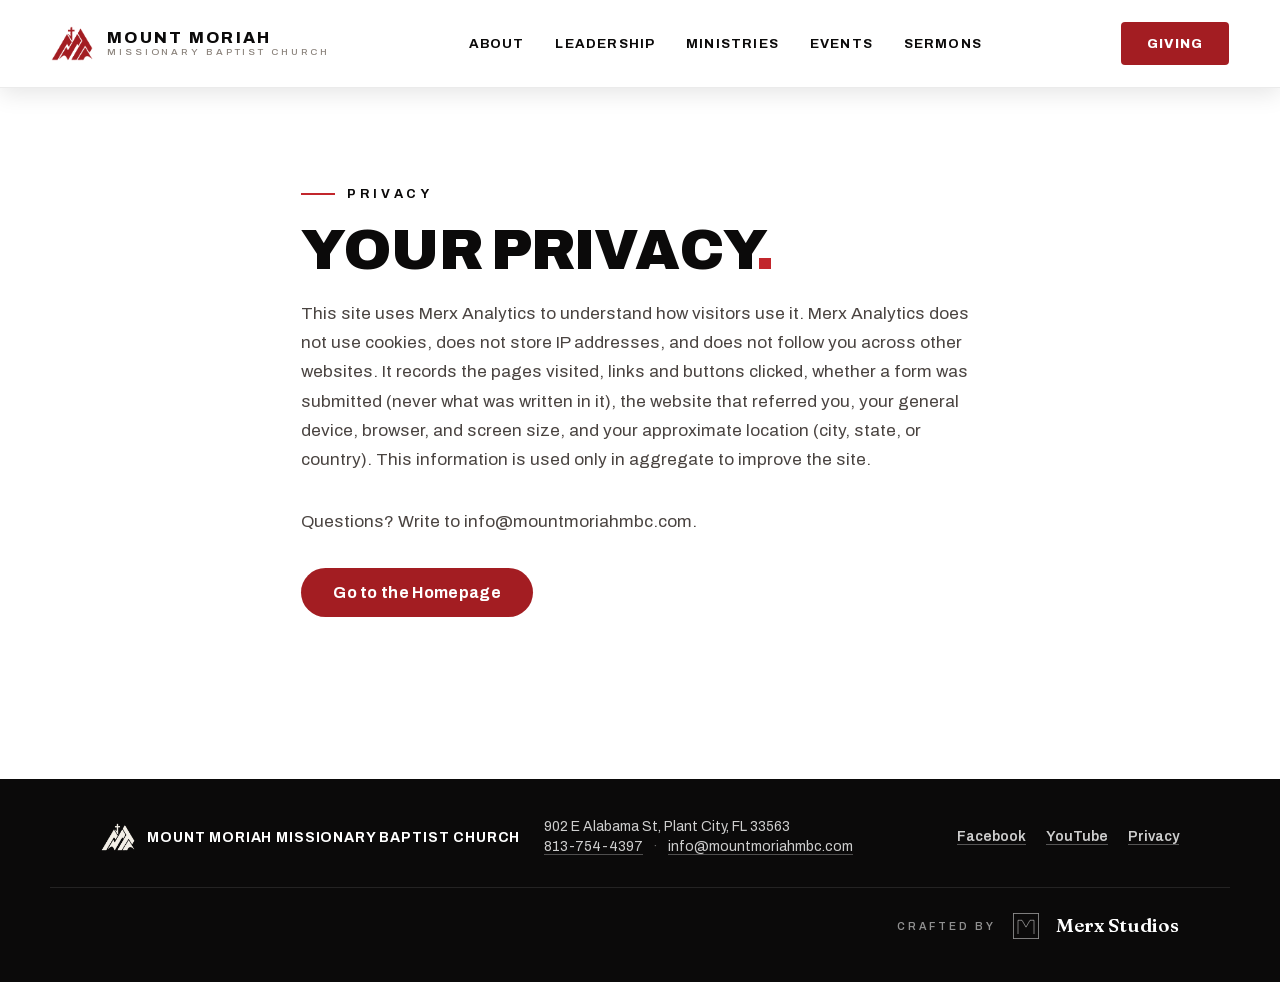
<file: privacy.html>
<!DOCTYPE html>
<html lang="en">
<head>
  <meta charset="UTF-8">
  <meta name="viewport" content="width=device-width, initial-scale=1.0">
  <!-- Merx Analytics: cookieless and first party (see /privacy). Plain tags on purpose:
       the daily tag check reads the served HTML. -->
  <script>window.mx=window.mx||function(){(window.mx.q=window.mx.q||[]).push(arguments)}</script>
  <script defer src="https://a.merxstudios.com/m.js" data-site="nnr5h1ox2sj6qzli"></script>
  <title>Privacy | Mount Moriah Missionary Baptist Church</title>
  <meta name="description" content="How the Mount Moriah Missionary Baptist Church website measures visits, without cookies.">
  <link rel="canonical" href="https://mountmoriahmbc.com/privacy">
  <meta name="theme-color" content="#ffffff">
  <link rel="icon" type="image/png" href="/assets/brand/mark-red.png">
  <link rel="preload" href="/assets/fonts/archivo-roman-latin.3ccd4df4.woff2" as="font" type="font/woff2" crossorigin>
  <link rel="stylesheet" href="/assets/css/styles.css?v=202610102145">
</head>
<body>

  <header class="nav">
    <a class="nav-brand" href="/" aria-label="Mount Moriah Missionary Baptist Church, home">
      <img class="nav-mark" src="/assets/brand/mark-red.png" alt="" width="42" height="34">
      <span class="nav-wordmark">
        <span class="nav-name">Mount Moriah</span>
        <span class="nav-sub">Missionary Baptist Church</span>
      </span>
    </a>
    <nav class="nav-links" aria-label="Primary">
      <a href="/about">About</a>
      <a href="/leadership">Leadership</a>
      <a href="/ministries">Ministries</a>
      <a href="/events">Events</a>
      <a href="/sermons">Sermons</a>
    </nav>
    <div class="nav-actions">
      <a class="btn btn-red nav-cta" href="/#give">Giving</a>
      <button class="nav-toggle" aria-expanded="false" aria-controls="mobile-menu" aria-label="Open menu">
        <span></span><span></span>
      </button>
    </div>
  </header>

  <div class="mobile-menu" id="mobile-menu" hidden>
    <nav aria-label="Mobile">
      <a href="/about">About</a>
      <a href="/leadership">Leadership</a>
      <a href="/ministries">Ministries</a>
      <a href="/events">Events</a>
      <a href="/sermons">Sermons</a>
      <a class="btn btn-red" href="/#give">Giving</a>
    </nav>
  </div>

  <main class="notfound">
    <div class="section-inner notfound-inner">
      <p class="eyebrow"><span class="tick" aria-hidden="true"></span>Privacy</p>
      <h1 class="notfound-title">Your privacy<span class="red">.</span></h1>
      <p class="notfound-sub">This site uses Merx Analytics to understand how visitors use it. Merx Analytics does not use cookies, does not store IP addresses, and does not follow you across other websites. It records the pages visited, links and buttons clicked, whether a form was submitted (never what was written in it), the website that referred you, your general device, browser, and screen size, and your approximate location (city, state, or country). This information is used only in aggregate to improve the site.</p>
      <p class="notfound-sub">Questions? Write to <a href="mailto:info@mountmoriahmbc.com">info@mountmoriahmbc.com</a>.</p>
      <div class="notfound-actions">
        <a class="btn btn-red btn-lg" href="/">Go to the Homepage</a>
      </div>
    </div>
  </main>

  <footer class="footer">
    <div class="footer-inner">
      <div class="footer-brand">
        <img src="/assets/brand/mark-bone.png" alt="" width="34" height="28">
        <span>Mount Moriah Missionary Baptist Church</span>
      </div>
      <div class="footer-contact">
        <p class="footer-addr">902 E Alabama St, Plant City, FL 33563</p>
        <p class="footer-reach">
          <a href="tel:+18137544397">813-754-4397</a>
          <span class="footer-dot" aria-hidden="true">&middot;</span>
          <a href="mailto:info@mountmoriahmbc.com">info@mountmoriahmbc.com</a>
        </p>
      </div>
      <div class="footer-links">
        <a href="https://www.facebook.com/moriah.baptist.33" target="_blank" rel="noopener">Facebook</a>
        <a href="https://www.youtube.com/@Mountmoriahmbcplantcity" target="_blank" rel="noopener">YouTube</a>
        <a href="/privacy">Privacy</a>
      </div>
    </div>
    <div class="footer-credit">
      <a class="merx" href="https://merxstudios.com" target="_blank" rel="noopener">
        <span class="merx-by">Crafted by</span>
        <svg class="merx-mark" width="32" height="32" viewBox="0 0 56 56" xmlns="http://www.w3.org/2000/svg" aria-hidden="true">
          <rect x="6" y="6" width="44" height="44" fill="none" stroke="currentColor" stroke-width="1.5"/>
          <path d="M14 42 L14 18 L21 18 L28 30 L35 18 L42 18 L42 42" fill="none" stroke="currentColor" stroke-width="1.5" stroke-linejoin="miter"/>
        </svg>
        <span class="merx-name">Merx Studios</span>
      </a>
    </div>
  </footer>

  <script src="/assets/js/site.js?v=202610102145"></script>
</body>
</html>
</file>
<file: assets/css/styles.css>
/* Mount Moriah Missionary Baptist Church - Plant City, FL
   Palette: ink black / paper white / brand red #A31D22 (sampled from the mark) */

/* Fonts: self-hosted copies of the Google Fonts files (the same files; no request to Google). */
@font-face { font-family: 'Archivo'; font-style: normal; font-weight: 400 900; font-display: swap; src: url(/assets/fonts/archivo-roman-latin-ext.50120aa8.woff2) format('woff2'); unicode-range: U+0100-02BA, U+02BD-02C5, U+02C7-02CC, U+02CE-02D7, U+02DD-02FF, U+0304, U+0308, U+0329, U+1D00-1DBF, U+1E00-1E9F, U+1EF2-1EFF, U+2020, U+20A0-20AB, U+20AD-20C4, U+2113, U+2C60-2C7F, U+A720-A7FF; }
@font-face { font-family: 'Archivo'; font-style: normal; font-weight: 400 900; font-display: swap; src: url(/assets/fonts/archivo-roman-latin.3ccd4df4.woff2) format('woff2'); unicode-range: U+0000-00FF, U+0131, U+0152-0153, U+02BB-02BC, U+02C6, U+02DA, U+02DC, U+0304, U+0308, U+0329, U+2000-206F, U+20AC, U+2122, U+2191, U+2193, U+2212, U+2215, U+FEFF, U+FFFD; }
@font-face { font-family: 'Fraunces'; font-style: normal; font-weight: 600; font-display: swap; src: url(/assets/fonts/fraunces-roman-latin-ext.0ccf6138.woff2) format('woff2'); unicode-range: U+0100-02BA, U+02BD-02C5, U+02C7-02CC, U+02CE-02D7, U+02DD-02FF, U+0304, U+0308, U+0329, U+1D00-1DBF, U+1E00-1E9F, U+1EF2-1EFF, U+2020, U+20A0-20AB, U+20AD-20C4, U+2113, U+2C60-2C7F, U+A720-A7FF; }
@font-face { font-family: 'Fraunces'; font-style: normal; font-weight: 600; font-display: swap; src: url(/assets/fonts/fraunces-roman-latin.9aef3a40.woff2) format('woff2'); unicode-range: U+0000-00FF, U+0131, U+0152-0153, U+02BB-02BC, U+02C6, U+02DA, U+02DC, U+0304, U+0308, U+0329, U+2000-206F, U+20AC, U+2122, U+2191, U+2193, U+2212, U+2215, U+FEFF, U+FFFD; }

:root {
  --ink: #0b0a0a;
  --ink-soft: #171414;
  --paper: #ffffff;
  --bone: #f3efe7;
  --red: #a31d22;
  --red-bright: #c2262c;
  --line: rgba(255, 255, 255, 0.22);
  --nav-h: 88px;
  --hero-gap: clamp(12px, 1.8vw, 26px);
  --hero-gap-top: clamp(26px, 3.2vw, 52px);
}

* { margin: 0; padding: 0; box-sizing: border-box; }

html { scroll-behavior: smooth; }

body {
  font-family: "Archivo", system-ui, -apple-system, sans-serif;
  background: var(--ink);
  color: var(--paper);
  -webkit-font-smoothing: antialiased;
}

img, video { display: block; max-width: 100%; }

a { color: inherit; text-decoration: none; }

/* ---------- Buttons ---------- */

.btn {
  display: inline-flex;
  align-items: center;
  gap: 10px;
  font-weight: 700;
  font-size: 0.95rem;
  letter-spacing: 0.02em;
  padding: 13px 26px;
  border-radius: 999px;
  transition: background 0.18s ease, border-color 0.18s ease, transform 0.18s ease;
}

.btn:active { transform: scale(0.98); }

.btn-red { background: var(--red); color: #fff; }
.btn-red:hover { background: var(--red-bright); }

.btn-ghost {
  border: 1.5px solid var(--line);
  color: #fff;
  background: rgba(0, 0, 0, 0.18);
  backdrop-filter: blur(6px);
}
.btn-ghost:hover { border-color: #fff; }

.btn-lg { padding: 16px 32px; font-size: 1rem; }

/* currentColor keeps the focus ring visible on light and dark surfaces alike */
:is(a, button):focus-visible {
  outline: 2px solid currentColor;
  outline-offset: 3px;
  border-radius: 4px;
}

/* Outline button that fills with brand red on hover. The fill is a pseudo
   element wiping in from the left, so the label needs .btn-label to sit above
   it. Base version reads on dark backgrounds, --ink on light ones. */
.btn-wipe {
  position: relative;
  overflow: hidden;
  isolation: isolate;
  border: 1.5px solid rgba(255, 255, 255, 0.42);
  color: #fff;
  background: transparent;
}

.btn-wipe::before {
  content: "";
  position: absolute;
  inset: 0;
  z-index: -1;
  background: var(--red);
  transform: scaleX(0);
  transform-origin: left center;
  transition: transform 0.4s cubic-bezier(0.16, 1, 0.3, 1);
}

.btn-wipe:hover, .btn-wipe:focus-visible { border-color: var(--red); }
.btn-wipe:hover::before, .btn-wipe:focus-visible::before { transform: scaleX(1); }

.btn-label { display: inline-flex; align-items: center; gap: 9px; }

.btn-wipe--ink { border-color: rgba(11, 10, 10, 0.22); color: var(--ink); }
.btn-wipe--ink:hover, .btn-wipe--ink:focus-visible { color: #fff; border-color: var(--red); }

@media (prefers-reduced-motion: reduce) {
  .btn-wipe::before { transition: none; }
}

/* ---------- Nav ---------- */

/* Solid white header that sits above the hero rather than floating over it.
   It scrolls away with the page rather than sticking; relative positioning is
   only for stacking above the mobile menu overlay. */
.nav {
  position: relative;
  z-index: 30;
  height: var(--nav-h);
  display: flex;
  align-items: center;
  gap: clamp(20px, 3vw, 44px);
  padding: 0 clamp(20px, 4vw, 56px);
  background: var(--paper);
  border-bottom: 1px solid rgba(11, 10, 10, 0.08);
  box-shadow: 0 6px 22px rgba(11, 10, 10, 0.1);
}

.nav-brand { display: flex; align-items: center; gap: 14px; flex-shrink: 0; }

.nav-mark { width: 42px; height: auto; }

.nav-wordmark { display: flex; flex-direction: column; line-height: 1.15; }

.nav-name {
  font-weight: 800;
  font-size: 1.02rem;
  letter-spacing: 0.14em;
  text-transform: uppercase;
  color: var(--ink);
}

.nav-sub {
  font-weight: 500;
  font-size: 0.6rem;
  letter-spacing: 0.3em;
  text-transform: uppercase;
  color: #8a827b;
}

.nav-links {
  display: flex;
  align-items: center;
  gap: clamp(16px, 2.4vw, 34px);
  margin: 0 auto;
}

.nav-links a {
  font-weight: 700;
  font-size: 0.83rem;
  letter-spacing: 0.09em;
  text-transform: uppercase;
  color: var(--ink);
  white-space: nowrap;
  transition: color 0.15s ease;
}

.nav-links a:hover { color: var(--red); }

.nav-links a.active { color: var(--red); border-color: transparent; }

.nav-actions { display: flex; align-items: center; gap: 16px; flex-shrink: 0; }

/* Squared-off call to action, matching the reference header */
.nav-cta {
  border-radius: 4px;
  padding: 14px 26px;
  font-weight: 800;
  font-size: 0.82rem;
  letter-spacing: 0.08em;
  text-transform: uppercase;
}

.nav-toggle {
  display: none;
  flex-direction: column;
  justify-content: center;
  gap: 7px;
  width: 44px;
  height: 44px;
  background: none;
  border: 0;
  cursor: pointer;
}

.nav-toggle span {
  display: block;
  height: 2px;
  margin: 0 10px;
  background: var(--ink);
  transition: transform 0.2s ease;
}

.nav-toggle[aria-expanded="true"] span:first-child { transform: translateY(4.5px) rotate(45deg); }
.nav-toggle[aria-expanded="true"] span:last-child { transform: translateY(-4.5px) rotate(-45deg); }

.mobile-menu[hidden] { display: none; }

/* Full-screen overlay below the bar. The nav stacks above it (z 30 vs 25) so
   the brand and the close toggle stay visible while the menu is open. */
.mobile-menu {
  position: fixed;
  inset: 0;
  z-index: 25;
  padding-top: var(--nav-h);
  background: var(--paper);
  display: flex;
  align-items: center;
  justify-content: center;
  text-align: center;
  overflow-y: auto;
}

.mobile-menu nav { display: flex; flex-direction: column; gap: 26px; align-items: center; padding: 40px 20px; }

.mobile-menu a {
  font-weight: 800;
  font-size: 1.5rem;
  letter-spacing: 0.06em;
  text-transform: uppercase;
  color: var(--ink);
}

.mobile-menu a:hover { color: var(--red); }

.mobile-menu .btn { font-size: 0.9rem; margin-top: 8px; color: #fff; border-radius: 4px; }

/* ---------- Hero ---------- */

/* The hero sits inside a white frame as a rounded card, with a visible gap
   between it and the nav, matching the encapsulated-video reference. */
.hero-frame {
  background: var(--paper);
  padding: var(--hero-gap-top) var(--hero-gap) var(--hero-gap);
}

.hero {
  position: relative;
  min-height: calc(100svh - var(--nav-h) - var(--hero-gap-top) - var(--hero-gap));
  display: flex;
  flex-direction: column;
  justify-content: flex-end;
  overflow: hidden;
  border-radius: clamp(16px, 2vw, 28px);
  background: var(--ink);
}

.hero-video,
.hero::before {
  position: absolute;
  inset: 0;
  width: 100%;
  height: 100%;
  object-fit: cover;
}

.hero-shade {
  position: absolute;
  inset: 0;
  background:
    linear-gradient(to top, rgba(6, 5, 5, 0.88) 0%, rgba(6, 5, 5, 0.42) 42%, rgba(6, 5, 5, 0.18) 68%, rgba(6, 5, 5, 0.6) 100%),
    linear-gradient(100deg, rgba(6, 5, 5, 0.55) 0%, rgba(6, 5, 5, 0) 55%);
}

.hero-inner {
  position: relative;
  z-index: 2;
  padding: clamp(56px, 9vh, 96px) clamp(20px, 4vw, 56px) 0;
  margin-top: auto;
  max-width: 980px;
}

.hero-eyebrow {
  display: flex;
  align-items: center;
  gap: 12px;
  font-weight: 600;
  font-size: 0.82rem;
  letter-spacing: 0.32em;
  text-transform: uppercase;
  color: var(--bone);
  margin-bottom: 22px;
}

.tick { width: 34px; height: 2px; background: var(--red-bright); }

.hero-title {
  font-weight: 900;
  font-size: clamp(2.9rem, 7.2vw, 5.6rem);
  line-height: 0.96;
  letter-spacing: -0.015em;
  text-transform: uppercase;
  margin-bottom: 26px;
}

.hero-title .red { color: var(--red-bright); }

.hero-lede {
  font-size: clamp(1.02rem, 1.6vw, 1.2rem);
  font-weight: 500;
  line-height: 1.6;
  color: rgba(255, 255, 255, 0.88);
  max-width: 34em;
  margin-bottom: 34px;
}

.hero-cta { display: flex; flex-wrap: wrap; gap: 14px; margin-bottom: clamp(40px, 6vh, 72px); }

/* Service times strip */

.hero-times {
  position: relative;
  z-index: 2;
  display: grid;
  grid-template-columns: repeat(4, 1fr);
  border-top: 1px solid var(--line);
  padding: 0 clamp(20px, 4vw, 56px);
  background: linear-gradient(to top, rgba(6, 5, 5, 0.55), rgba(6, 5, 5, 0.25));
  backdrop-filter: blur(8px);
}

.time {
  display: flex;
  flex-direction: column;
  gap: 4px;
  padding: 20px clamp(14px, 2vw, 28px);
  border-left: 1px solid var(--line);
}

.time:first-child { border-left: 0; padding-left: 0; }

.time-day {
  font-size: 0.68rem;
  font-weight: 700;
  letter-spacing: 0.26em;
  text-transform: uppercase;
  color: var(--red-bright);
}

.time-link .time-day { color: var(--bone); }

.time-name { font-weight: 700; font-size: 1.02rem; }

.time-when { font-weight: 500; font-size: 0.9rem; color: rgba(255, 255, 255, 0.72); }

.time-link { transition: background 0.15s ease; }
.time-link:hover { background: rgba(255, 255, 255, 0.06); }
.time-link .arrow { color: var(--red-bright); font-weight: 700; }

/* ---------- Shared section primitives ---------- */

.section-inner { max-width: 1180px; margin: 0 auto; padding: 0 clamp(20px, 4vw, 56px); }

.eyebrow {
  display: flex;
  align-items: center;
  gap: 12px;
  font-weight: 700;
  font-size: 0.8rem;
  letter-spacing: 0.3em;
  text-transform: uppercase;
  color: var(--ink);
  margin-bottom: 20px;
}

.eyebrow--light { color: var(--bone); }
.eyebrow--small { font-size: 0.7rem; margin-bottom: 12px; }

.section-title {
  font-weight: 900;
  font-size: clamp(2rem, 4.4vw, 3.2rem);
  line-height: 1.02;
  text-transform: uppercase;
  letter-spacing: -0.01em;
  margin-bottom: 24px;
}

.section-title .red { color: var(--red-bright); }

.lead { font-size: 1.15rem; font-weight: 600; line-height: 1.65; margin-bottom: 18px; }

.text-link {
  display: inline-block;
  font-weight: 800;
  font-size: 0.95rem;
  letter-spacing: 0.04em;
  text-transform: uppercase;
  color: var(--red);
  border-bottom: 2px solid transparent;
  transition: border-color 0.15s ease;
}

.text-link:hover { border-color: var(--red); }

.about-grid > *, .history-grid > *, .statements-grid > *,
.pastor-grid > *, .pastor-photos > * { min-width: 0; }

.photo { margin: 0; }
.photo img { width: 100%; height: 100%; object-fit: cover; border-radius: 6px; }
.photo figcaption {
  font-size: 0.82rem;
  font-weight: 600;
  letter-spacing: 0.08em;
  text-transform: uppercase;
  color: #7a736e;
  margin-top: 12px;
}

/* ---------- Homepage: About section ---------- */

.about-home { background: var(--paper); color: var(--ink); padding: clamp(72px, 12vh, 130px) 0; }

.about-head { max-width: 720px; margin-bottom: clamp(40px, 6vh, 64px); }

.about-mark { width: 54px; height: auto; margin-bottom: 24px; }

.about-grid {
  display: grid;
  grid-template-columns: 1fr 1fr;
  gap: clamp(28px, 4vw, 56px);
}

.about-card-media {
  display: block;
  overflow: hidden;
  border-radius: 6px;
  margin-bottom: 24px;
  aspect-ratio: 16 / 10;
}

.about-card-media img {
  width: 100%;
  height: 100%;
  object-fit: cover;
  transition: transform 0.4s ease;
}

.about-card:hover .about-card-media img { transform: scale(1.04); }

.about-card h3 {
  font-weight: 900;
  font-size: clamp(1.4rem, 2.4vw, 1.9rem);
  line-height: 1.05;
  text-transform: uppercase;
  margin-bottom: 12px;
}

.about-card p { font-size: 1.02rem; line-height: 1.7; color: #4a4441; margin-bottom: 18px; }

/* ---------- About page ---------- */

.page-hero {
  position: relative;
  min-height: calc(56svh - var(--nav-h));
  display: flex;
  align-items: flex-end;
  overflow: hidden;
}

.page-hero-img {
  position: absolute;
  inset: 0;
  width: 100%;
  height: 100%;
  object-fit: cover;
  object-position: center 30%;
}

.page-hero-shade {
  position: absolute;
  inset: 0;
  background: linear-gradient(to top, rgba(6, 5, 5, 0.9), rgba(6, 5, 5, 0.45) 55%, rgba(6, 5, 5, 0.55));
}

.page-hero-inner {
  position: relative;
  z-index: 2;
  width: 100%;
  max-width: 1180px;
  margin: 0 auto;
  padding: clamp(56px, 9vh, 96px) clamp(20px, 4vw, 56px) clamp(36px, 6vh, 60px);
}

.page-hero-title {
  font-weight: 900;
  font-size: clamp(2.6rem, 7vw, 5rem);
  line-height: 0.95;
  text-transform: uppercase;
  letter-spacing: -0.015em;
}

.page-hero-title .red { color: var(--red-bright); }

/* History */

.history { background: var(--bone); color: var(--ink); padding: clamp(72px, 12vh, 130px) 0; overflow-x: clip; }

.history-grid {
  display: grid;
  grid-template-columns: 1fr 1fr;
  gap: clamp(32px, 5vw, 80px);
  align-items: center;
}

.history-text p:not(.eyebrow):not(.lead) { font-size: 1.02rem; line-height: 1.75; color: #4a4441; margin-bottom: 16px; }

/* Heritage photo pile */

.history-collage { position: relative; aspect-ratio: 4 / 5; }

.collage-ghost {
  position: absolute;
  top: -7%;
  right: -2%;
  font-weight: 900;
  font-size: clamp(4.5rem, 9vw, 7.5rem);
  line-height: 1;
  text-transform: uppercase;
  letter-spacing: -0.02em;
  color: rgba(163, 29, 34, 0.09);
  user-select: none;
}

.c-photo {
  position: absolute;
  margin: 0;
  background: #fff;
  padding: 10px;
  box-shadow: 0 16px 40px rgba(11, 10, 10, 0.16);
  transform: rotate(var(--r));
  transition: transform 0.35s ease, box-shadow 0.35s ease;
}

.c-photo img { width: 100%; height: auto; }

.c-photo figcaption {
  margin-top: 9px;
  text-align: center;
  font-size: 0.6rem;
  font-weight: 700;
  letter-spacing: 0.24em;
  text-transform: uppercase;
  color: #8a827b;
}

.c-photo:hover {
  transform: rotate(0deg) translateY(-8px);
  box-shadow: 0 26px 54px rgba(11, 10, 10, 0.24);
  z-index: 9;
}

.c-photo--1 { width: 46%; left: 2%; top: 0; z-index: 2; }
.c-photo--2 { width: 60%; right: -1%; top: 12%; z-index: 3; }
.c-photo--3 { width: 56%; left: 0; top: 56%; z-index: 4; }
.c-photo--4 { width: 40%; right: 6%; top: 66%; z-index: 5; }

/* Mission / Vision */

.statements { background: var(--ink); color: var(--paper); padding: clamp(84px, 14vh, 150px) 0; }

.statements-grid {
  display: grid;
  grid-template-columns: 1fr 1fr;
  gap: clamp(48px, 6vw, 96px);
}

.statement-index {
  display: block;
  font-weight: 900;
  font-size: clamp(3.6rem, 6vw, 5.4rem);
  line-height: 1;
  color: rgba(255, 255, 255, 0.07);
  margin-bottom: 18px;
}

.statement-tagline {
  font-weight: 900;
  font-size: clamp(1.5rem, 2.6vw, 2.2rem);
  line-height: 1;
  letter-spacing: -0.01em;
  text-transform: uppercase;
  margin-bottom: 18px;
}

.statement-tagline .red { color: var(--red-bright); }

.statement-text {
  font-weight: 500;
  font-size: clamp(1.05rem, 1.5vw, 1.2rem);
  line-height: 1.7;
  color: rgba(255, 255, 255, 0.82);
  max-width: 30em;
}

/* Pastor & First Lady */

.pastor { background: var(--paper); color: var(--ink); padding: clamp(72px, 12vh, 130px) 0; }

.pastor-grid {
  display: grid;
  grid-template-columns: 0.9fr 1.1fr;
  gap: clamp(32px, 5vw, 72px);
  align-items: start;
}

.pastor-photos {
  position: sticky;
  top: calc(var(--nav-h) + 24px);
}

.photo--tall { aspect-ratio: 3 / 4; }

.pastor-photos .photo--tall { aspect-ratio: auto; }

.pastor-text p:not(.eyebrow):not(.lead) { font-size: 1.02rem; line-height: 1.75; color: #4a4441; margin-bottom: 16px; }

.pastor-role {
  font-weight: 700;
  font-size: 0.8rem;
  letter-spacing: 0.14em;
  text-transform: uppercase;
  color: var(--red);
  margin-bottom: 24px;
}

.pastor-family {
  background: var(--bone);
  border-top: 4px solid var(--red);
  border-radius: 6px;
  padding: 24px 28px;
  margin-top: 28px;
}

.pastor-family p { margin-bottom: 0; font-weight: 600; }

.welcome-home {
  margin-top: 26px;
  font-weight: 900;
  font-size: clamp(1.4rem, 2.2vw, 1.8rem);
  line-height: 1;
  letter-spacing: -0.01em;
  text-transform: uppercase;
}

.welcome-home .red { color: var(--red-bright); }

/* ---------- Ministries page ---------- */

.leaders { background: var(--bone); color: var(--ink); padding: clamp(72px, 12vh, 130px) 0; }

.leaders-head { max-width: 700px; margin-bottom: clamp(40px, 6vh, 64px); }

.leaders-sub, .mothers-sub { font-size: 1.05rem; line-height: 1.7; color: #5c554f; }

.leader-grid {
  display: grid;
  grid-template-columns: repeat(auto-fill, minmax(230px, 1fr));
  gap: clamp(18px, 2.4vw, 30px);
}

.leader-card {
  position: relative;
  background: #fff;
  border-radius: 12px;
  padding: 18px 18px 24px;
  box-shadow: 0 10px 30px rgba(11, 10, 10, 0.07);
  transition: transform 0.3s ease, box-shadow 0.3s ease;
}

.leader-card:hover {
  transform: translateY(-6px);
  box-shadow: 0 22px 44px rgba(11, 10, 10, 0.13);
}

.leader-card::after {
  content: "";
  position: absolute;
  left: 18px;
  right: 18px;
  bottom: 0;
  height: 3px;
  background: var(--red);
  border-radius: 3px 3px 0 0;
  transform: scaleX(0);
  transform-origin: left;
  transition: transform 0.3s ease;
}

.leader-card:hover::after { transform: scaleX(1); }

.leader-photo {
  height: 240px;
  border-radius: 8px;
  overflow: hidden;
  background: #fff;
  margin-bottom: 16px;
}

.leader-photo img {
  width: 100%;
  height: 100%;
  object-fit: contain;
  object-position: center bottom;
}

.leader-name {
  font-weight: 800;
  font-size: 1.02rem;
  line-height: 1.2;
  text-transform: uppercase;
  letter-spacing: 0.01em;
  margin-bottom: 6px;
}

.leader-role {
  font-weight: 700;
  font-size: 0.72rem;
  letter-spacing: 0.22em;
  text-transform: uppercase;
  color: var(--red);
}

/* Ministry features */

.min-intro { background: var(--paper); color: var(--ink); padding: clamp(64px, 10vh, 110px) 0 0; }

.min-intro-sub { max-width: 46em; font-size: 1.08rem; line-height: 1.7; color: #4a4441; }

.min-feature { background: var(--paper); color: var(--ink); padding: clamp(72px, 11vh, 120px) 0; }

.min-feature--alt { background: var(--bone); }

.min-grid {
  display: grid;
  grid-template-columns: 0.85fr 1.15fr;
  gap: clamp(32px, 5vw, 72px);
  align-items: start;
}

.min-feature--alt .min-media { order: 2; }

.min-media {
  position: sticky;
  top: calc(var(--nav-h) + 24px);
}

.min-media .photo { border-radius: 8px; overflow: hidden; }
.min-media .photo img { width: 100%; height: auto; }

.min-text p:not(.eyebrow):not(.lead) { font-size: 1.02rem; line-height: 1.75; color: #4a4441; margin-bottom: 16px; }

.focus {
  background: var(--bone);
  border-top: 4px solid var(--red);
  border-radius: 6px;
  padding: 26px 30px;
  margin: 28px 0;
}

.min-feature--alt .focus { background: #fff; }

.focus-title {
  font-weight: 900;
  font-size: 0.95rem;
  text-transform: uppercase;
  letter-spacing: 0.1em;
  margin-bottom: 16px;
}

.focus-list {
  list-style: none;
  display: grid;
  grid-template-columns: 1fr 1fr;
  gap: 10px 24px;
}

.focus-list li {
  position: relative;
  padding-left: 20px;
  font-weight: 600;
  font-size: 0.95rem;
  line-height: 1.45;
}

.focus-list li::before {
  content: "";
  position: absolute;
  left: 0;
  top: 0.48em;
  width: 9px;
  height: 9px;
  background: var(--red);
}

.led-by {
  display: inline-flex;
  align-items: center;
  gap: 14px;
  padding: 10px 18px 10px 10px;
  border: 1.5px solid rgba(11, 10, 10, 0.14);
  border-radius: 999px;
  transition: border-color 0.2s ease, background 0.2s ease;
}

.led-by:hover { border-color: var(--red); }

.led-by img {
  width: 46px;
  height: 46px;
  border-radius: 50%;
  object-fit: cover;
  object-position: center top;
}

.led-by-text { display: flex; flex-direction: column; line-height: 1.2; }

.led-by-label {
  font-weight: 700;
  font-size: 0.62rem;
  letter-spacing: 0.24em;
  text-transform: uppercase;
  color: var(--red);
}

.led-by-name { font-weight: 800; font-size: 0.95rem; }

.led-by-arrow { color: var(--red); font-weight: 800; }

/* Tilted photo stack, the same print-pile treatment used on the about page */

.min-media--stack { align-self: center; }

.tilt-stack { position: relative; aspect-ratio: 1 / 1.3; }

.tilt-stack .c-photo { padding: 9px; }

/* Offsets are tuned so no print covers the caption of the one beneath it */
.ts-1 { width: 58%; left: 0; top: 0; z-index: 2; }
.ts-2 { width: 60%; right: 0; top: 30%; z-index: 3; }
.ts-3 { width: 44%; left: 6%; top: 46%; z-index: 4; }

/* More ministries strip */

.more-min { background: var(--ink); color: var(--paper); padding: clamp(80px, 12vh, 130px) 0; }

.more-min-head { max-width: 700px; margin-bottom: clamp(36px, 5vh, 56px); }

.more-min-grid {
  display: grid;
  grid-template-columns: repeat(auto-fill, minmax(250px, 1fr));
  gap: 14px;
}

.more-card {
  position: relative;
  display: block;
  background: var(--ink-soft);
  border: 1px solid rgba(255, 255, 255, 0.08);
  border-radius: 10px;
  padding: 22px 48px 22px 22px;
  transition: border-color 0.2s ease, transform 0.2s ease;
}

.more-card:hover { border-color: var(--red-bright); transform: translateY(-3px); }

.more-card h3 {
  font-weight: 800;
  font-size: 1rem;
  text-transform: uppercase;
  letter-spacing: 0.02em;
  margin-bottom: 6px;
}

.more-card p { font-weight: 500; font-size: 0.85rem; color: rgba(255, 255, 255, 0.65); }

.more-arrow {
  position: absolute;
  right: 18px;
  top: 50%;
  transform: translateY(-50%);
  color: var(--red-bright);
  font-weight: 800;
}

.more-min-sub { font-size: 1.02rem; line-height: 1.7; color: rgba(255, 255, 255, 0.7); max-width: 46em; margin-top: 4px; }

.more-card {
  font-family: inherit;
  text-align: left;
  width: 100%;
  cursor: pointer;
  color: inherit;
}

/* Serve-interest modal */

body.modal-open { overflow: hidden; }

.modal { position: fixed; inset: 0; z-index: 50; }

.modal[hidden] { display: none; }

.modal-overlay {
  position: absolute;
  inset: 0;
  background: rgba(8, 7, 7, 0.72);
  backdrop-filter: blur(6px);
}

.modal-panel {
  position: relative;
  z-index: 2;
  max-width: 560px;
  margin: clamp(16px, 5vh, 64px) auto;
  max-height: calc(100vh - 32px);
  overflow-y: auto;
  background: var(--paper);
  color: var(--ink);
  border-radius: 14px;
  border-top: 5px solid var(--red);
  box-shadow: 0 40px 90px rgba(0, 0, 0, 0.45);
  animation: modal-in 0.28s cubic-bezier(0.16, 1, 0.3, 1);
}

@keyframes modal-in {
  from { opacity: 0; transform: translateY(18px) scale(0.98); }
  to { opacity: 1; transform: none; }
}

@media (prefers-reduced-motion: reduce) {
  .modal-panel { animation: none; }
}

.modal-close {
  position: absolute;
  top: 14px;
  right: 16px;
  width: 40px;
  height: 40px;
  border: 0;
  background: none;
  font-size: 1.7rem;
  line-height: 1;
  color: #7a736e;
  cursor: pointer;
  border-radius: 50%;
  transition: color 0.15s ease, background 0.15s ease;
}

.modal-close:hover { color: var(--ink); background: var(--bone); }

.modal-body { padding: clamp(28px, 5vw, 44px); }

.modal-title {
  font-weight: 900;
  font-size: clamp(1.5rem, 3.4vw, 2rem);
  line-height: 1;
  text-transform: uppercase;
  letter-spacing: -0.01em;
  margin-bottom: 12px;
}

.modal-title .red { color: var(--red-bright); }

.modal-sub { font-size: 0.98rem; line-height: 1.65; color: #5c554f; margin-bottom: 26px; }

.hp-field { position: absolute; left: -9999px; width: 1px; height: 1px; opacity: 0; }

.field { margin-bottom: 16px; }

.field-row { display: grid; grid-template-columns: 1fr 1fr; gap: 14px; }

.field label,
.field .field-label {
  display: block;
  font-weight: 700;
  font-size: 0.72rem;
  letter-spacing: 0.14em;
  text-transform: uppercase;
  margin-bottom: 7px;
}

.field .opt { color: #9a9286; font-weight: 600; letter-spacing: 0.08em; text-transform: none; font-size: 0.72rem; }

.field input,
.field select,
.field textarea {
  width: 100%;
  font-family: inherit;
  font-size: 0.98rem;
  font-weight: 500;
  color: var(--ink);
  background: var(--bone);
  border: 1.5px solid transparent;
  border-radius: 8px;
  padding: 12px 14px;
  transition: border-color 0.15s ease, background 0.15s ease;
}

.field textarea { resize: vertical; }

.field :is(input, select, textarea):focus {
  outline: none;
  border-color: var(--red);
  background: #fff;
}

/* Visit date picker. A live calendar, so no date list ever needs maintaining. */

.dp { background: var(--bone); border-radius: 10px; padding: 16px 16px 14px; }

.dp-head { display: flex; align-items: center; justify-content: space-between; margin-bottom: 12px; }

.dp-month { font-weight: 900; font-size: 0.92rem; text-transform: uppercase; letter-spacing: 0.05em; }

.dp-nav {
  width: 32px;
  height: 32px;
  flex: none;
  border: 1.5px solid rgba(11, 10, 10, 0.14);
  border-radius: 50%;
  background: #fff;
  font-family: inherit;
  font-size: 1rem;
  line-height: 1;
  color: var(--ink);
  cursor: pointer;
  transition: border-color 0.15s ease, color 0.15s ease;
}

.dp-nav:hover:not(:disabled) { border-color: var(--red); color: var(--red); }
.dp-nav:disabled { opacity: 0.3; cursor: default; }

.dp-grid { display: grid; grid-template-columns: repeat(7, 1fr); gap: 3px; }

.dp-dow {
  text-align: center;
  font-weight: 700;
  font-size: 0.58rem;
  letter-spacing: 0.1em;
  text-transform: uppercase;
  color: #8a827b;
  padding-bottom: 5px;
}

.dp-pad { aspect-ratio: 1; }

.dp-day {
  aspect-ratio: 1;
  display: flex;
  align-items: center;
  justify-content: center;
  border: 0;
  border-radius: 7px;
  background: transparent;
  font-family: inherit;
  font-weight: 600;
  font-size: 0.85rem;
  color: #4a4441;
  cursor: pointer;
  transition: background 0.15s ease, color 0.15s ease;
}

.dp-day:hover:not(:disabled) { background: #fff; }
.dp-day:disabled { opacity: 0.28; cursor: default; }

.dp-day.is-service {
  font-weight: 800;
  color: var(--ink);
  box-shadow: inset 0 0 0 1.5px rgba(163, 29, 34, 0.3);
}

.dp-day.is-selected {
  background: var(--red);
  color: #fff;
  font-weight: 800;
  box-shadow: none;
}

.dp-day.is-selected:hover { background: var(--red-bright); }

.dp-foot {
  display: flex;
  align-items: baseline;
  justify-content: space-between;
  gap: 12px;
  flex-wrap: wrap;
  margin-top: 12px;
}

.dp-selected { font-size: 0.82rem; font-weight: 600; line-height: 1.5; color: #7a736e; }
.dp-selected strong { color: var(--ink); font-weight: 800; }

.dp-clear {
  flex: none;
  border: 0;
  background: none;
  font-family: inherit;
  font-weight: 700;
  font-size: 0.68rem;
  letter-spacing: 0.14em;
  text-transform: uppercase;
  color: var(--red);
  cursor: pointer;
  border-bottom: 1px solid transparent;
}

.dp-clear[hidden] { display: none; }
.dp-clear:hover { border-color: var(--red); }

.form-error {
  font-size: 0.9rem;
  font-weight: 600;
  color: var(--red);
  background: rgba(163, 29, 34, 0.07);
  border-radius: 8px;
  padding: 12px 14px;
  margin-bottom: 16px;
}

.form-submit { width: 100%; justify-content: center; margin-top: 6px; }

.form-submit:disabled { opacity: 0.6; cursor: wait; }

.modal-success { text-align: center; padding-top: clamp(40px, 7vw, 56px); }

.success-mark {
  display: inline-flex;
  align-items: center;
  justify-content: center;
  width: 64px;
  height: 64px;
  border-radius: 50%;
  background: var(--red);
  color: #fff;
  margin-bottom: 20px;
}

.modal-success .btn { margin-top: 10px; }

/* About page leadership banner */

.lead-banner { background: var(--bone); color: var(--ink); padding: clamp(64px, 10vh, 110px) 0; }

.lead-banner-inner {
  display: flex;
  align-items: center;
  justify-content: space-between;
  gap: clamp(24px, 4vw, 56px);
  flex-wrap: wrap;
}

.lead-banner-text { max-width: 620px; }

.lead-banner-sub { font-size: 1.05rem; line-height: 1.7; color: #5c554f; }

/* Church Mothers band */

.mothers-band { background: var(--ink); color: var(--paper); padding: clamp(84px, 13vh, 140px) 0; }

.mothers-head { max-width: 700px; margin-bottom: clamp(44px, 7vh, 72px); }

.mothers-band .mothers-sub { color: rgba(255, 255, 255, 0.75); }

.mothers-grid {
  display: grid;
  grid-template-columns: repeat(3, 1fr);
  gap: clamp(24px, 4vw, 56px);
  max-width: 960px;
  margin: 0 auto;
}

.mother { margin: 0; text-align: center; }

.mother-photo {
  border-radius: 999px 999px 0 0;
  overflow: hidden;
  aspect-ratio: 3 / 4;
  background: #fff;
  border-bottom: 4px solid var(--red);
}

.mother-photo img {
  width: 100%;
  height: 100%;
  object-fit: cover;
  object-position: center top;
}

.mother figcaption { margin-top: 18px; display: flex; flex-direction: column; gap: 5px; }

.mother-name {
  font-weight: 800;
  font-size: 1.05rem;
  text-transform: uppercase;
  letter-spacing: 0.02em;
}

.mother-role {
  font-weight: 700;
  font-size: 0.68rem;
  letter-spacing: 0.26em;
  text-transform: uppercase;
  color: var(--red-bright);
}

/* CTA band */

.cta-band { background: var(--red); color: #fff; padding: clamp(64px, 10vh, 110px) 0; }

.cta-inner { text-align: center; }

.cta-title {
  font-weight: 900;
  font-size: clamp(2rem, 4.6vw, 3.4rem);
  line-height: 1;
  text-transform: uppercase;
  letter-spacing: -0.01em;
  margin-bottom: 16px;
}

.cta-title .dot { color: var(--ink); }

.cta-sub { font-size: 1.05rem; font-weight: 500; color: rgba(255, 255, 255, 0.9); margin-bottom: 30px; }

.cta-actions { display: flex; justify-content: center; flex-wrap: wrap; gap: 14px; }

.btn-ink { background: var(--ink); color: #fff; }
.btn-ink:hover { background: #241f1f; }

.cta-band .btn-ghost { border-color: rgba(255, 255, 255, 0.5); background: transparent; }
.cta-band .btn-ghost:hover { border-color: #fff; }

/* Footer */

.footer { background: var(--ink); color: rgba(255, 255, 255, 0.8); padding: 40px 0; }

.footer-inner {
  max-width: 1180px;
  margin: 0 auto;
  padding: 0 clamp(20px, 4vw, 56px);
  display: flex;
  align-items: center;
  gap: 24px;
  flex-wrap: wrap;
}

.footer-brand {
  display: flex;
  align-items: center;
  gap: 12px;
  font-weight: 700;
  font-size: 0.88rem;
  letter-spacing: 0.06em;
  text-transform: uppercase;
  color: #fff;
}

.footer-contact { display: flex; flex-direction: column; gap: 5px; }

.footer-addr { font-size: 0.88rem; }

.footer-reach { font-size: 0.88rem; display: flex; flex-wrap: wrap; gap: 4px 10px; align-items: baseline; }

.footer-reach a {
  border-bottom: 1px solid rgba(255, 255, 255, 0.28);
  transition: border-color 0.15s ease, color 0.15s ease;
}

.footer-reach a:hover { color: #fff; border-color: #fff; }

.footer-dot { color: rgba(255, 255, 255, 0.4); }

.footer-links { margin-left: auto; display: flex; gap: 20px; }

.footer-links a {
  font-weight: 600;
  font-size: 0.88rem;
  border-bottom: 1px solid rgba(255, 255, 255, 0.3);
  transition: border-color 0.15s ease;
}

.footer-links a:hover { border-color: #fff; }

/* Merx Studios credit. Fraunces matches the studio's own wordmark, and the
   mark tilts on hover. */
.footer-credit {
  max-width: 1180px;
  margin: 32px auto 0;
  padding: 22px clamp(20px, 4vw, 56px) 0;
  border-top: 1px solid rgba(255, 255, 255, 0.1);
  display: flex;
  justify-content: flex-end;
}

.merx {
  display: inline-flex;
  align-items: center;
  gap: 14px;
  color: rgba(255, 255, 255, 0.55);
  transition: color 0.25s ease;
}

.merx:hover { color: rgba(255, 255, 255, 0.85); }

.merx-by {
  font-weight: 600;
  font-size: 0.66rem;
  letter-spacing: 0.28em;
  text-transform: uppercase;
}

.merx-mark {
  flex: none;
  transition: transform 0.5s cubic-bezier(0.16, 1, 0.3, 1);
}

.merx:hover .merx-mark,
.merx:focus-visible .merx-mark { transform: rotate(-11deg); }

.merx-name {
  font-family: "Fraunces", Georgia, serif;
  font-weight: 600;
  font-size: 1.18rem;
  line-height: 1;
  color: #fff;
}

@media (prefers-reduced-motion: reduce) {
  .merx-mark { transition: none; }
}

@media (max-width: 560px) {
  .footer-credit { justify-content: flex-start; }
  .merx { gap: 10px; }
  .merx-by { font-size: 0.6rem; letter-spacing: 0.2em; }
  .merx-name { font-size: 1.05rem; }
}

/* ---------- Ministry Moments marquee ---------- */

.moments {
  background: var(--ink);
  color: var(--paper);
  padding: clamp(76px, 12vh, 130px) 0 clamp(64px, 10vh, 110px);
  overflow: hidden;
}

.moments-head { max-width: 760px; margin-bottom: clamp(40px, 6vh, 64px); }

.moments-sub { font-size: 1.05rem; line-height: 1.7; color: rgba(255, 255, 255, 0.7); max-width: 40em; }

.moments-rail {
  overflow: hidden;
  padding: 30px 0;
  -webkit-mask-image: linear-gradient(to right, transparent, #000 5%, #000 95%, transparent);
  mask-image: linear-gradient(to right, transparent, #000 5%, #000 95%, transparent);
}

/* The track holds two identical sets, so translating exactly half its width
   loops seamlessly. Spacing uses margin, not gap, so half the track width
   lands on an item boundary instead of drifting by half a gap each cycle. */
.moments-track {
  display: flex;
  width: max-content;
  animation: moments-scroll 78s linear infinite;
}

.moments-rail:hover .moments-track,
.moments-rail:focus-within .moments-track { animation-play-state: paused; }

@keyframes moments-scroll {
  from { transform: translateX(0); }
  to { transform: translateX(-50%); }
}

.moment {
  margin: 0 clamp(14px, 1.8vw, 26px) 0 0;
  width: clamp(210px, 23vw, 320px);
  flex: none;
  aspect-ratio: 4 / 5;
  border-radius: 8px;
  overflow: hidden;
  background: var(--ink-soft);
  transform: rotate(var(--r));
  box-shadow: 0 20px 46px rgba(0, 0, 0, 0.45);
  transition: transform 0.4s cubic-bezier(0.16, 1, 0.3, 1);
}

.moment img { width: 100%; height: 100%; object-fit: cover; }

.moment:hover { transform: rotate(0deg) scale(1.03); }

@media (prefers-reduced-motion: reduce) {
  .moments-track { animation: none; width: auto; }
  .moments-rail { overflow-x: auto; }
  .moment { transform: none; }
}

.noanim .moments-track { animation: none; }

/* ---------- Latest sermon ---------- */

.sermon { background: var(--bone); color: var(--ink); padding: clamp(72px, 12vh, 130px) 0; }

.sermon-grid {
  display: grid;
  grid-template-columns: 0.9fr 1.1fr;
  gap: clamp(32px, 5vw, 72px);
  align-items: center;
}

.sermon-meta {
  font-weight: 700;
  font-size: 0.78rem;
  letter-spacing: 0.2em;
  text-transform: uppercase;
  color: var(--red);
  margin-bottom: 16px;
}

.sermon-sep { color: rgba(11, 10, 10, 0.3); }

.sermon-sub { font-size: 1.05rem; line-height: 1.7; color: #4a4441; margin-bottom: 30px; }

.sermon-actions { display: flex; flex-wrap: wrap; gap: 14px; }

.player-frame {
  position: relative;
  aspect-ratio: 16 / 9;
  border-radius: 10px;
  overflow: hidden;
  background: var(--ink);
  box-shadow: 0 26px 60px rgba(11, 10, 10, 0.22);
}

.player-frame iframe { position: absolute; inset: 0; width: 100%; height: 100%; border: 0; }

.player-note {
  margin-top: 14px;
  font-size: 0.82rem;
  font-weight: 600;
  letter-spacing: 0.08em;
  text-transform: uppercase;
  color: #7a736e;
}

.btn-outline { border: 1.5px solid rgba(11, 10, 10, 0.22); color: var(--ink); }
.btn-outline:hover { border-color: var(--ink); }

/* ---------- Sunday Reflection ---------- */

.reflection { background: var(--ink); color: var(--paper); padding: clamp(76px, 12vh, 140px) 0; }

.reflection-head { max-width: 760px; margin-bottom: clamp(40px, 6vh, 64px); }

.reflection-sub { font-size: 1.05rem; line-height: 1.7; color: rgba(255, 255, 255, 0.72); max-width: 42em; }

.reflection-grid {
  display: grid;
  grid-template-columns: minmax(0, 0.62fr) minmax(0, 1.38fr);
  gap: clamp(32px, 4.5vw, 68px);
  align-items: start;
}

.reflection-grid > * { min-width: 0; }

/* Portrait recap video, framed like a phone reel */
.reel {
  position: relative;
  aspect-ratio: 9 / 16;
  border-radius: 14px;
  overflow: hidden;
  background: var(--ink-soft);
  box-shadow: 0 26px 60px rgba(0, 0, 0, 0.5);
}

.reel video { width: 100%; height: 100%; object-fit: cover; display: block; }

.reel-note {
  margin-top: 14px;
  font-weight: 700;
  font-size: 0.72rem;
  letter-spacing: 0.18em;
  text-transform: uppercase;
  color: rgba(255, 255, 255, 0.5);
}

.series-art {
  margin: 0 0 24px;
  border-radius: 10px;
  overflow: hidden;
  background: var(--ink-soft);
  box-shadow: 0 20px 46px rgba(0, 0, 0, 0.42);
}

.series-art img { width: 100%; height: auto; display: block; }

.series-title {
  font-weight: 900;
  font-size: clamp(1.6rem, 3vw, 2.3rem);
  line-height: 1.02;
  text-transform: uppercase;
  letter-spacing: -0.01em;
  margin-bottom: 12px;
}

.series-sub { font-size: 1.02rem; line-height: 1.65; color: rgba(255, 255, 255, 0.75); margin-bottom: 24px; }

.series-points { list-style: none; margin-bottom: 22px; }

.series-points li {
  position: relative;
  padding: 12px 0 12px 22px;
  border-top: 1px solid rgba(255, 255, 255, 0.14);
}

.series-points li:first-child { border-top: 0; }

.series-points li::before {
  content: "";
  position: absolute;
  left: 0;
  top: 1.28em;
  width: 9px;
  height: 9px;
  background: var(--red-bright);
}

.sp-name { display: block; font-weight: 700; font-size: 1rem; line-height: 1.4; }

.sp-ref {
  display: block;
  margin-top: 3px;
  font-weight: 700;
  font-size: 0.68rem;
  letter-spacing: 0.18em;
  text-transform: uppercase;
  color: var(--red-bright);
}

.series-when { font-size: 0.92rem; line-height: 1.6; color: rgba(255, 255, 255, 0.6); margin-bottom: 24px; }

.series-actions { display: flex; flex-wrap: wrap; gap: 12px; }

/* ---------- Homepage events calendar ---------- */

.events-home { background: var(--paper); color: var(--ink); padding: clamp(72px, 12vh, 130px) 0; }

.events-home-head { max-width: 760px; margin-bottom: clamp(36px, 5vh, 56px); }

.events-home-grid {
  display: grid;
  grid-template-columns: 1.05fr 0.95fr;
  gap: clamp(28px, 4vw, 56px);
  align-items: start;
}

.cal {
  background: var(--bone);
  border-radius: 12px;
  padding: clamp(20px, 2.6vw, 30px);
}

.cal-head { display: flex; align-items: center; justify-content: space-between; margin-bottom: 18px; }

.cal-month { font-weight: 900; font-size: 1.15rem; text-transform: uppercase; letter-spacing: 0.04em; }

.cal-nav {
  width: 38px;
  height: 38px;
  border: 1.5px solid rgba(11, 10, 10, 0.14);
  border-radius: 50%;
  background: #fff;
  font-family: inherit;
  font-size: 1.2rem;
  line-height: 1;
  color: var(--ink);
  cursor: pointer;
  transition: border-color 0.15s ease, background 0.15s ease;
}

.cal-nav:hover { border-color: var(--red); color: var(--red); }

.cal-grid { display: grid; grid-template-columns: repeat(7, 1fr); gap: 4px; }

.cal-dow {
  text-align: center;
  font-weight: 700;
  font-size: 0.62rem;
  letter-spacing: 0.14em;
  text-transform: uppercase;
  color: #8a827b;
  padding-bottom: 6px;
}

.cal-day,
.cal-pad {
  position: relative;
  display: flex;
  align-items: center;
  justify-content: center;
  aspect-ratio: 1;
  border-radius: 8px;
  font-weight: 600;
  font-size: 0.92rem;
  color: #4a4441;
}

.cal-day.is-today { box-shadow: inset 0 0 0 2px rgba(11, 10, 10, 0.2); font-weight: 800; }

.cal-day--event {
  background: var(--red);
  color: #fff;
  font-weight: 800;
  transition: transform 0.18s ease, background 0.18s ease;
}

.cal-day--event:hover { background: var(--red-bright); transform: translateY(-2px); }

.cal-dot {
  position: absolute;
  bottom: 5px;
  left: 50%;
  transform: translateX(-50%);
  width: 5px;
  height: 5px;
  border-radius: 50%;
  background: #fff;
}

.cal-key .cal-dot { position: static; transform: none; display: inline-block; background: var(--red); margin-right: 8px; }

/* Hover hint for event days. Width is capped and the text wraps so a long
   event name can never widen the page, and it is dropped entirely on touch
   layouts where there is no hover and the name already shows in Next up. */
.cal-tip {
  position: absolute;
  bottom: calc(100% + 8px);
  left: 50%;
  transform: translateX(-50%);
  z-index: 5;
  width: max-content;
  max-width: 140px;
  text-align: center;
  background: var(--ink);
  color: #fff;
  font-size: 0.72rem;
  font-weight: 700;
  line-height: 1.3;
  letter-spacing: 0.04em;
  padding: 6px 10px;
  border-radius: 6px;
  opacity: 0;
  pointer-events: none;
  transition: opacity 0.15s ease;
}

@media (hover: none), (max-width: 720px) {
  .cal-tip { display: none; }
}

.cal-day--event:hover .cal-tip,
.cal-day--event:focus-visible .cal-tip { opacity: 1; }

.cal-key {
  margin-top: 18px;
  font-size: 0.8rem;
  font-weight: 600;
  color: #7a736e;
  display: flex;
  align-items: center;
}

.cal-empty { font-size: 0.98rem; line-height: 1.65; color: #5c554f; }

.upcoming-title {
  font-weight: 900;
  font-size: 0.95rem;
  letter-spacing: 0.16em;
  text-transform: uppercase;
  margin-bottom: 16px;
}

.up-item {
  display: flex;
  align-items: center;
  gap: 18px;
  padding: 18px 4px;
  border-top: 1px solid rgba(11, 10, 10, 0.12);
  transition: padding-left 0.2s ease;
}

.up-item:hover { padding-left: 10px; }

.up-item:last-of-type { border-bottom: 1px solid rgba(11, 10, 10, 0.12); }

.up-date {
  flex: none;
  display: flex;
  flex-direction: column;
  align-items: center;
  justify-content: center;
  width: 58px;
  height: 58px;
  border-radius: 8px;
  background: var(--red);
  color: #fff;
  line-height: 1;
}

.up-mon { font-size: 0.6rem; font-weight: 800; letter-spacing: 0.14em; text-transform: uppercase; }
.up-day { font-size: 1.4rem; font-weight: 900; margin-top: 3px; }

.up-text { display: flex; flex-direction: column; gap: 4px; min-width: 0; }
.up-title { font-weight: 800; font-size: 1.02rem; line-height: 1.2; }
.up-meta { font-size: 0.85rem; color: #7a736e; }

.up-arrow { margin-left: auto; color: var(--red); font-weight: 800; flex: none; }

.upcoming-all { margin-top: 26px; }

/* ---------- Plan Your Visit ---------- */

.visit { background: var(--ink); color: var(--paper); padding: clamp(76px, 12vh, 140px) 0; }

.visit-grid {
  display: grid;
  grid-template-columns: 1fr 1fr;
  gap: clamp(32px, 5vw, 72px);
  align-items: start;
}

.visit-sub { font-size: 1.08rem; line-height: 1.7; color: rgba(255, 255, 255, 0.78); margin-bottom: 30px; }

.visit-facts { list-style: none; margin-bottom: 28px; }

.visit-facts li {
  display: flex;
  flex-wrap: wrap;
  gap: 4px 18px;
  padding: 14px 0;
  border-top: 1px solid rgba(255, 255, 255, 0.14);
}

.visit-facts li:last-child { border-bottom: 1px solid rgba(255, 255, 255, 0.14); }

.vf-label {
  flex: none;
  width: 150px;
  font-weight: 700;
  font-size: 0.7rem;
  letter-spacing: 0.2em;
  text-transform: uppercase;
  color: var(--red-bright);
  padding-top: 3px;
}

.vf-value { font-weight: 600; font-size: 1rem; line-height: 1.5; flex: 1; min-width: 0; }

.text-link--light { color: #fff; }
.text-link--light:hover { border-color: var(--red-bright); }

.visit-maps-label {
  font-weight: 700;
  font-size: 0.7rem;
  letter-spacing: 0.2em;
  text-transform: uppercase;
  color: var(--red-bright);
  margin-bottom: 12px;
}

.visit-maps { display: flex; flex-wrap: wrap; gap: 12px; }

.visit-card {
  background: var(--paper);
  color: var(--ink);
  border-radius: 14px;
  border-top: 5px solid var(--red);
  padding: clamp(26px, 3.4vw, 40px);
  box-shadow: 0 32px 70px rgba(0, 0, 0, 0.4);
}

.visit-card-title {
  font-weight: 900;
  font-size: clamp(1.3rem, 2.4vw, 1.7rem);
  line-height: 1.05;
  text-transform: uppercase;
  letter-spacing: -0.01em;
  margin-bottom: 10px;
}

.visit-card-title .red { color: var(--red-bright); }

.visit-card-sub { font-size: 0.98rem; line-height: 1.6; color: #5c554f; margin-bottom: 24px; }

.visit-success { text-align: center; padding: clamp(20px, 4vw, 40px) 0; }

.visit-success .success-mark { margin-bottom: 20px; }

/* ---------- Social ---------- */

.social { background: var(--bone); color: var(--ink); padding: clamp(64px, 10vh, 110px) 0; }

.social-inner {
  display: grid;
  grid-template-columns: 1fr 1fr;
  gap: clamp(28px, 4vw, 64px);
  align-items: center;
}

.social-inner > * { min-width: 0; }

.social-sub { font-size: 1.05rem; line-height: 1.7; color: #4a4441; }

.social-links {
  list-style: none;
  display: grid;
  grid-template-columns: repeat(2, 1fr);
  gap: 14px;
}

.social-links a {
  display: flex;
  align-items: center;
  gap: 14px;
  background: var(--paper);
  border-radius: 10px;
  padding: 18px 20px;
  font-weight: 800;
  font-size: 0.92rem;
  letter-spacing: 0.04em;
  text-transform: uppercase;
  box-shadow: 0 8px 24px rgba(11, 10, 10, 0.06);
  transition: transform 0.22s ease, box-shadow 0.22s ease, color 0.22s ease;
}

.social-links a:hover {
  transform: translateY(-4px);
  box-shadow: 0 18px 38px rgba(11, 10, 10, 0.13);
  color: var(--red);
}

.s-icon {
  flex: none;
  display: flex;
  align-items: center;
  justify-content: center;
  width: 40px;
  height: 40px;
  border-radius: 50%;
  background: var(--ink);
  color: #fff;
  transition: background 0.22s ease;
}

.s-icon svg { width: 19px; height: 19px; }

.social-links a:hover .s-icon { background: var(--red); }

@media (prefers-reduced-motion: reduce) {
  .social-links a { transition: none; }
}

/* The Mount Moriah app: CSS iPhone mockup + install steps */

.app-row {
  display: grid;
  grid-template-columns: 0.75fr 1.25fr;
  gap: clamp(32px, 5vw, 72px);
  align-items: center;
  margin-top: clamp(56px, 9vh, 90px);
  padding-top: clamp(48px, 7vh, 72px);
  border-top: 1px solid rgba(11, 10, 10, 0.1);
}

.app-row > * { min-width: 0; }

.iphone {
  position: relative;
  width: min(270px, 68vw);
  margin: 0 auto;
  padding: 11px;
  background: var(--ink);
  border-radius: 44px;
  box-shadow:
    inset 0 0 0 2px #3a3535,
    0 30px 60px rgba(11, 10, 10, 0.28);
  transform: rotate(-4deg);
  transition: transform 0.5s cubic-bezier(0.16, 1, 0.3, 1);
}

.iphone:hover { transform: rotate(0deg); }

.iphone img { width: 100%; height: auto; border-radius: 34px; }

.iphone-island {
  position: absolute;
  top: 22px;
  left: 50%;
  transform: translateX(-50%);
  width: 84px;
  height: 24px;
  border-radius: 999px;
  background: #000;
  z-index: 2;
}

.app-title {
  font-weight: 900;
  font-size: clamp(1.7rem, 3.2vw, 2.5rem);
  line-height: 1;
  text-transform: uppercase;
  letter-spacing: -0.01em;
  margin-bottom: 14px;
}

.app-title .red { color: var(--red-bright); }

.app-sub { font-size: 1.05rem; line-height: 1.7; color: #4a4441; max-width: 36em; margin-bottom: 24px; }

.app-actions { margin-bottom: 18px; }

.app-note { font-size: 0.92rem; line-height: 1.6; color: #7a736e; margin-bottom: 18px; max-width: 36em; }

.install-group { display: flex; flex-direction: column; gap: 10px; max-width: 520px; }

.install {
  background: var(--paper);
  border-radius: 10px;
  box-shadow: 0 6px 20px rgba(11, 10, 10, 0.06);
}

.install summary {
  list-style: none;
  display: flex;
  align-items: center;
  gap: 12px;
  padding: 14px 18px;
  font-weight: 800;
  font-size: 0.85rem;
  letter-spacing: 0.06em;
  text-transform: uppercase;
  cursor: pointer;
  border-radius: 10px;
}

.install summary::-webkit-details-marker { display: none; }

.install summary:hover { color: var(--red); }

.install-icon {
  flex: none;
  display: flex;
  align-items: center;
  justify-content: center;
  width: 34px;
  height: 34px;
  border-radius: 50%;
  background: var(--ink);
  color: #fff;
}

.install-icon svg { width: 17px; height: 17px; }

.install-chevron {
  margin-left: auto;
  font-size: 1.3rem;
  line-height: 1;
  color: var(--red);
  transition: transform 0.25s ease;
}

.install[open] .install-chevron { transform: rotate(90deg); }

.install-steps {
  margin: 0;
  padding: 2px 18px 18px 20px;
  display: flex;
  flex-direction: column;
  gap: 10px;
  counter-reset: step;
  list-style: none;
}

.install-steps li {
  position: relative;
  padding-left: 34px;
  font-size: 0.95rem;
  line-height: 1.6;
  color: #4a4441;
  counter-increment: step;
}

.install-steps li::before {
  content: counter(step);
  position: absolute;
  left: 0;
  top: 0.12em;
  width: 22px;
  height: 22px;
  display: flex;
  align-items: center;
  justify-content: center;
  border-radius: 50%;
  background: var(--red);
  color: #fff;
  font-weight: 800;
  font-size: 0.7rem;
}

/* ---------- 404 ---------- */

.notfound { background: var(--paper); color: var(--ink); padding: clamp(64px, 11vh, 130px) 0 clamp(72px, 12vh, 140px); }

.notfound-inner { max-width: 780px; }

.notfound-mark { width: 60px; height: auto; margin-bottom: 26px; }

.notfound-title {
  font-weight: 900;
  font-size: clamp(2.2rem, 5.2vw, 3.6rem);
  line-height: 1;
  text-transform: uppercase;
  letter-spacing: -0.015em;
  margin-bottom: 20px;
}

.notfound-title .red { color: var(--red-bright); }

.notfound-sub { font-size: 1.08rem; line-height: 1.7; color: #4a4441; max-width: 40em; margin-bottom: 32px; }

.notfound-actions { display: flex; flex-wrap: wrap; gap: 14px; margin-bottom: clamp(40px, 6vh, 60px); }

.notfound-times {
  background: var(--bone);
  border-top: 4px solid var(--red);
  border-radius: 8px;
  padding: clamp(24px, 3vw, 34px);
  margin-bottom: clamp(36px, 5vh, 52px);
}

.notfound-times-title {
  font-weight: 900;
  font-size: 1.05rem;
  text-transform: uppercase;
  letter-spacing: 0.08em;
  margin-bottom: 16px;
}

.notfound-list { list-style: none; }

.notfound-list li {
  display: flex;
  flex-wrap: wrap;
  align-items: baseline;
  gap: 4px 16px;
  padding: 12px 0;
  border-top: 1px solid rgba(11, 10, 10, 0.1);
}

.notfound-list li:first-child { border-top: 0; }

.nf-day {
  flex: none;
  width: 86px;
  font-weight: 700;
  font-size: 0.68rem;
  letter-spacing: 0.22em;
  text-transform: uppercase;
  color: var(--red);
}

.nf-name { font-weight: 700; font-size: 1rem; flex: 1; min-width: 0; }

.nf-when { font-weight: 600; font-size: 0.95rem; color: #7a736e; }

.notfound-addr { margin-top: 16px; font-size: 0.92rem; color: #7a736e; }

.notfound-links-label {
  font-weight: 700;
  font-size: 0.7rem;
  letter-spacing: 0.22em;
  text-transform: uppercase;
  color: #8a827b;
  margin-bottom: 14px;
}

.notfound-chips { display: flex; flex-wrap: wrap; gap: 10px; }

.notfound-chips a {
  padding: 10px 18px;
  border: 1.5px solid rgba(11, 10, 10, 0.16);
  border-radius: 999px;
  font-weight: 700;
  font-size: 0.85rem;
  letter-spacing: 0.03em;
  transition: border-color 0.15s ease, color 0.15s ease;
}

.notfound-chips a:hover { border-color: var(--red); color: var(--red); }

/* ---------- Give ---------- */

.give { background: var(--red); color: #fff; padding: clamp(64px, 10vh, 110px) 0; }

.give-inner {
  display: grid;
  grid-template-columns: 1.1fr 0.9fr;
  gap: clamp(28px, 4vw, 64px);
  align-items: center;
}

.give .eyebrow--light { color: rgba(255, 255, 255, 0.85); }
.give .tick { background: #fff; }
.give .section-title { margin-bottom: 16px; }
.give .dot { color: var(--ink); }

.give-sub { font-size: 1.05rem; line-height: 1.7; color: rgba(255, 255, 255, 0.9); }

.give-card {
  background: rgba(0, 0, 0, 0.24);
  border: 1px solid rgba(255, 255, 255, 0.24);
  border-radius: 12px;
  padding: clamp(24px, 3vw, 34px);
}

.give-label {
  font-weight: 700;
  font-size: 0.7rem;
  letter-spacing: 0.24em;
  text-transform: uppercase;
  color: rgba(255, 255, 255, 0.8);
  margin-bottom: 10px;
}

.give-value {
  font-weight: 800;
  font-size: clamp(1.05rem, 2vw, 1.3rem);
  word-break: break-word;
  margin-bottom: 14px;
}

.give-note { font-size: 0.92rem; line-height: 1.6; color: rgba(255, 255, 255, 0.82); }

/* ---------- Sermons page ---------- */

.latest-sermon { background: var(--bone); color: var(--ink); padding: clamp(72px, 12vh, 130px) 0; }

.latest-head { max-width: 760px; margin-bottom: clamp(32px, 5vh, 52px); }

.latest-sub { font-size: 1.05rem; line-height: 1.7; color: #4a4441; max-width: 46em; }

.latest-player { max-width: 960px; }

.player-frame--wide { box-shadow: 0 30px 70px rgba(11, 10, 10, 0.26); }

.latest-actions {
  display: flex;
  align-items: center;
  justify-content: space-between;
  flex-wrap: wrap;
  gap: 16px;
  margin-top: 18px;
}

.latest-actions .player-note { margin-top: 0; }

.archive { background: var(--ink); color: var(--paper); padding: clamp(76px, 12vh, 140px) 0; }

.archive-head { max-width: 760px; margin-bottom: clamp(36px, 5vh, 56px); }

.archive-sub { font-size: 1.05rem; line-height: 1.7; color: rgba(255, 255, 255, 0.72); }

.sermon-grid {
  display: grid;
  grid-template-columns: repeat(auto-fill, minmax(280px, 1fr));
  gap: clamp(20px, 2.6vw, 32px);
}

.sermon-card { min-width: 0; }

.sc-media {
  position: relative;
  display: block;
  width: 100%;
  aspect-ratio: 16 / 9;
  padding: 0;
  border: 0;
  border-radius: 10px;
  overflow: hidden;
  background: var(--ink-soft);
  cursor: pointer;
}

.sc-media img {
  width: 100%;
  height: 100%;
  object-fit: cover;
  transition: transform 0.45s cubic-bezier(0.16, 1, 0.3, 1), opacity 0.3s ease;
}

.sc-media iframe { position: absolute; inset: 0; width: 100%; height: 100%; border: 0; }

.sc-play {
  position: absolute;
  top: 50%;
  left: 50%;
  transform: translate(-50%, -50%);
  display: flex;
  align-items: center;
  justify-content: center;
  width: 58px;
  height: 58px;
  padding-left: 3px;
  border-radius: 50%;
  background: var(--red);
  color: #fff;
  box-shadow: 0 10px 28px rgba(0, 0, 0, 0.45);
  transition: transform 0.3s cubic-bezier(0.16, 1, 0.3, 1), background 0.25s ease;
}

.sc-media:hover img { transform: scale(1.05); opacity: 0.75; }
.sc-media:hover .sc-play { transform: translate(-50%, -50%) scale(1.12); background: var(--red-bright); }

.sc-body { padding-top: 16px; }

.sc-title {
  font-weight: 800;
  font-size: 1.02rem;
  line-height: 1.35;
  margin-bottom: 7px;
}

.sc-meta {
  font-weight: 700;
  font-size: 0.68rem;
  letter-spacing: 0.2em;
  text-transform: uppercase;
  color: rgba(255, 255, 255, 0.5);
}

.archive-more { margin-top: clamp(36px, 5vh, 56px); }

@media (prefers-reduced-motion: reduce) {
  .sc-media img, .sc-play { transition: none; }
}

/* ---------- Events page ---------- */

.ev-intro { background: var(--paper); color: var(--ink); padding: clamp(64px, 10vh, 110px) 0 0; }

.ev-intro-sub { max-width: 46em; font-size: 1.08rem; line-height: 1.7; color: #4a4441; }

.ev-list { background: var(--paper); color: var(--ink); padding: clamp(56px, 9vh, 96px) 0 clamp(72px, 12vh, 130px); }

.ev-card {
  display: grid;
  grid-template-columns: 1fr 1fr;
  gap: clamp(28px, 4vw, 60px);
  align-items: start;
  padding: clamp(32px, 5vh, 60px) 0;
  border-top: 1px solid rgba(11, 10, 10, 0.12);
}

.ev-card:first-child { border-top: 0; padding-top: 0; }

.ev-card > * { min-width: 0; }

.ev-media {
  border-radius: 10px;
  overflow: hidden;
  box-shadow: 0 20px 46px rgba(11, 10, 10, 0.16);
  position: sticky;
  top: calc(var(--nav-h) + 24px);
}

.ev-media img { width: 100%; height: auto; }

.ev-status {
  display: inline-block;
  background: var(--red);
  color: #fff;
  font-weight: 800;
  font-size: 0.68rem;
  letter-spacing: 0.22em;
  text-transform: uppercase;
  padding: 7px 14px;
  border-radius: 4px;
  margin-bottom: 14px;
}

.ev-card--flagged .ev-media { opacity: 0.55; filter: saturate(0.6); }

.ev-title {
  font-weight: 900;
  font-size: clamp(1.7rem, 3.4vw, 2.5rem);
  line-height: 1.02;
  text-transform: uppercase;
  letter-spacing: -0.01em;
  margin-bottom: 10px;
}

.ev-tagline {
  font-weight: 700;
  font-size: 1.08rem;
  line-height: 1.5;
  color: var(--red);
  margin-bottom: 24px;
}

.ev-meta {
  background: var(--bone);
  border-radius: 8px;
  padding: 20px 22px;
  margin-bottom: 24px;
}

.ev-meta-row { display: flex; flex-wrap: wrap; gap: 2px 16px; padding: 7px 0; }

.ev-meta-label {
  flex: none;
  width: 82px;
  font-weight: 700;
  font-size: 0.66rem;
  letter-spacing: 0.18em;
  text-transform: uppercase;
  color: var(--red);
  padding-top: 3px;
}

.ev-meta-value { font-weight: 600; font-size: 0.98rem; line-height: 1.5; flex: 1; min-width: 0; }

.ev-text { font-size: 1.02rem; line-height: 1.75; color: #4a4441; margin-bottom: 16px; }

.ev-scripture {
  border-left: 3px solid var(--red);
  padding: 4px 0 4px 18px;
  margin: 22px 0;
}

.ev-scripture p { font-weight: 700; font-size: 1.05rem; line-height: 1.55; font-style: italic; margin-bottom: 6px; }

.ev-scripture cite {
  font-style: normal;
  font-weight: 700;
  font-size: 0.72rem;
  letter-spacing: 0.18em;
  text-transform: uppercase;
  color: #7a736e;
}

.ev-details { list-style: none; margin-bottom: 26px; }

.ev-details li {
  position: relative;
  padding: 10px 0 10px 20px;
  font-size: 0.98rem;
  line-height: 1.55;
  border-top: 1px solid rgba(11, 10, 10, 0.1);
}

.ev-details li:first-child { border-top: 0; }

.ev-details li::before {
  content: "";
  position: absolute;
  left: 0;
  top: 1.12em;
  width: 8px;
  height: 8px;
  background: var(--red);
}

.ev-details strong {
  display: block;
  font-weight: 800;
  font-size: 0.68rem;
  letter-spacing: 0.18em;
  text-transform: uppercase;
  color: var(--ink);
  margin-bottom: 3px;
}

.ev-actions { display: flex; flex-wrap: wrap; gap: 12px; }

.ev-empty, .ev-noscript { font-size: 1.05rem; line-height: 1.75; color: #4a4441; }

.ev-noscript ul { margin: 14px 0 0 20px; }
.ev-noscript li { margin-bottom: 10px; }


/* ---------- Scroll reveal ---------- */

[data-reveal] {
  opacity: 0;
  transform: translateY(26px);
  transition: opacity 0.7s ease, transform 0.7s cubic-bezier(0.16, 1, 0.3, 1);
}

[data-reveal].is-revealed { opacity: 1; transform: none; }

.about-grid [data-reveal]:nth-child(2),
.statements-grid [data-reveal]:nth-child(2) { transition-delay: 0.12s; }

@media (prefers-reduced-motion: reduce) {
  [data-reveal] { opacity: 1; transform: none; transition: none; }
}

/* ---------- Responsive / motion ---------- */

@media (max-width: 920px) {
  :root { --nav-h: 72px; --hero-gap-top: clamp(18px, 4.5vw, 30px); }
  .nav-links, .nav-cta { display: none; }
  .nav-toggle { display: flex; }
  .nav { gap: 12px; }
  .nav-actions { margin-left: auto; }
  .hero-cta .btn { flex: 1 1 auto; justify-content: center; }
  .sermon-actions .btn, .cta-actions .btn { flex: 1 1 auto; justify-content: center; }
  .visit-maps .btn { flex: 1 1 auto; }
  .visit-maps .btn-label { width: 100%; justify-content: center; }
  .ev-actions .btn { flex: 1 1 auto; justify-content: center; }
  .hero-times { grid-template-columns: 1fr 1fr; }
  .time, .time:first-child { border-left: 0; padding: 16px 0; }
  .about-grid, .history-grid, .statements-grid, .pastor-grid { grid-template-columns: 1fr; }
  .pastor-photos { position: static; max-width: 520px; }
  .history-collage { max-width: 540px; margin: 20px auto 0; width: 100%; }
  .mothers-grid { grid-template-columns: 1fr; max-width: 340px; }
  .min-grid { grid-template-columns: 1fr; }
  .min-media { position: static; max-width: 520px; }
  .tilt-stack { max-width: 460px; margin: 8px auto 0; }
  .min-feature--alt .min-media { order: 0; }
  .focus-list { grid-template-columns: 1fr; }
  .field-row { grid-template-columns: 1fr; gap: 0; }
  .modal-panel { margin: 12px; max-height: calc(100vh - 24px); }
  .sermon-grid, .events-home-grid, .visit-grid, .give-inner, .ev-card { grid-template-columns: 1fr; }
  .sermon-player { order: -1; }
  .ev-media { position: static; max-width: 560px; }
  .vf-label { width: auto; padding-top: 0; }
  .visit-facts li { flex-direction: column; gap: 4px; }
  .footer-inner { flex-direction: column; align-items: flex-start; gap: 12px; }
  .footer-links { margin-left: 0; }
  .social-inner { grid-template-columns: 1fr; }
  .social-links { grid-template-columns: 1fr; }
  .reflection-grid { grid-template-columns: 1fr; }
  .reel { max-width: 340px; margin: 0 auto; }
  .reel-note { text-align: center; }
  .series-actions .btn { flex: 1 1 auto; justify-content: center; }
  .app-row { grid-template-columns: 1fr; }
  .iphone { transform: rotate(0deg); margin-bottom: 8px; }
  .app-actions .btn { width: 100%; justify-content: center; }
}

@media (max-width: 560px) {
  .nav-name { font-size: 0.92rem; letter-spacing: 0.1em; }
  .nav-sub { font-size: 0.54rem; letter-spacing: 0.22em; }
  .hero-times { grid-template-columns: 1fr; }
  .time { flex-direction: row; align-items: baseline; gap: 12px; padding: 13px 0; border-top: 1px solid rgba(255,255,255,0.12); }
  .time:first-child { border-top: 0; }
  .time-day { min-width: 82px; }
  .time-name { flex: 1; }
  .time-link .arrow { margin-left: auto; }
}

@media (prefers-reduced-motion: reduce) {
  html { scroll-behavior: auto; }
  .hero-video { display: none; }
  .hero { background: url("../img/hero-poster.jpg") center / cover no-repeat; }
}

/* Capture/testing hook: ?noanim disables scroll-reveal animation */
.noanim [data-reveal] { opacity: 1 !important; transform: none !important; transition: none !important; }
</file>
